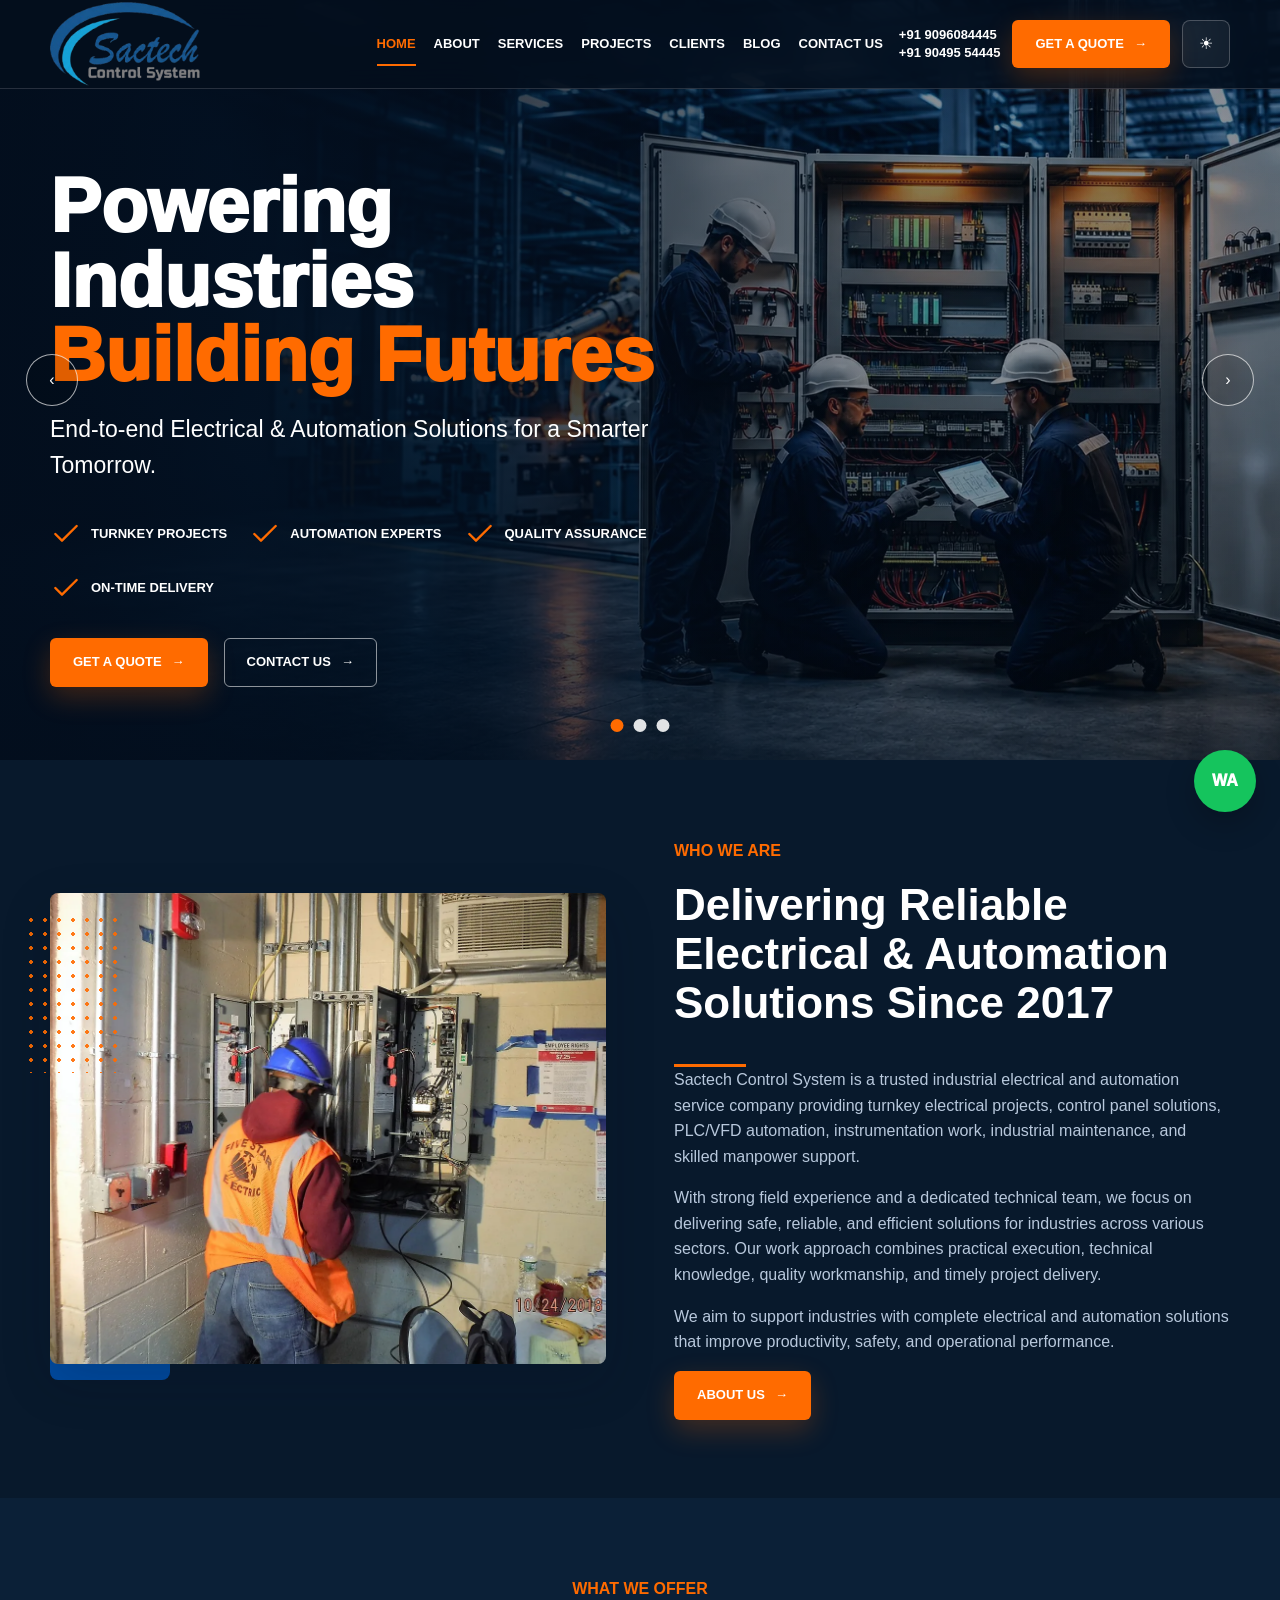
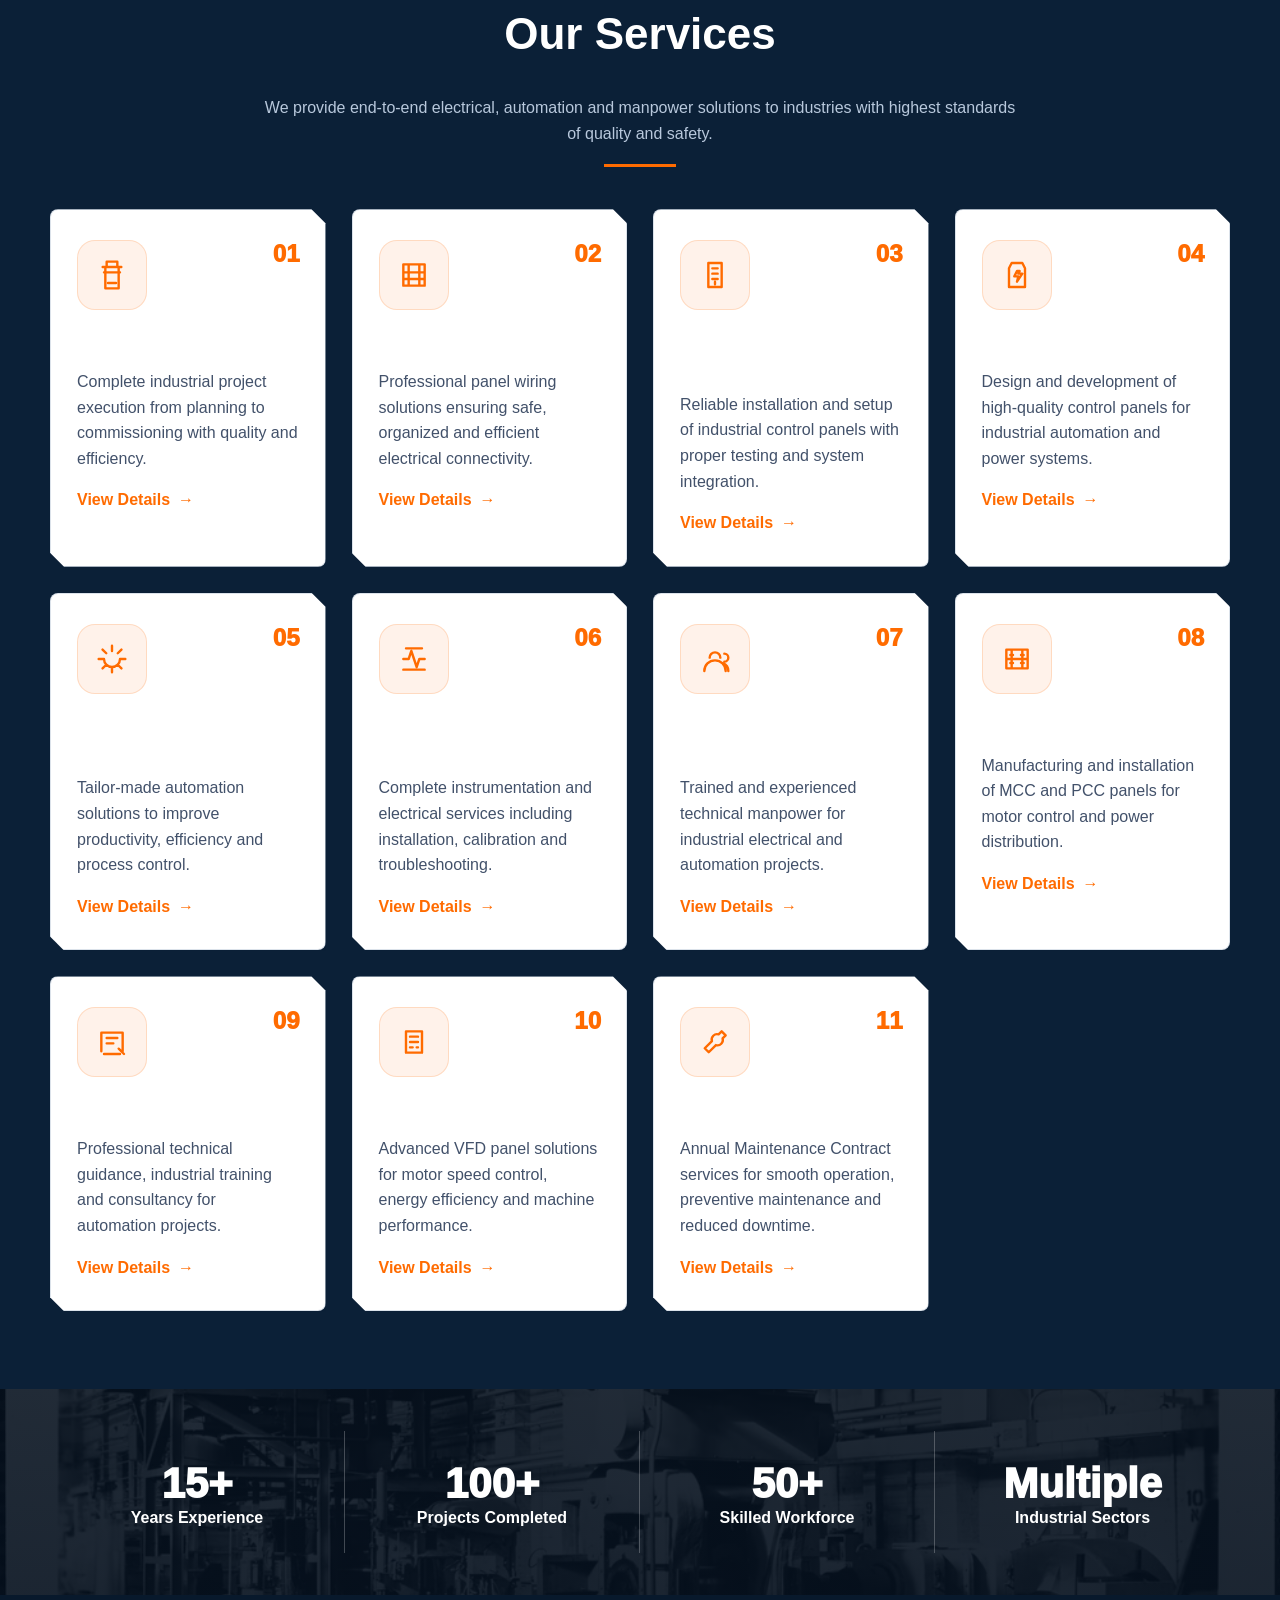
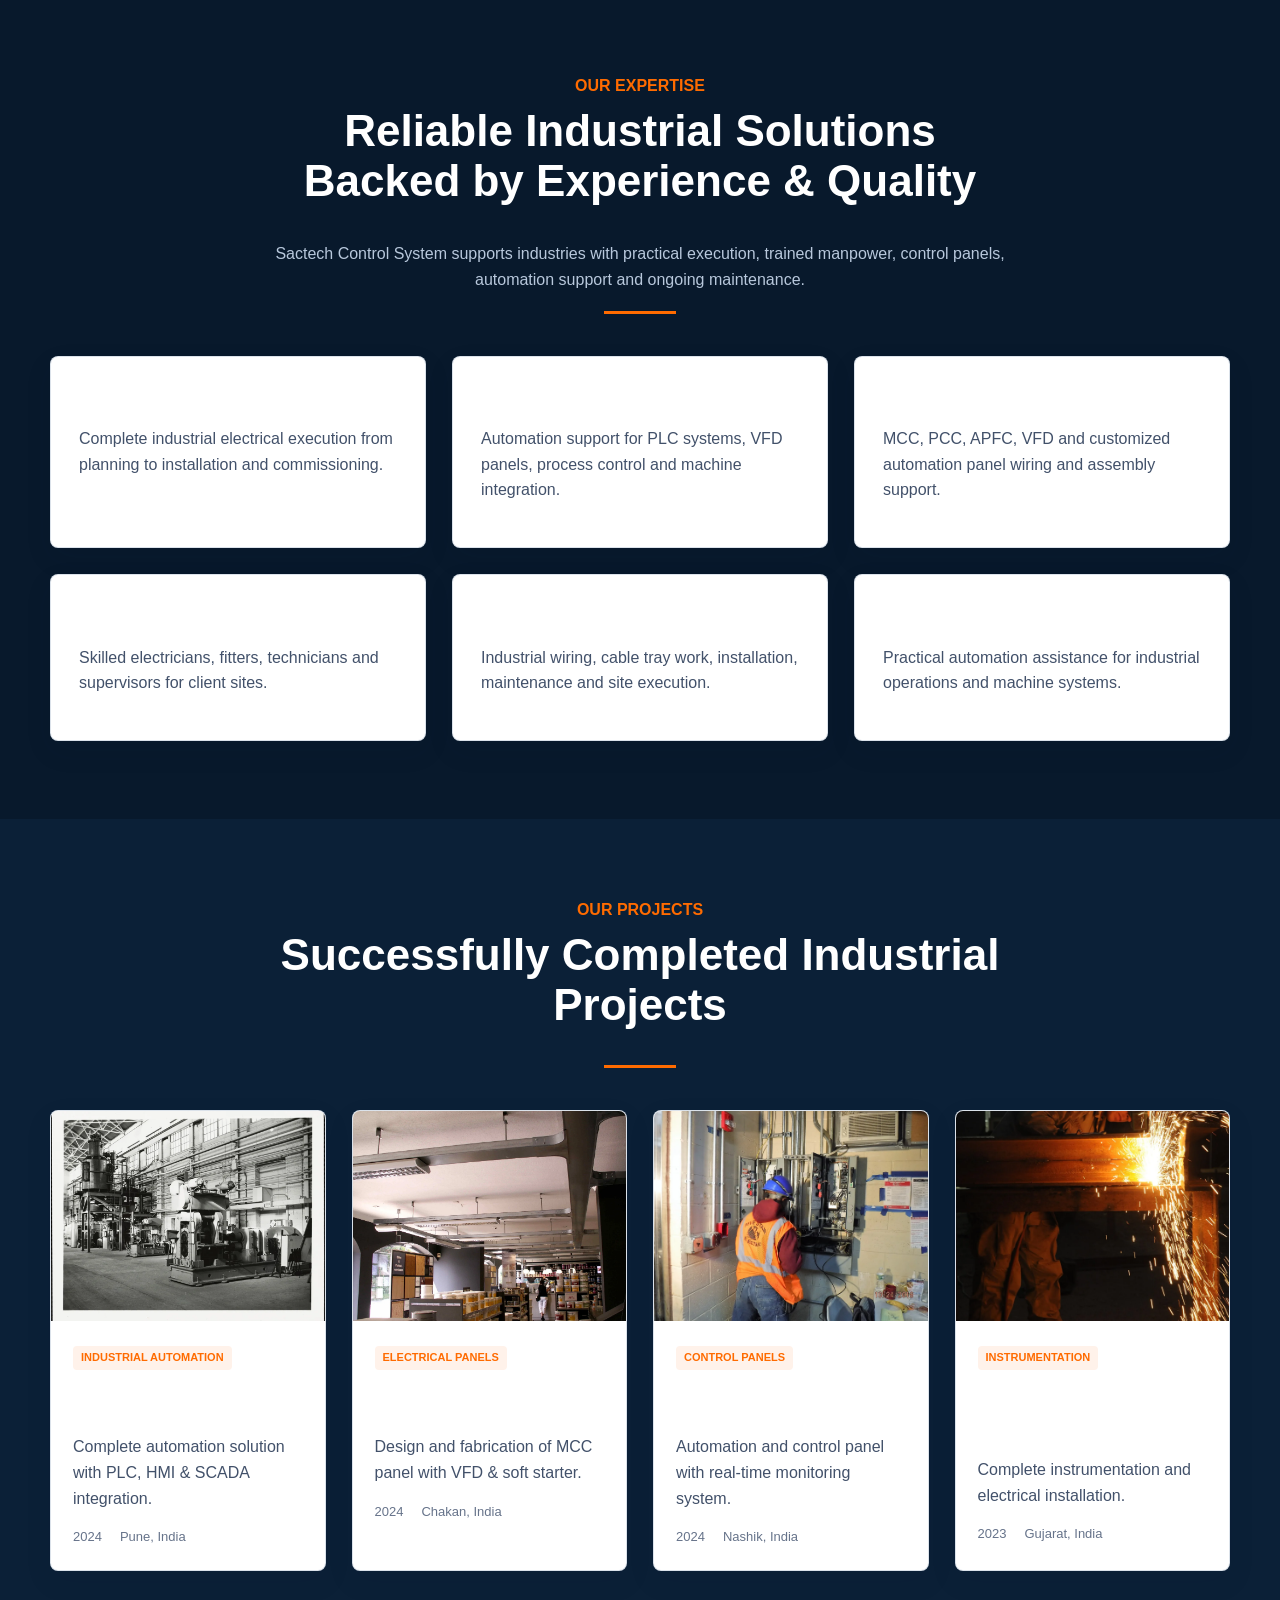
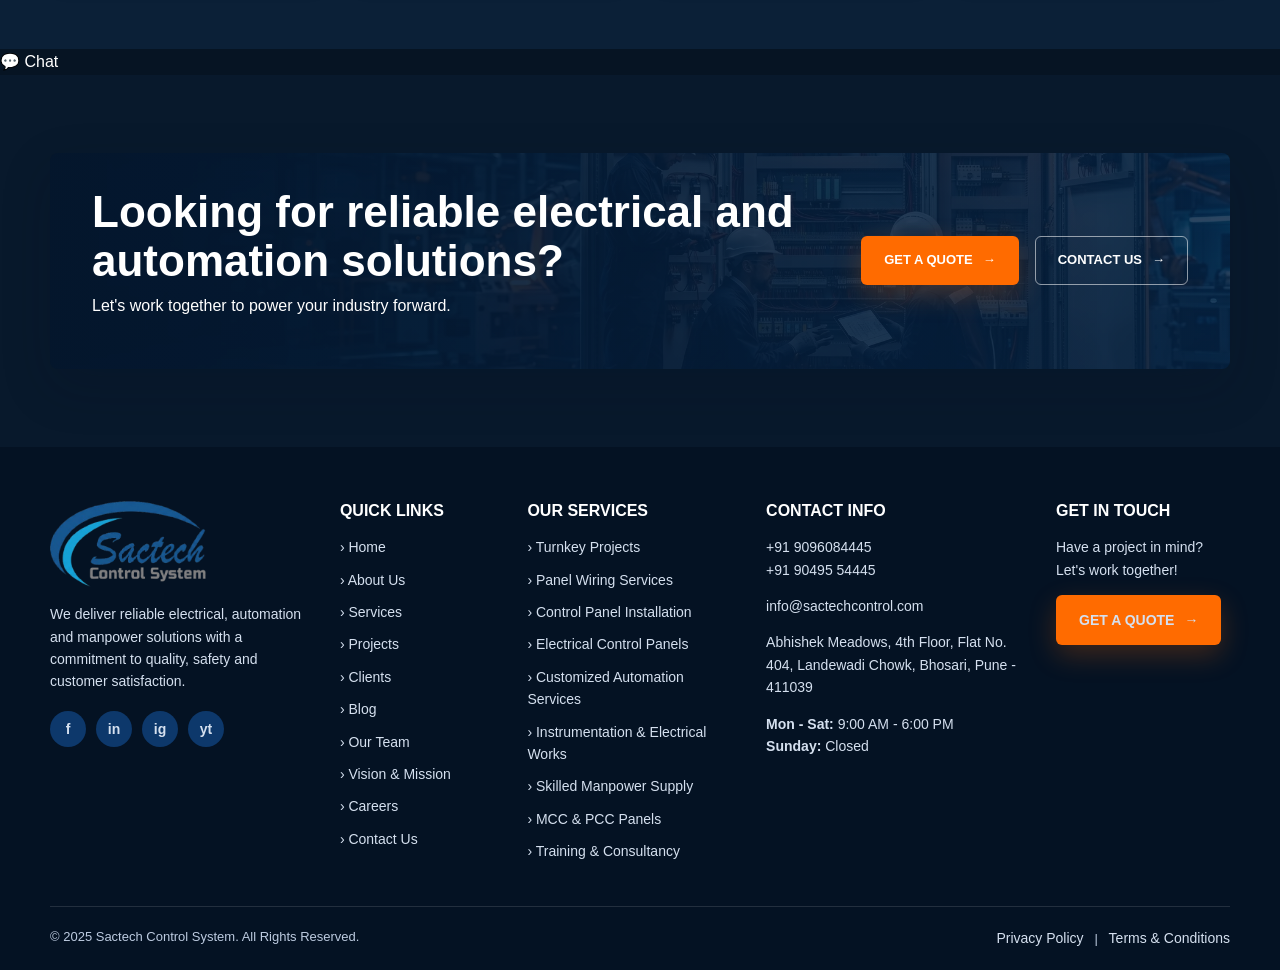
<file: index.html>
<!doctype html>
<html lang="en">
<head>
  <meta charset="utf-8">
  <meta name="viewport" content="width=device-width, initial-scale=1">
  <title>Sactech Control System | Electrical, Automation & Industrial Manpower Solutions</title>
  <meta name="description" content="Sactech Control System provides turnkey electrical projects, automation, control panels, PLC/VFD panels, skilled manpower and industrial maintenance solutions in Pune, India.">
  <meta name="keywords" content="Sactech Control System, electrical automation Pune, control panel installation, VFD panels, MCC PCC panels, industrial manpower, turnkey electrical projects">
  <meta name="robots" content="index, follow">
  <link rel="canonical" href="https://sactechcontrol.com/">
  <meta property="og:title" content="Sactech Control System">
  <meta property="og:description" content="End-to-end Electrical & Automation Solutions for a Smarter Tomorrow.">
  <meta property="og:type" content="website">
  <meta property="og:image" content="assets/images/hero-1.webp">
  <link rel="preload" href="assets/images/hero-1.webp" as="image">
  <link rel="stylesheet" href="assets/css/styles.css">
  <script type="application/ld+json">
  {
    "@context": "https://schema.org",
    "@type": "LocalBusiness",
    "name": "Sactech Control System",
    "image": "https://sactechcontrol.com/assets/images/logo.png",
    "telephone": "+91 9096084445",
    "email": "info@sactechcontrol.com",
    "address": {
      "@type": "PostalAddress",
      "streetAddress": "Abhishek Meadows, 4th Floor, Flat No. 404, Landewadi Chowk, Bhosari",
      "addressLocality": "Pune",
      "postalCode": "411039",
      "addressCountry": "IN"
    },
    "openingHours": "Mo-Sa 09:00-18:00",
    "areaServed": "India",
    "description": "Industrial electrical, automation, control panel, PLC/VFD and technical manpower solutions."
  }
  </script>
</head>




<body data-page="home">
  <div data-site-header></div>

  <main>
    <section class="hero" data-hero-slider aria-label="Sactech Control System hero slider"></section>

    <section class="section">
      <div class="container split">
        <div class="image-stack">
          <img src="assets/images/electrician-panel.webp" alt="Sactech technician checking an electrical control panel" loading="lazy">
        </div>
        <div>
          <p class="eyebrow">Who We Are</p>
          <h2>Delivering Reliable Electrical & Automation Solutions Since 2017</h2>
          <div class="accent-line" style="margin-left:0"></div>
          <p>Sactech Control System is a trusted industrial electrical and automation service company providing turnkey electrical projects, control panel solutions, PLC/VFD automation, instrumentation work, industrial maintenance, and skilled manpower support.</p>
          <p>With strong field experience and a dedicated technical team, we focus on delivering safe, reliable, and efficient solutions for industries across various sectors. Our work approach combines practical execution, technical knowledge, quality workmanship, and timely project delivery.</p>
          <p>We aim to support industries with complete electrical and automation solutions that improve productivity, safety, and operational performance.</p>
          <a class="btn" href="about.html">About Us <span>→</span></a>
        </div>
      </div>
    </section>

    <section class="section alt">
      <div class="container">
        <div class="section-head">
          <p class="eyebrow">What We Offer</p>
          <h2>Our Services</h2>
          <p>We provide end-to-end electrical, automation and manpower solutions to industries with highest standards of quality and safety.</p>
          <div class="accent-line"></div>
        </div>
        <div class="card-grid" data-service-grid></div>
      </div>
    </section>

    <section class="stats-band">
      <div class="container stats">
        <div class="stat"><span class="num" data-count="15" data-suffix="+">0+</span><span class="label">Years Experience</span></div>
        <div class="stat"><span class="num" data-count="100" data-suffix="+">0+</span><span class="label">Projects Completed</span></div>
        <div class="stat"><span class="num" data-count="50" data-suffix="+">0+</span><span class="label">Skilled Workforce</span></div>
        <div class="stat"><span class="num">Multiple</span><span class="label">Industrial Sectors</span></div>
      </div>
    </section>

    <section class="section">
      <div class="container">
        <div class="section-head">
          <p class="eyebrow">Our Expertise</p>
          <h2>Reliable Industrial Solutions Backed by Experience & Quality</h2>
          <p>Sactech Control System supports industries with practical execution, trained manpower, control panels, automation support and ongoing maintenance.</p>
          <div class="accent-line"></div>
        </div>
        <div class="card-grid three">
          <div class="info-card" style="padding:28px"><h3>Turnkey Electrical Projects</h3><p>Complete industrial electrical execution from planning to installation and commissioning.</p></div>
          <div class="info-card" style="padding:28px"><h3>PLC / VFD Automation</h3><p>Automation support for PLC systems, VFD panels, process control and machine integration.</p></div>
          <div class="info-card" style="padding:28px"><h3>Control Panel Solutions</h3><p>MCC, PCC, APFC, VFD and customized automation panel wiring and assembly support.</p></div>
          <div class="info-card" style="padding:28px"><h3>Industrial Manpower Supply</h3><p>Skilled electricians, fitters, technicians and supervisors for client sites.</p></div>
          <div class="info-card" style="padding:28px"><h3>Electrical Contracting</h3><p>Industrial wiring, cable tray work, installation, maintenance and site execution.</p></div>
          <div class="info-card" style="padding:28px"><h3>Automation Services</h3><p>Practical automation assistance for industrial operations and machine systems.</p></div>
        </div>
      </div>
    </section>

    <section class="section alt">
      <div class="container">
        <div class="section-head">
          <p class="eyebrow">Our Projects</p>
          <h2>Successfully Completed Industrial Projects</h2>
          <div class="accent-line"></div>
        </div>
        <div class="card-grid" data-project-grid data-limit="4"></div>
      </div>
    </section>


<!-- Floating Chat Button -->
<div id="chat-float-btn" onclick="toggleChat()">
  💬 Chat
</div>



    <section class="section">
      <div class="container cta">
        <div>
          <h2>Looking for reliable electrical and automation solutions?</h2>
          <p>Let's work together to power your industry forward.</p>
        </div>
        <div class="cta-actions">
          <a class="btn" href="contact.html#quote">Get A Quote <span>→</span></a>
          <a class="btn secondary" href="contact.html">Contact Us <span>→</span></a>
        </div>
      </div>
    </section>
  </main>





   











  <div data-site-footer></div>
  <script src="assets/js/main.js"></script>

</body>
</html>
</file>
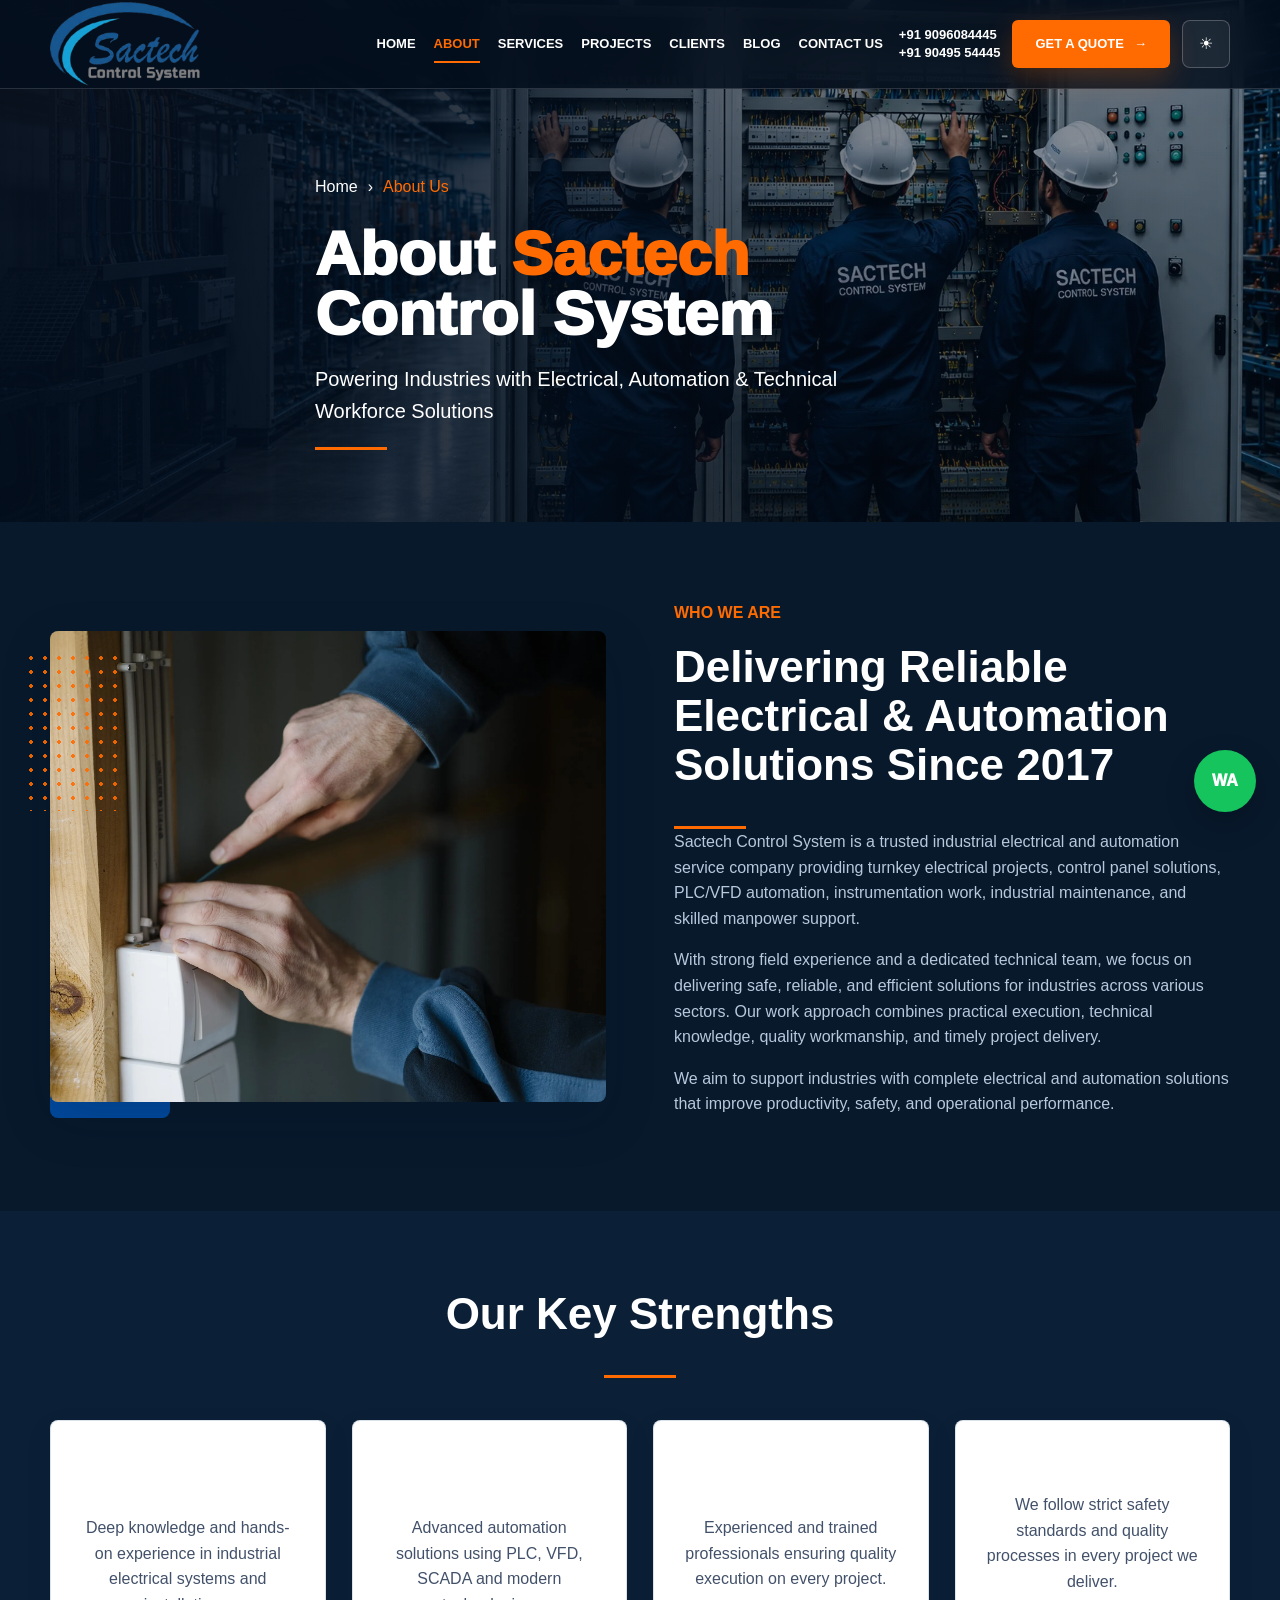
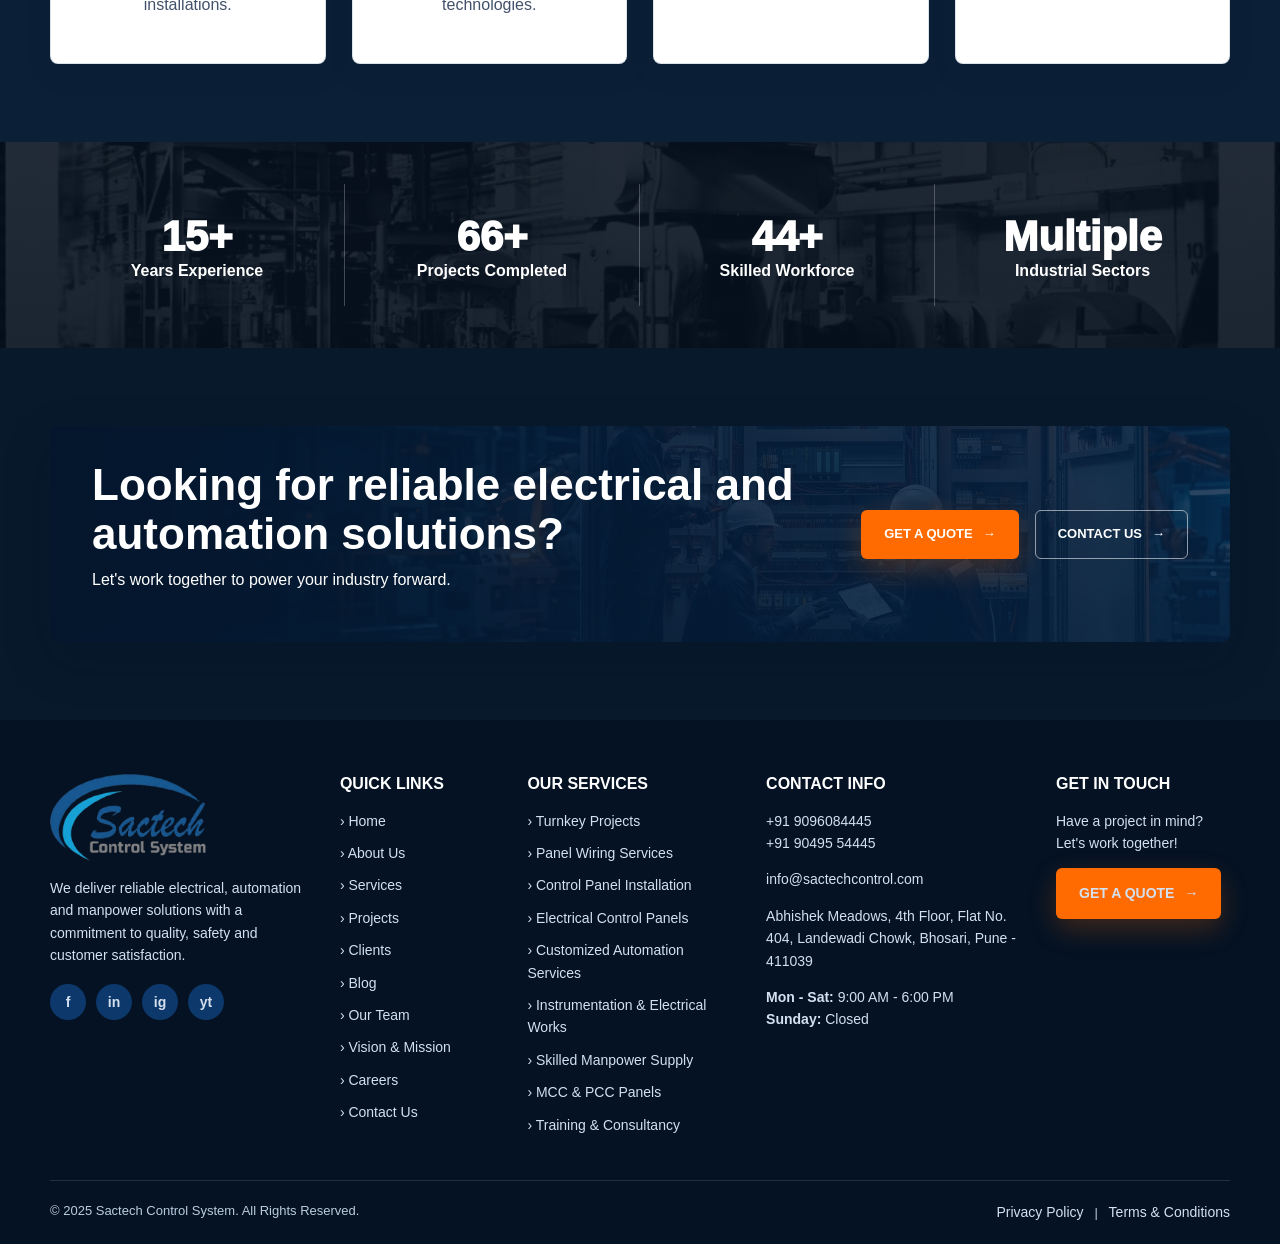
<file: about.html>
<!doctype html>
<html lang="en">
<head>
  <meta charset="utf-8">
  <meta name="viewport" content="width=device-width, initial-scale=1">
  <title>About Sactech Control System | Electrical & Automation Company</title>
  <meta name="description" content="Learn about Sactech Control System, a trusted industrial electrical and automation service company delivering reliable solutions since 2017.">
  <link rel="canonical" href="https://sactechcontrol.com/about.html">
  <link rel="stylesheet" href="assets/css/styles.css">
</head>
<body data-page="about">
  <div data-site-header></div>
  <main>
    <section class="page-hero" data-bg="hero-2.webp">
      <div class="container page-hero-copy">
        <div class="breadcrumb"><a href="index.html">Home</a><span>›</span><span>About Us</span></div>
        <h1>About <span class="text-orange">Sactech</span><br>Control System</h1>
        <p class="lead">Powering Industries with Electrical, Automation & Technical Workforce Solutions</p>
        <div class="accent-line" style="margin-left:0"></div>
      </div>
    </section>
    <section class="section">
      <div class="container split">
        <div class="image-stack"><img src="assets/images/electrical-worker.webp" alt="Industrial electrical engineer inspecting panels" loading="lazy"></div>
        <div>
          <p class="eyebrow">Who We Are</p>
          <h2>Delivering Reliable Electrical & Automation Solutions Since 2017</h2>
          <div class="accent-line" style="margin-left:0"></div>
          <p>Sactech Control System is a trusted industrial electrical and automation service company providing turnkey electrical projects, control panel solutions, PLC/VFD automation, instrumentation work, industrial maintenance, and skilled manpower support.</p>
          <p>With strong field experience and a dedicated technical team, we focus on delivering safe, reliable, and efficient solutions for industries across various sectors. Our work approach combines practical execution, technical knowledge, quality workmanship, and timely project delivery.</p>
          <p>We aim to support industries with complete electrical and automation solutions that improve productivity, safety, and operational performance.</p>
        </div>
      </div>
    </section>
    <section class="section alt">
      <div class="container">
        <div class="section-head">
          <h2>Our Key Strengths</h2>
          <div class="accent-line"></div>
        </div>
        <div class="card-grid">
          <div class="info-card" style="padding:30px;text-align:center"><h3>Industrial Electrical Expertise</h3><p>Deep knowledge and hands-on experience in industrial electrical systems and installations.</p></div>
          <div class="info-card" style="padding:30px;text-align:center"><h3>Automation & Control Solutions</h3><p>Advanced automation solutions using PLC, VFD, SCADA and modern technologies.</p></div>
          <div class="info-card" style="padding:30px;text-align:center"><h3>Skilled Technical Manpower</h3><p>Experienced and trained professionals ensuring quality execution on every project.</p></div>
          <div class="info-card" style="padding:30px;text-align:center"><h3>Safety & Quality Focus</h3><p>We follow strict safety standards and quality processes in every project we deliver.</p></div>
        </div>
      </div>
    </section>
    <section class="stats-band">
      <div class="container stats">
        <div class="stat"><span class="num" data-count="15" data-suffix="+">0+</span><span class="label">Years Experience</span></div>
        <div class="stat"><span class="num" data-count="100" data-suffix="+">0+</span><span class="label">Projects Completed</span></div>
        <div class="stat"><span class="num" data-count="50" data-suffix="+">0+</span><span class="label">Skilled Workforce</span></div>
        <div class="stat"><span class="num">Multiple</span><span class="label">Industrial Sectors</span></div>
      </div>
    </section>
    <section class="section">
      <div class="container cta">
        <div><h2>Looking for reliable electrical and automation solutions?</h2><p>Let's work together to power your industry forward.</p></div>
        <div class="cta-actions"><a class="btn" href="contact.html#quote">Get A Quote <span>→</span></a><a class="btn secondary" href="contact.html">Contact Us <span>→</span></a></div>
      </div>
    </section>
  </main>
  <div data-site-footer></div>
  <script src="assets/js/main.js"></script>
</body>
</html>
</file>
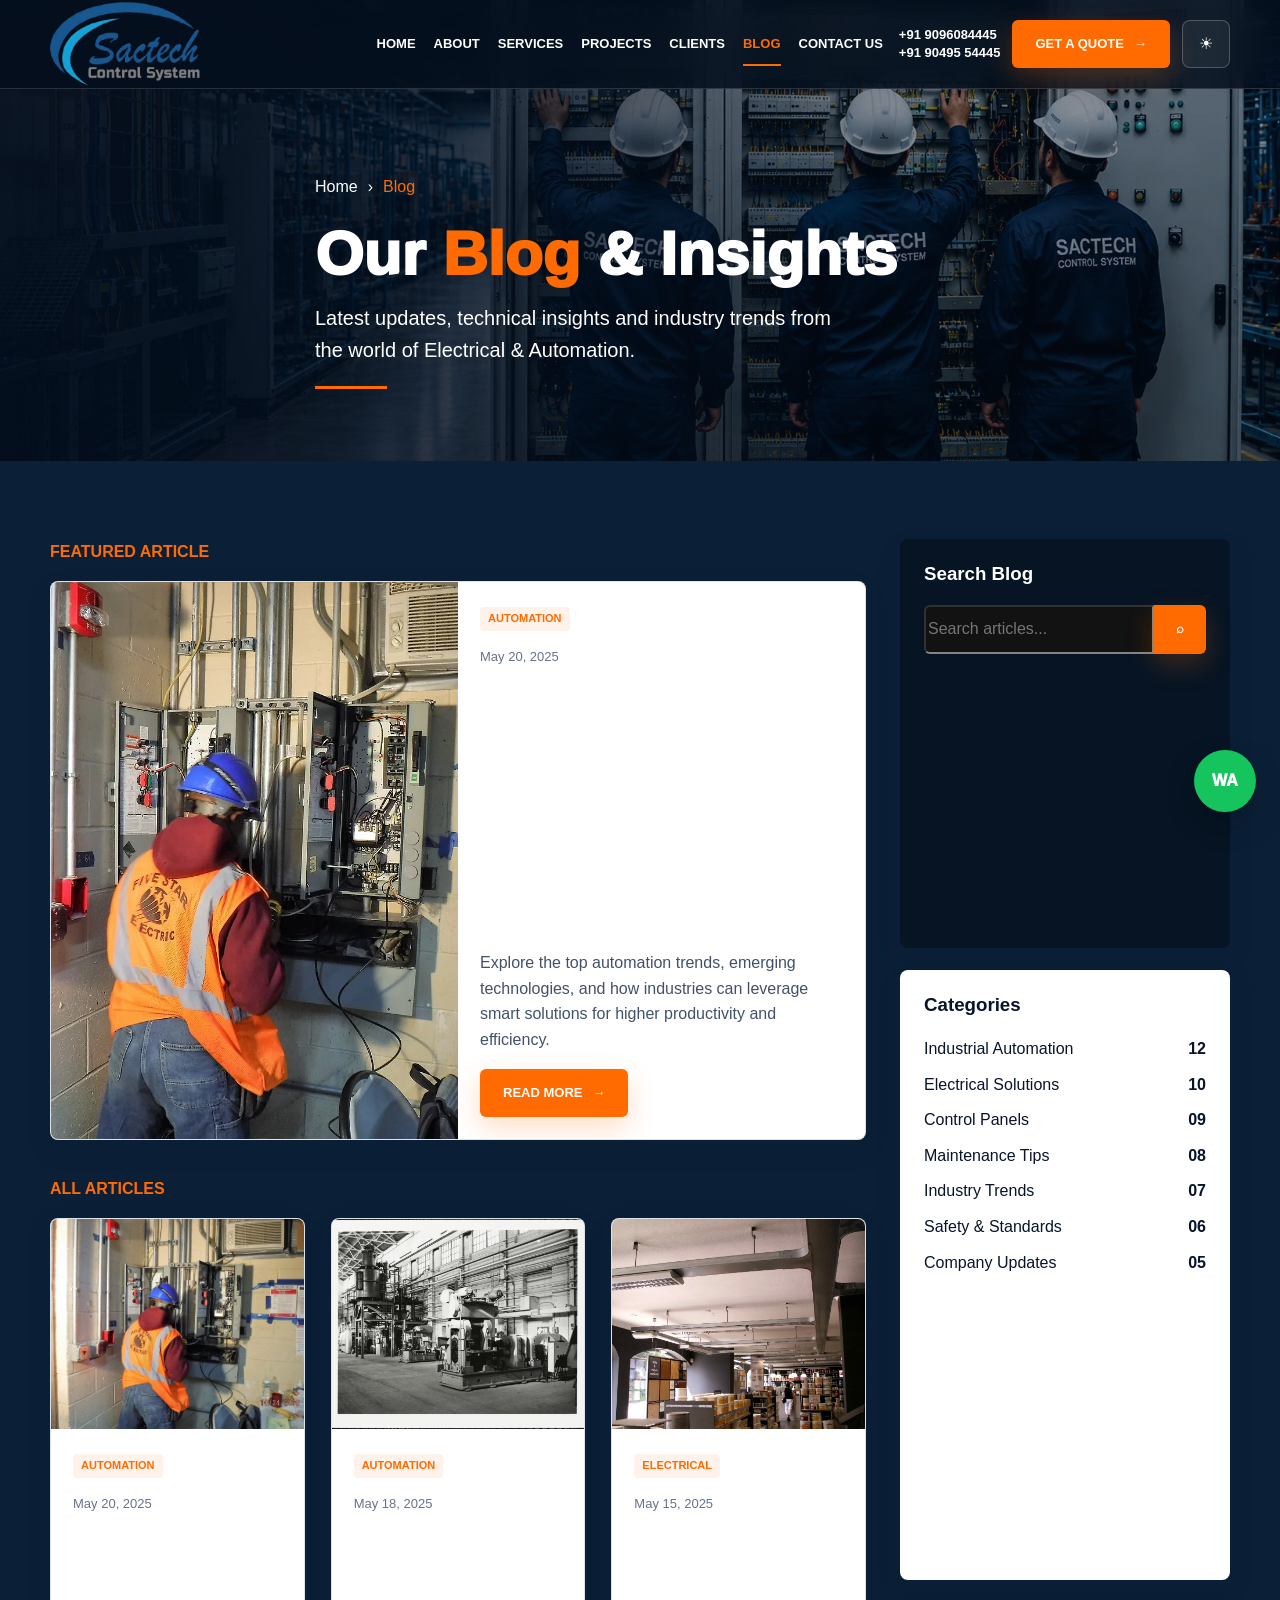
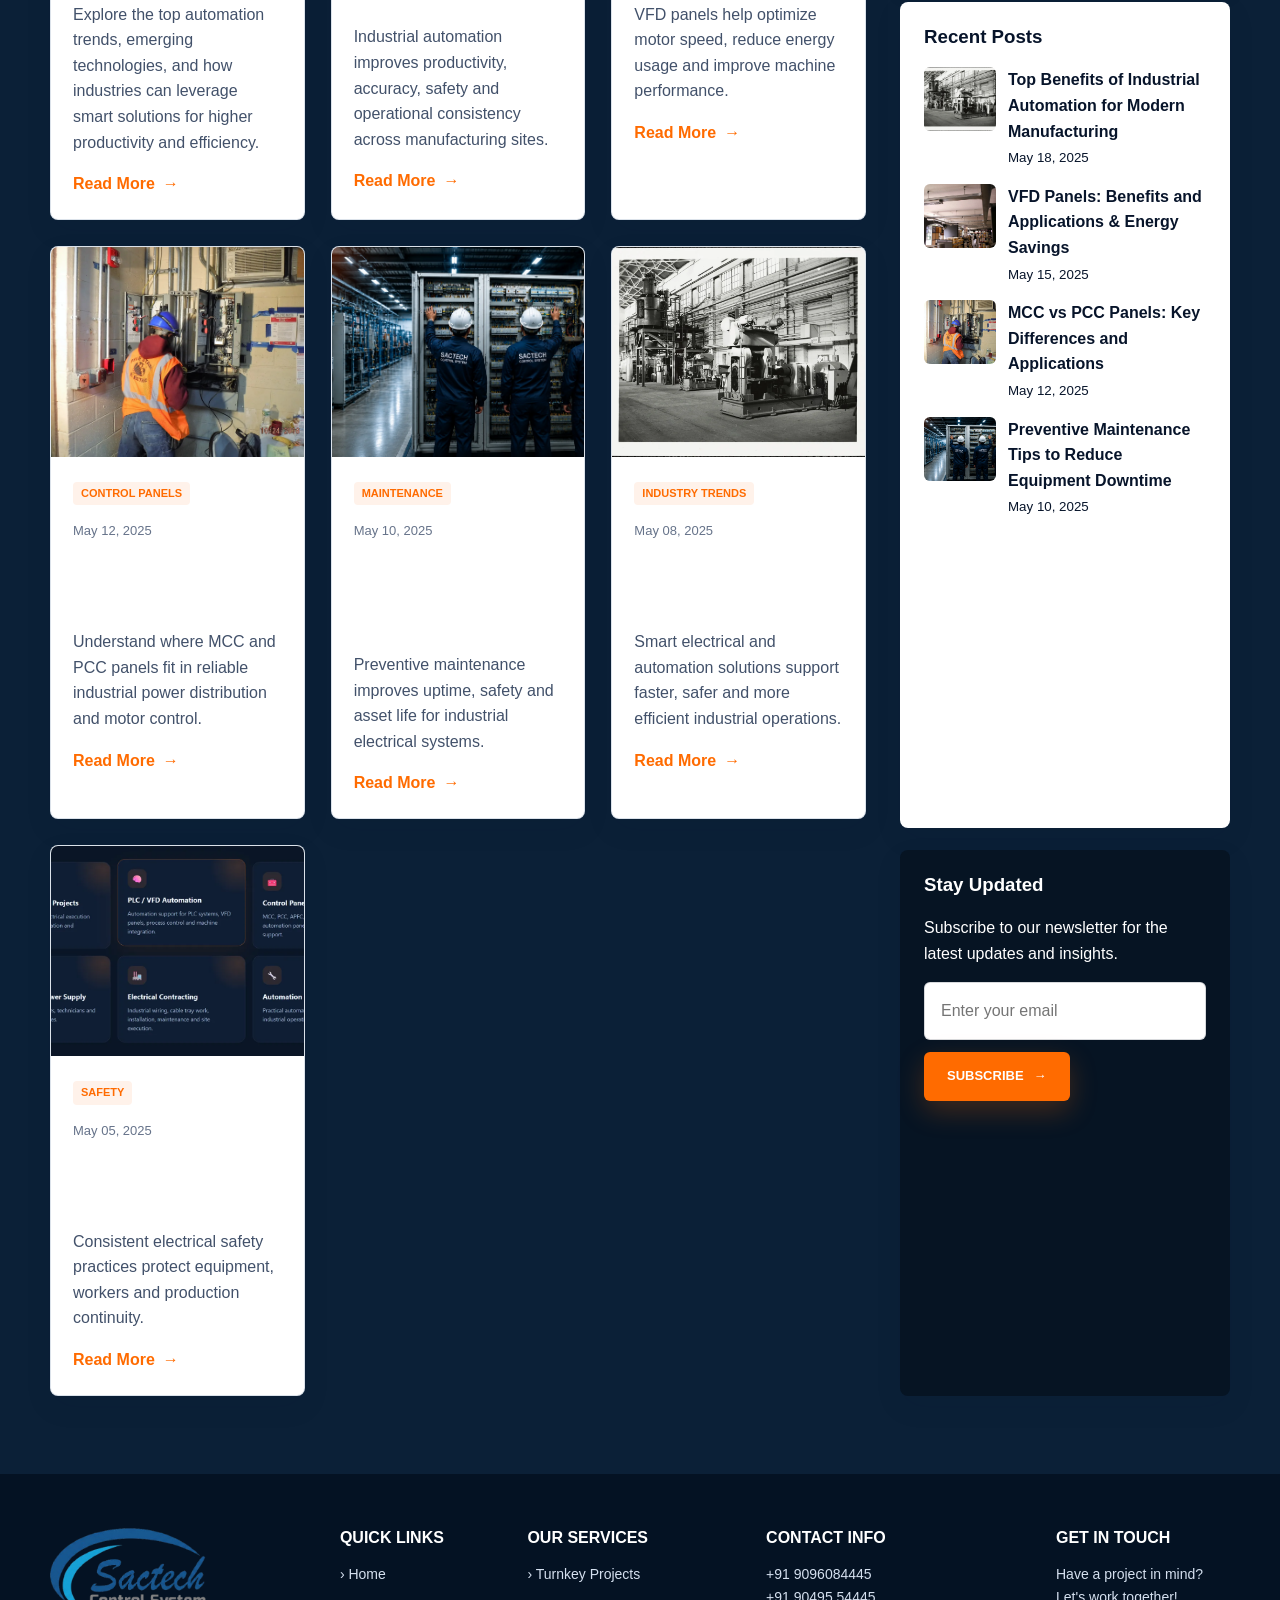
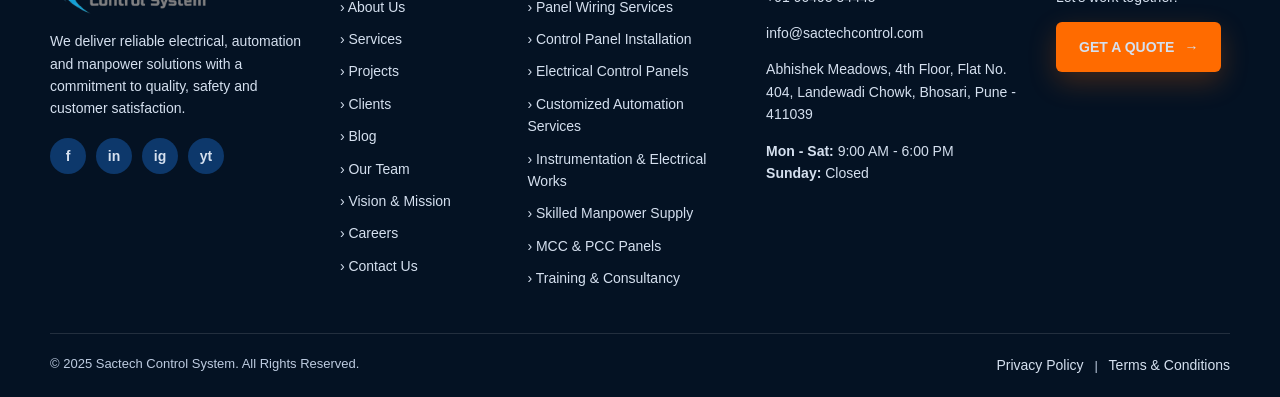
<file: blog.html>
<!doctype html>
<html lang="en">
<head>
  <meta charset="utf-8">
  <meta name="viewport" content="width=device-width, initial-scale=1">
  <title>Blog & Insights | Sactech Control System</title>
  <meta name="description" content="Latest updates, technical insights and industry trends from the world of electrical and automation by Sactech Control System.">
  <link rel="canonical" href="https://sactechcontrol.com/blog.html">
  <link rel="stylesheet" href="assets/css/styles.css">
</head>
<body data-page="blog">
  <div data-site-header></div>
  <main>
    <section class="page-hero compact" data-bg="hero-2.webp">
      <div class="container page-hero-copy">
        <div class="breadcrumb"><a href="index.html">Home</a><span>›</span><span>Blog</span></div>
        <h1>Our <span class="text-orange">Blog</span> & Insights</h1>
        <p class="lead">Latest updates, technical insights and industry trends from the world of Electrical & Automation.</p>
        <div class="accent-line" style="margin-left:0"></div>
      </div>
    </section>
    <section class="section alt">
      <div class="container blog-layout">
        <div>
          <p class="eyebrow">Featured Article</p>
          <article class="blog-card featured-blog">
            <img src="assets/images/electrician-panel.webp" alt="The Future of Industrial Automation" loading="lazy">
            <div class="blog-body">
              <span class="tag">Automation</span>
              <div class="meta"><span>May 20, 2025</span></div>
              <h2>The Future of Industrial Automation: Trends Shaping 2025</h2>
              <p>Explore the top automation trends, emerging technologies, and how industries can leverage smart solutions for higher productivity and efficiency.</p>
              <a class="btn" href="#post-1" data-open-modal="blog-1">Read More <span>→</span></a>
            </div>
          </article>
          <p class="eyebrow">All Articles</p>
          <div class="card-grid three" data-blog-grid></div>
        </div>
        <aside class="sidebar">
          <div class="side-box" style="background:#061423;color:#fff">
            <h3 style="color:#fff">Search Blog</h3>
            <form class="search-box" onsubmit="event.preventDefault(); document.querySelector('[data-blog-grid]').scrollIntoView({behavior:'smooth'});">
              <input type="search" placeholder="Search articles..." aria-label="Search articles">
              <button class="btn" type="submit">⌕</button>
            </form>
          </div>
          <div class="side-box">
            <h3>Categories</h3>
            <ul class="category-list">
              <li>Industrial Automation <strong style="float:right">12</strong></li>
              <li>Electrical Solutions <strong style="float:right">10</strong></li>
              <li>Control Panels <strong style="float:right">09</strong></li>
              <li>Maintenance Tips <strong style="float:right">08</strong></li>
              <li>Industry Trends <strong style="float:right">07</strong></li>
              <li>Safety & Standards <strong style="float:right">06</strong></li>
              <li>Company Updates <strong style="float:right">05</strong></li>
            </ul>
          </div>
          <div class="side-box">
            <h3>Recent Posts</h3>
            <div data-recent-posts></div>
          </div>
          <div class="side-box" style="background:#061423;color:#fff">
            <h3 style="color:#fff">Stay Updated</h3>
            <p>Subscribe to our newsletter for the latest updates and insights.</p>
            <form class="newsletter" data-newsletter>
              <input name="email" type="email" placeholder="Enter your email" required>
              <button class="btn" type="submit" style="margin-top:12px">Subscribe <span>→</span></button>
            </form>
          </div>
        </aside>
      </div>
    </section>
  </main>
  <div data-site-footer></div>
  <script src="assets/js/main.js"></script>
</body>
</html>
</file>
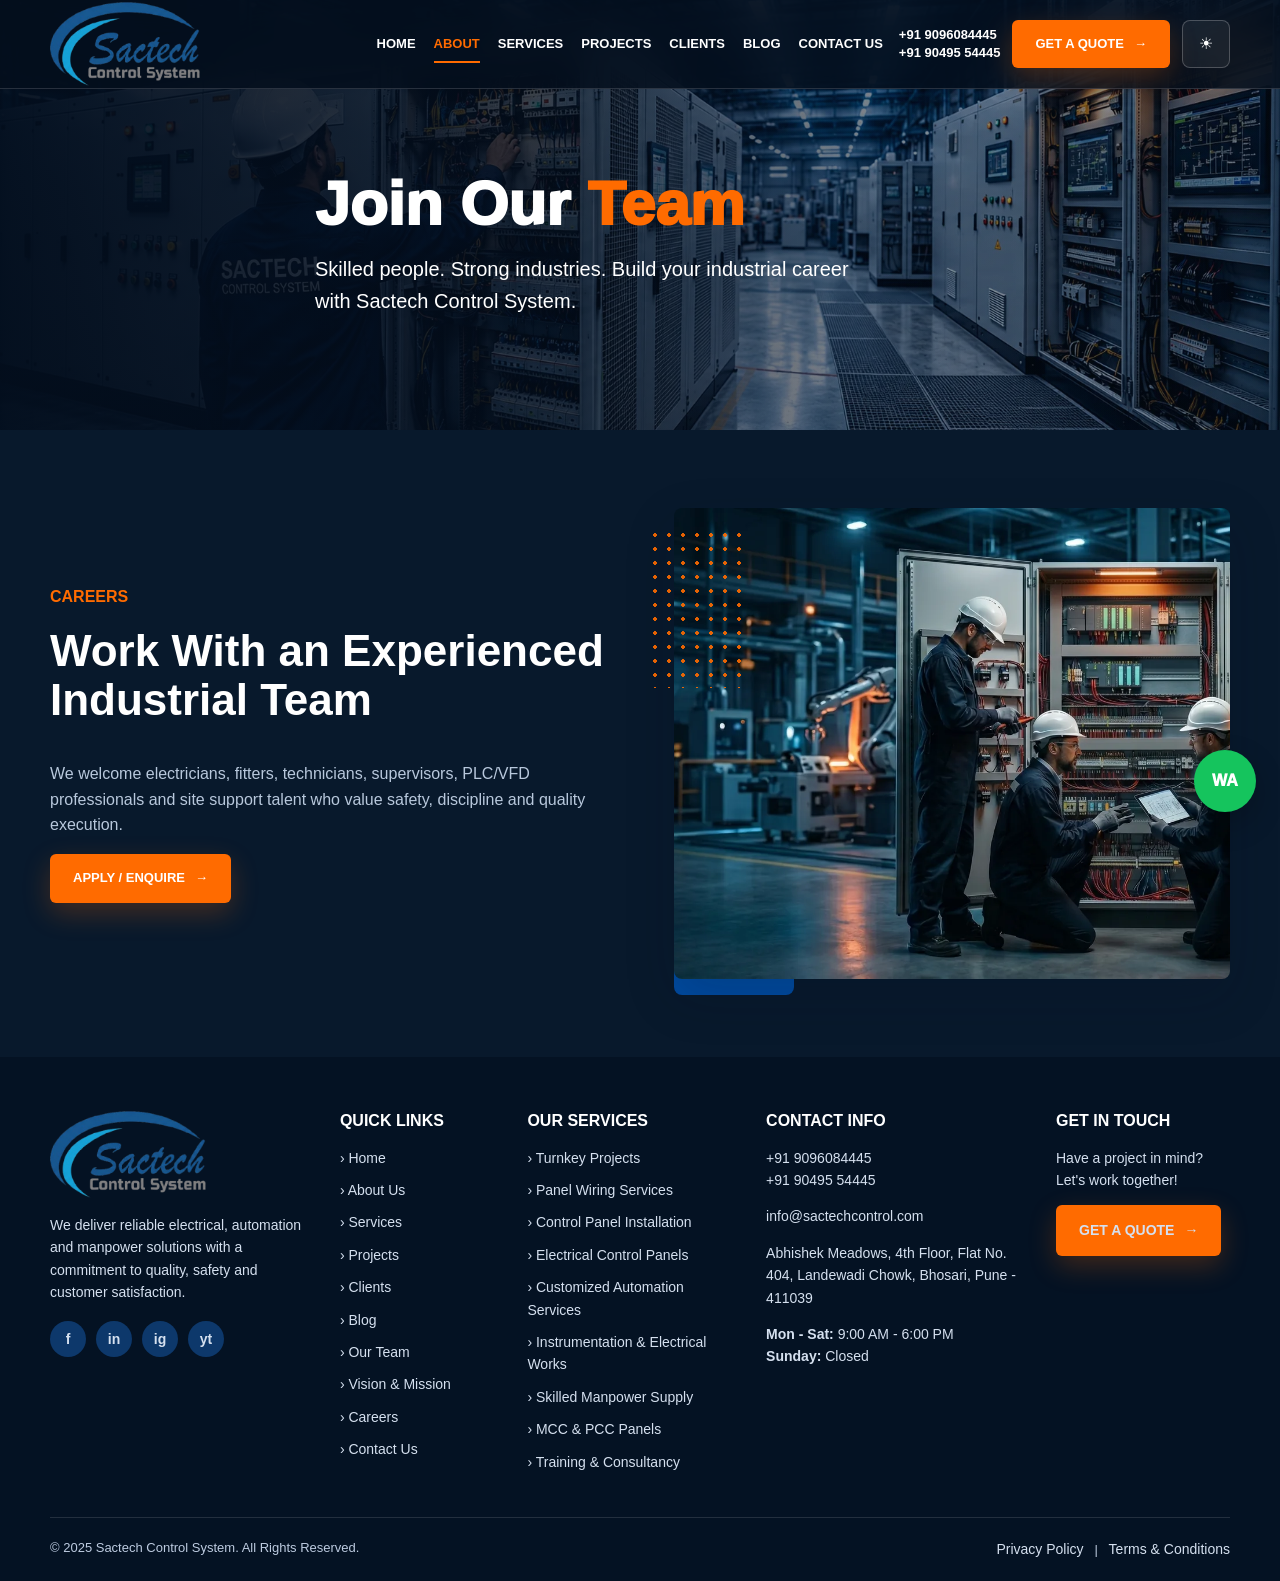
<file: careers.html>
<!doctype html>
<html lang="en">
<head>
  <meta charset="utf-8">
  <meta name="viewport" content="width=device-width, initial-scale=1">
  <title>Careers | Sactech Control System</title>
  <meta name="description" content="Join Sactech Control System for industrial electrical, automation and technical manpower opportunities.">
  <link rel="stylesheet" href="assets/css/styles.css">
</head>
<body data-page="about">
  <div data-site-header></div>
  <main>
    <section class="page-hero compact" data-bg="hero-3.webp"><div class="container page-hero-copy"><h1>Join Our <span class="text-orange">Team</span></h1><p class="lead">Skilled people. Strong industries. Build your industrial career with Sactech Control System.</p></div></section>
    <section class="section"><div class="container split"><div><p class="eyebrow">Careers</p><h2>Work With an Experienced Industrial Team</h2><p>We welcome electricians, fitters, technicians, supervisors, PLC/VFD professionals and site support talent who value safety, discipline and quality execution.</p><a class="btn" href="contact.html#quote">Apply / Enquire <span>→</span></a></div><div class="image-stack"><img src="assets/images/team-wide.webp" alt="Sactech team working at an industrial control panel" loading="lazy"></div></div></section>
  </main>
  <div data-site-footer></div>
  <script src="assets/js/main.js"></script>
</body>
</html>
</file>
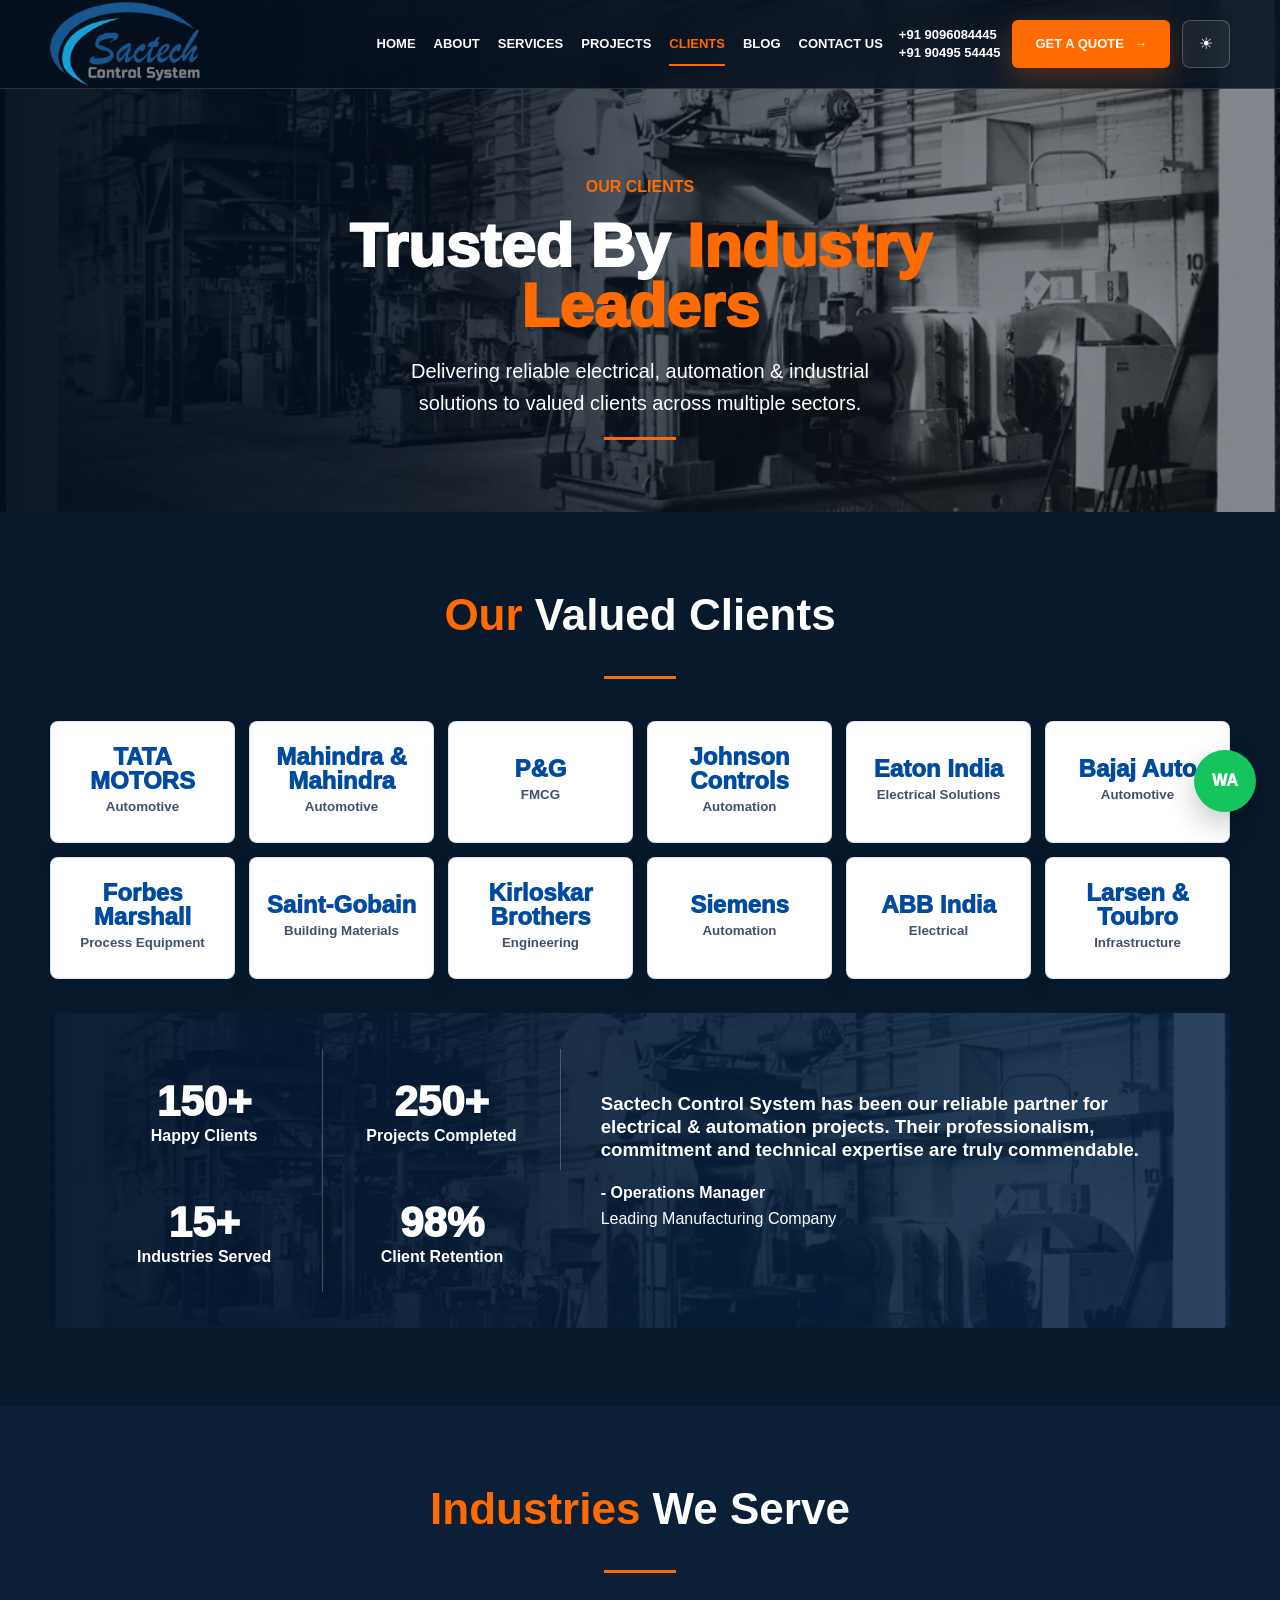
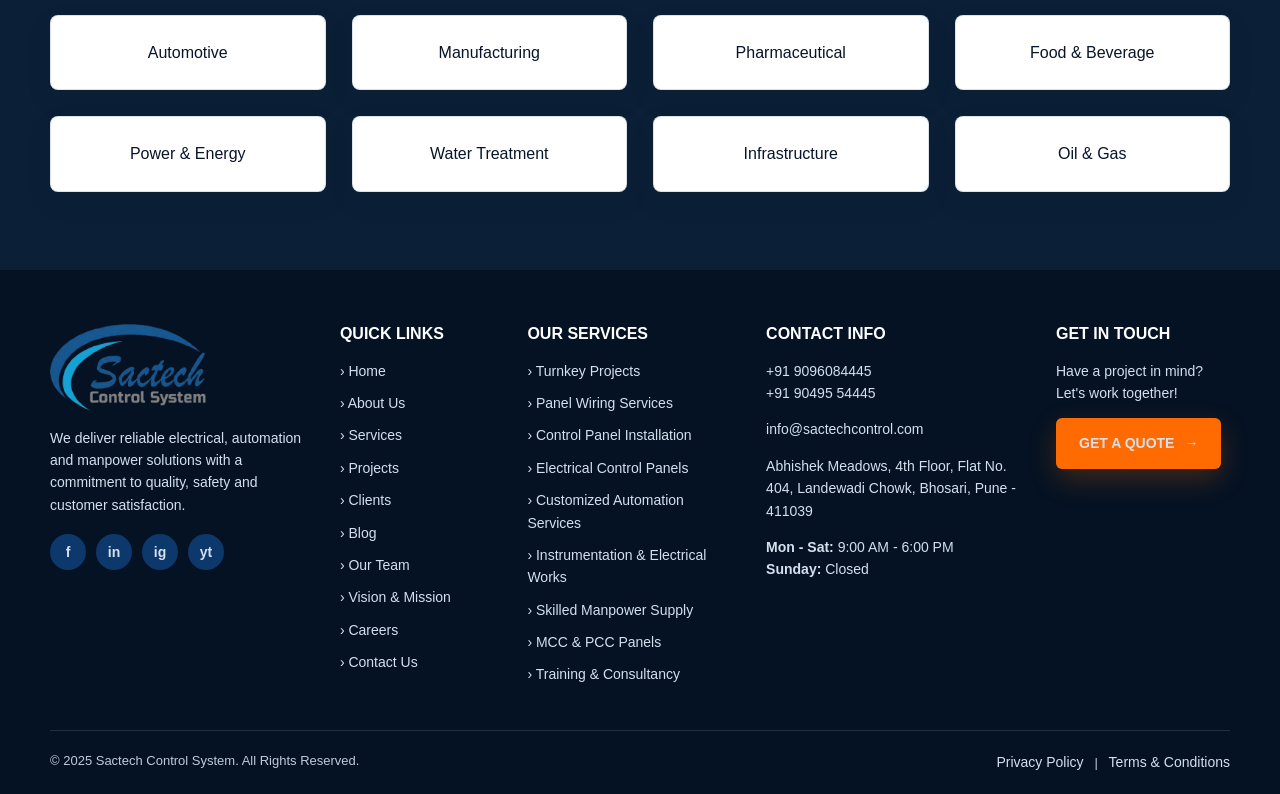
<file: clients.html>
<!doctype html>
<html lang="en">
<head>
  <meta charset="utf-8">
  <meta name="viewport" content="width=device-width, initial-scale=1">
  <title>Clients | Sactech Control System</title>
  <meta name="description" content="Sactech Control System is trusted by industry leaders across automotive, manufacturing, FMCG, automation, electrical and infrastructure sectors.">
  <link rel="canonical" href="https://sactechcontrol.com/clients.html">
  <link rel="stylesheet" href="assets/css/styles.css">
</head>
<body data-page="clients">
  <div data-site-header></div>
  <main>
    <section class="page-hero compact" data-bg="factory-machinery.webp">
      <div class="container page-hero-copy" style="text-align:center;margin:auto">
        <p class="eyebrow">Our Clients</p>
        <h1>Trusted By <span class="text-orange">Industry Leaders</span></h1>
        <p class="lead" style="margin:auto">Delivering reliable electrical, automation & industrial solutions to valued clients across multiple sectors.</p>
        <div class="accent-line"></div>
      </div>
    </section>
    <section class="section">
      <div class="container">
        <div class="section-head"><h2><span class="text-orange">Our</span> Valued Clients</h2><div class="accent-line"></div></div>
        <div class="client-grid" data-client-grid></div>
        <div class="testimonial" style="margin-top:34px">
          <div class="stats" style="grid-template-columns:repeat(2,1fr)"><div class="stat"><span class="num">150+</span><span class="label">Happy Clients</span></div><div class="stat"><span class="num">250+</span><span class="label">Projects Completed</span></div><div class="stat"><span class="num">15+</span><span class="label">Industries Served</span></div><div class="stat"><span class="num">98%</span><span class="label">Client Retention</span></div></div>
          <div><h3>Sactech Control System has been our reliable partner for electrical & automation projects. Their professionalism, commitment and technical expertise are truly commendable.</h3><p><strong>- Operations Manager</strong><br>Leading Manufacturing Company</p></div>
        </div>
      </div>
    </section>
    <section class="section alt"><div class="container"><div class="section-head"><h2><span class="text-orange">Industries</span> We Serve</h2><div class="accent-line"></div></div><div class="card-grid"><div class="info-card" style="padding:24px;text-align:center">Automotive</div><div class="info-card" style="padding:24px;text-align:center">Manufacturing</div><div class="info-card" style="padding:24px;text-align:center">Pharmaceutical</div><div class="info-card" style="padding:24px;text-align:center">Food & Beverage</div><div class="info-card" style="padding:24px;text-align:center">Power & Energy</div><div class="info-card" style="padding:24px;text-align:center">Water Treatment</div><div class="info-card" style="padding:24px;text-align:center">Infrastructure</div><div class="info-card" style="padding:24px;text-align:center">Oil & Gas</div></div></div></section>
  </main>
  <div data-site-footer></div>
  <script src="assets/js/main.js"></script>
</body>
</html>
</file>
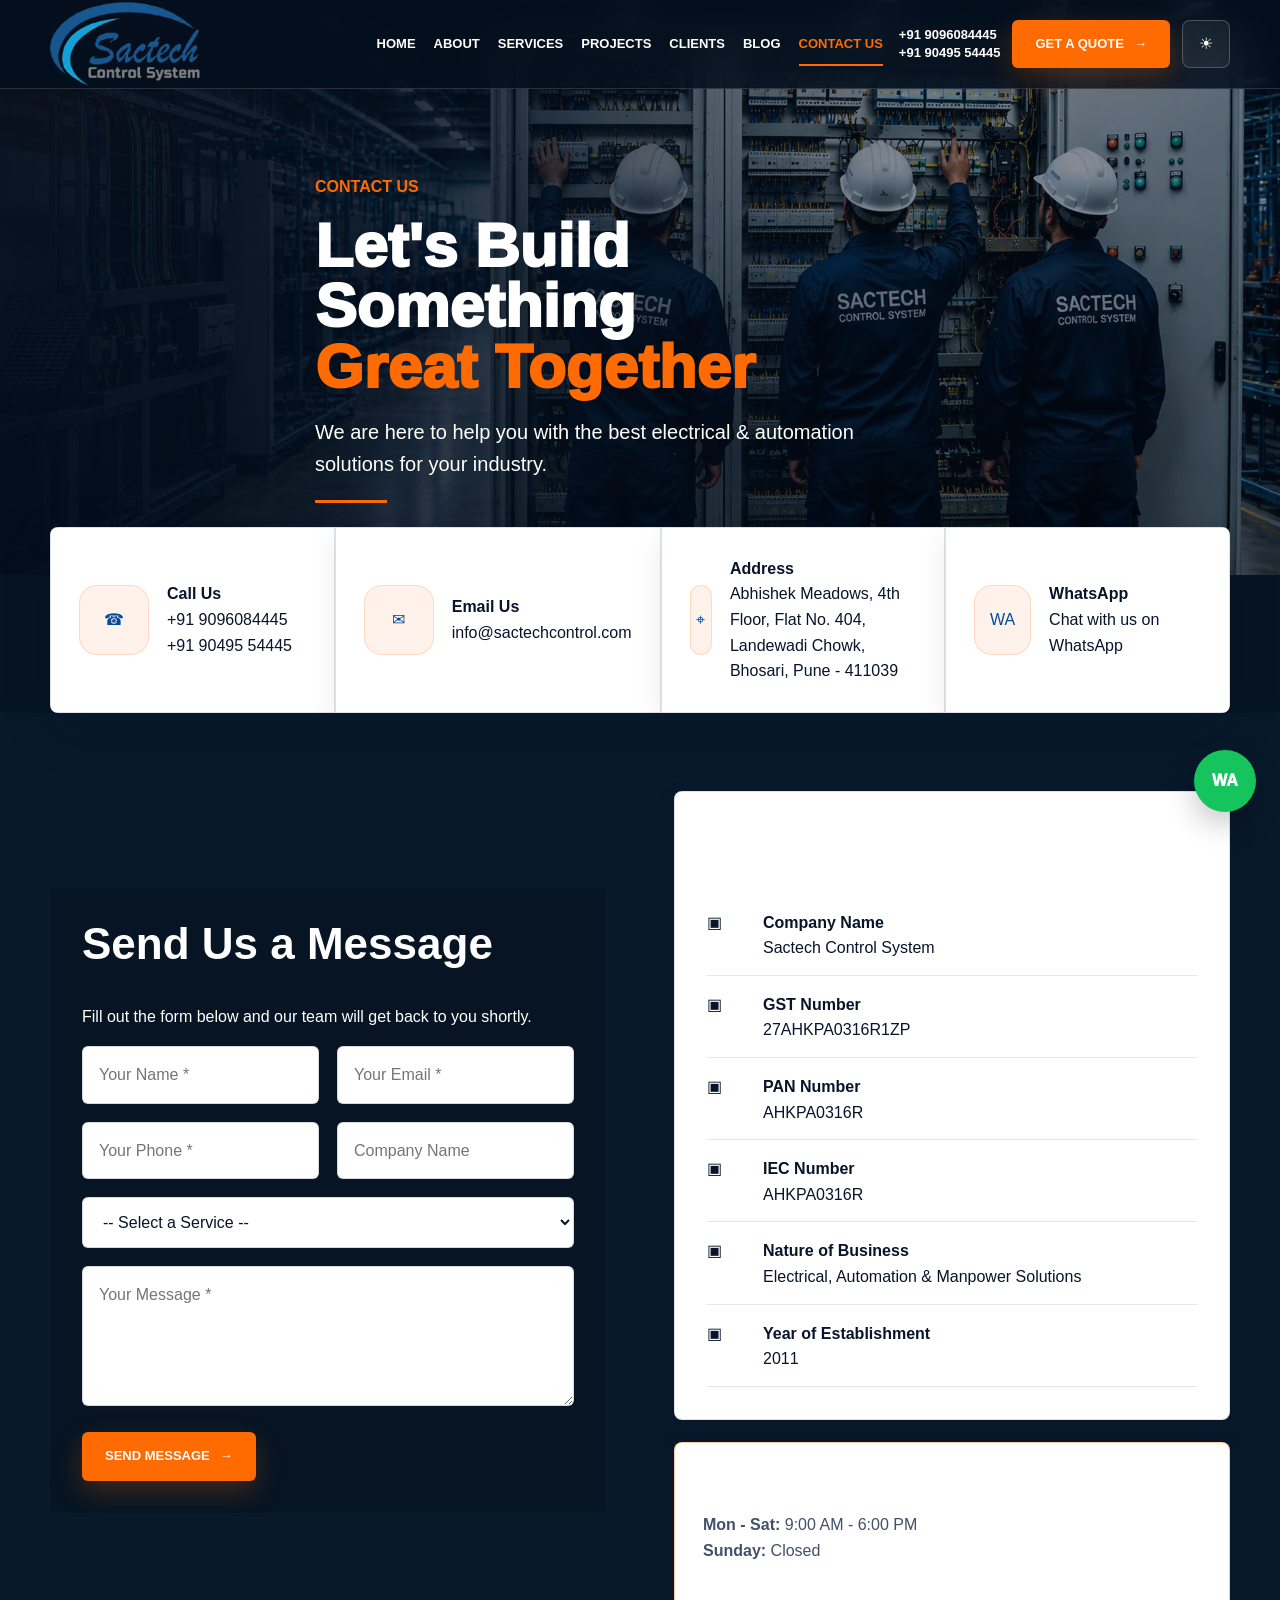
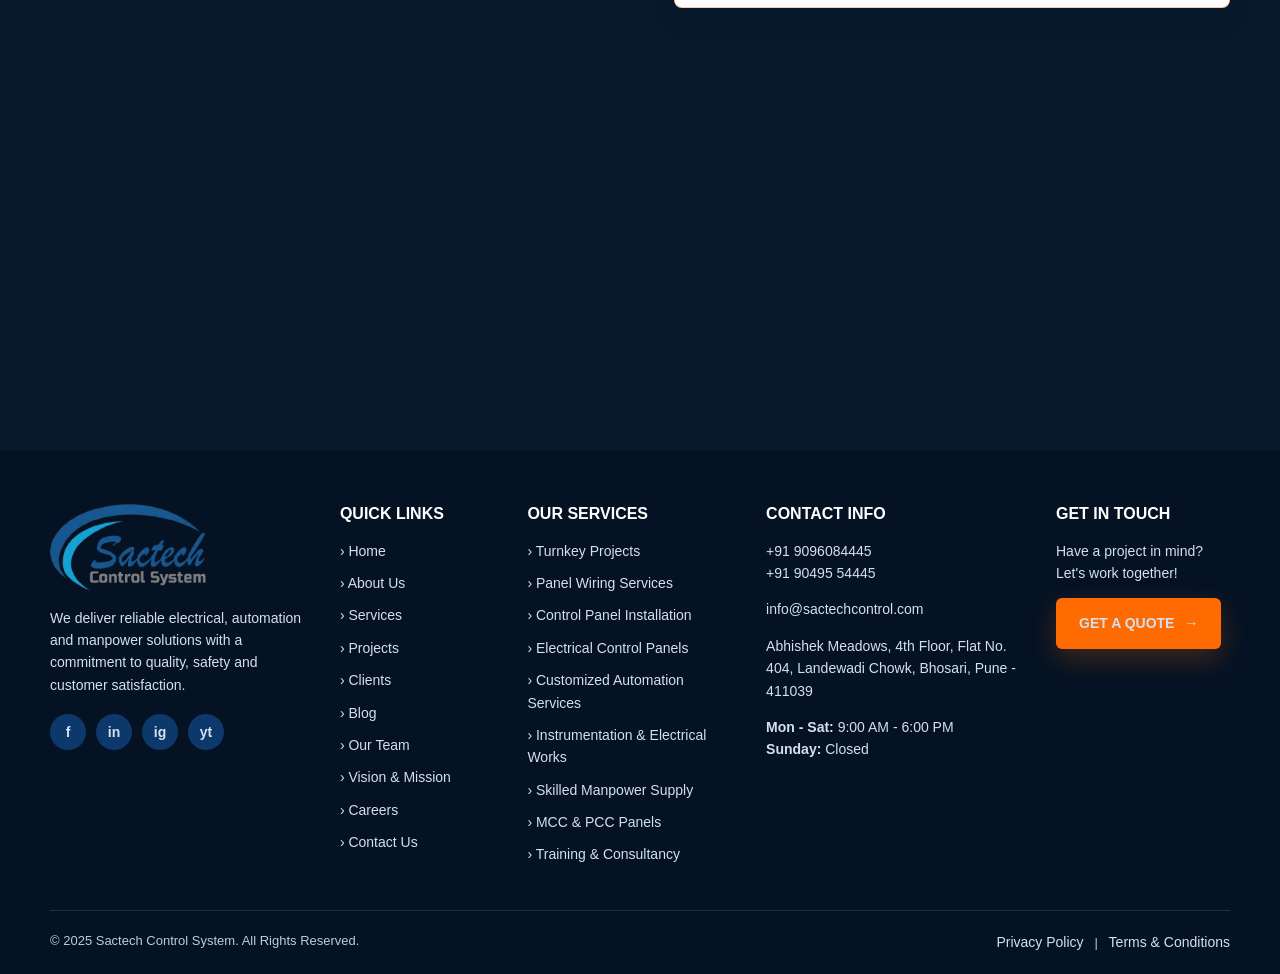
<file: contact.html>
<!doctype html>
<html lang="en">
<head>
  <meta charset="utf-8">
  <meta name="viewport" content="width=device-width, initial-scale=1">
  <title>Contact Us | Sactech Control System</title>
  <meta name="description" content="Contact Sactech Control System for electrical, automation, control panel, PLC/VFD, manpower and maintenance solutions in Pune, India.">
  <link rel="canonical" href="https://sactechcontrol.com/contact.html">
  <link rel="stylesheet" href="assets/css/styles.css">
</head>
<body data-page="contact">
  <div data-site-header></div>
  <main>
    <section class="page-hero" data-bg="hero-2.webp">
      <div class="container page-hero-copy">
        <p class="eyebrow">Contact Us</p>
        <h1>Let's Build Something<br><span class="text-orange">Great Together</span></h1>
        <p class="lead">We are here to help you with the best electrical & automation solutions for your industry.</p>
        <div class="accent-line" style="margin-left:0"></div>
      </div>
    </section>
    <div class="container contact-methods">
      <a class="contact-card" href="tel:+919096084445"><span class="service-icon" style="margin:0">☎</span><span><strong>Call Us</strong><br>+91 9096084445<br>+91 90495 54445</span></a>
      <a class="contact-card" href="mailto:info@sactechcontrol.com"><span class="service-icon" style="margin:0">✉</span><span><strong>Email Us</strong><br>info@sactechcontrol.com</span></a>
      <a class="contact-card" href="https://maps.google.com/?q=Abhishek%20Meadows%20Landewadi%20Chowk%20Bhosari%20Pune%20411039" target="_blank" rel="noopener"><span class="service-icon" style="margin:0">⌖</span><span><strong>Address</strong><br>Abhishek Meadows, 4th Floor, Flat No. 404, Landewadi Chowk, Bhosari, Pune - 411039</span></a>
      <a class="contact-card" href="https://wa.me/919096084445" target="_blank" rel="noopener"><span class="service-icon" style="margin:0">WA</span><span><strong>WhatsApp</strong><br>Chat with us on WhatsApp</span></a>
    </div>
    <section class="section">
      <div class="container split" id="quote">
        <div class="form-panel">
          <h2>Send Us a Message</h2>
          <p>Fill out the form below and our team will get back to you shortly.</p>
          <form data-contact-form>
            <div class="form-grid">
              <div class="field"><input name="name" placeholder="Your Name *" required></div>
              <div class="field"><input name="email" type="email" placeholder="Your Email *" required></div>
              <div class="field"><input name="phone" placeholder="Your Phone *" required></div>
              <div class="field"><input name="company" placeholder="Company Name"></div>
              <div class="field full">
                <select name="service" required>
                  <option value="">-- Select a Service --</option>
                  <option>Turnkey Projects</option><option>Panel Wiring Services</option><option>Control Panel Installation</option><option>Electrical Control Panels</option><option>Customized Automation Services</option><option>Instrumentation & Electrical Works</option><option>Skilled Manpower Supply</option><option>MCC & PCC Panels</option><option>Training & Consultancy</option><option>VFD Panels</option><option>AMC Maintenance</option>
                </select>
              </div>
              <div class="field full"><textarea name="message" placeholder="Your Message *" required></textarea></div>
            </div>
            <button class="btn" type="submit" style="margin-top:18px">Send Message <span>→</span></button>
          </form>
        </div>
        <div>
          <div class="info-card company-info">
            <h2>Company Information</h2>
            <div class="info-list">
              <div class="info-line"><span>▣</span><span><b>Company Name</b>Sactech Control System</span></div>
              <div class="info-line"><span>▣</span><span><b>GST Number</b>27AHKPA0316R1ZP</span></div>
              <div class="info-line"><span>▣</span><span><b>PAN Number</b>AHKPA0316R</span></div>
              <div class="info-line"><span>▣</span><span><b>IEC Number</b>AHKPA0316R</span></div>
              <div class="info-line"><span>▣</span><span><b>Nature of Business</b>Electrical, Automation & Manpower Solutions</span></div>
              <div class="info-line"><span>▣</span><span><b>Year of Establishment</b>2011</span></div>
            </div>
          </div>
          <div class="info-card" style="padding:28px;margin-top:22px;border-color:rgba(255,107,0,.35)"><h3>Working Hours</h3><p><strong>Mon - Sat:</strong> 9:00 AM - 6:00 PM<br><strong>Sunday:</strong> Closed</p></div>
        </div>
      </div>
      <div class="container" style="margin-top:34px">
        <div class="map-card">
          <iframe title="Sactech Control System Map" loading="lazy" referrerpolicy="no-referrer-when-downgrade" src="https://www.google.com/maps?q=Abhishek%20Meadows%2C%20Landewadi%20Chowk%2C%20Bhosari%2C%20Pune%20411039&output=embed"></iframe>
        </div>
      </div>
    </section>
  </main>
  <div data-site-footer></div>
  <script src="assets/js/main.js"></script>
</body>
</html>
</file>
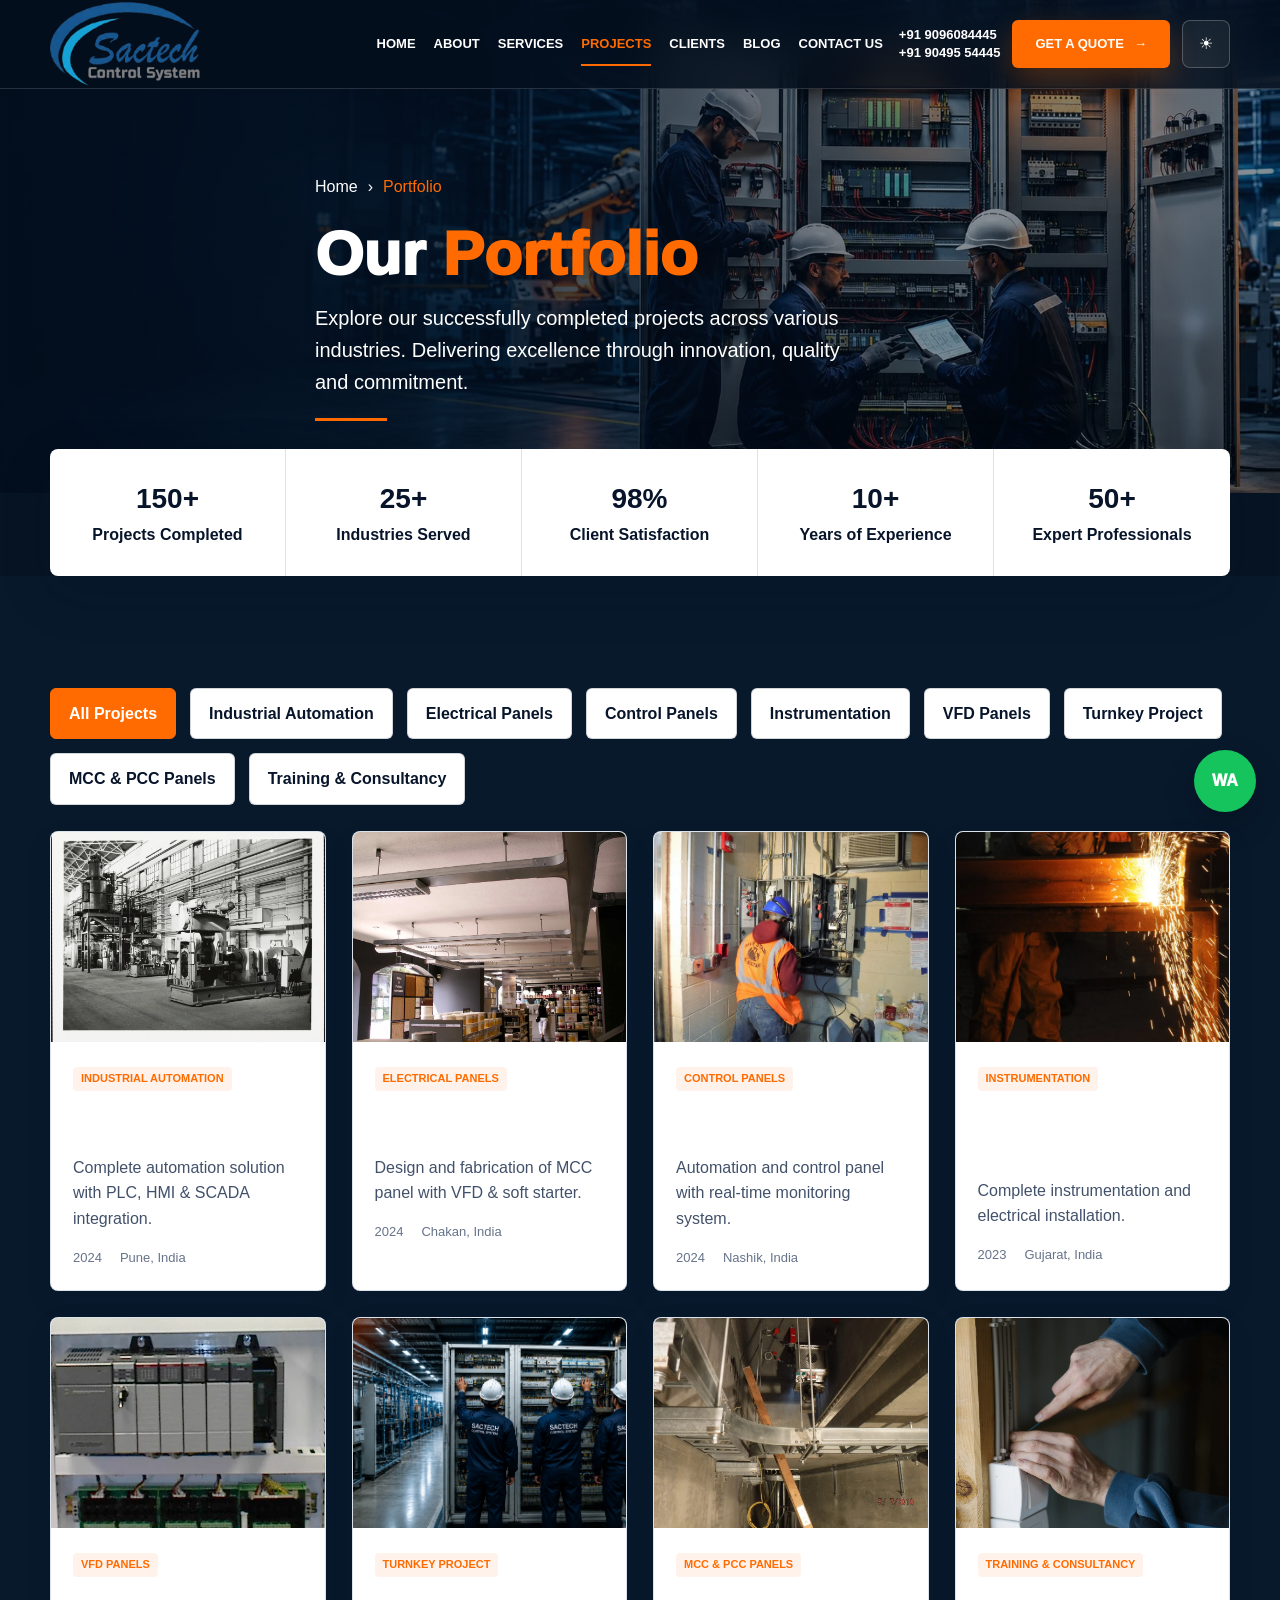
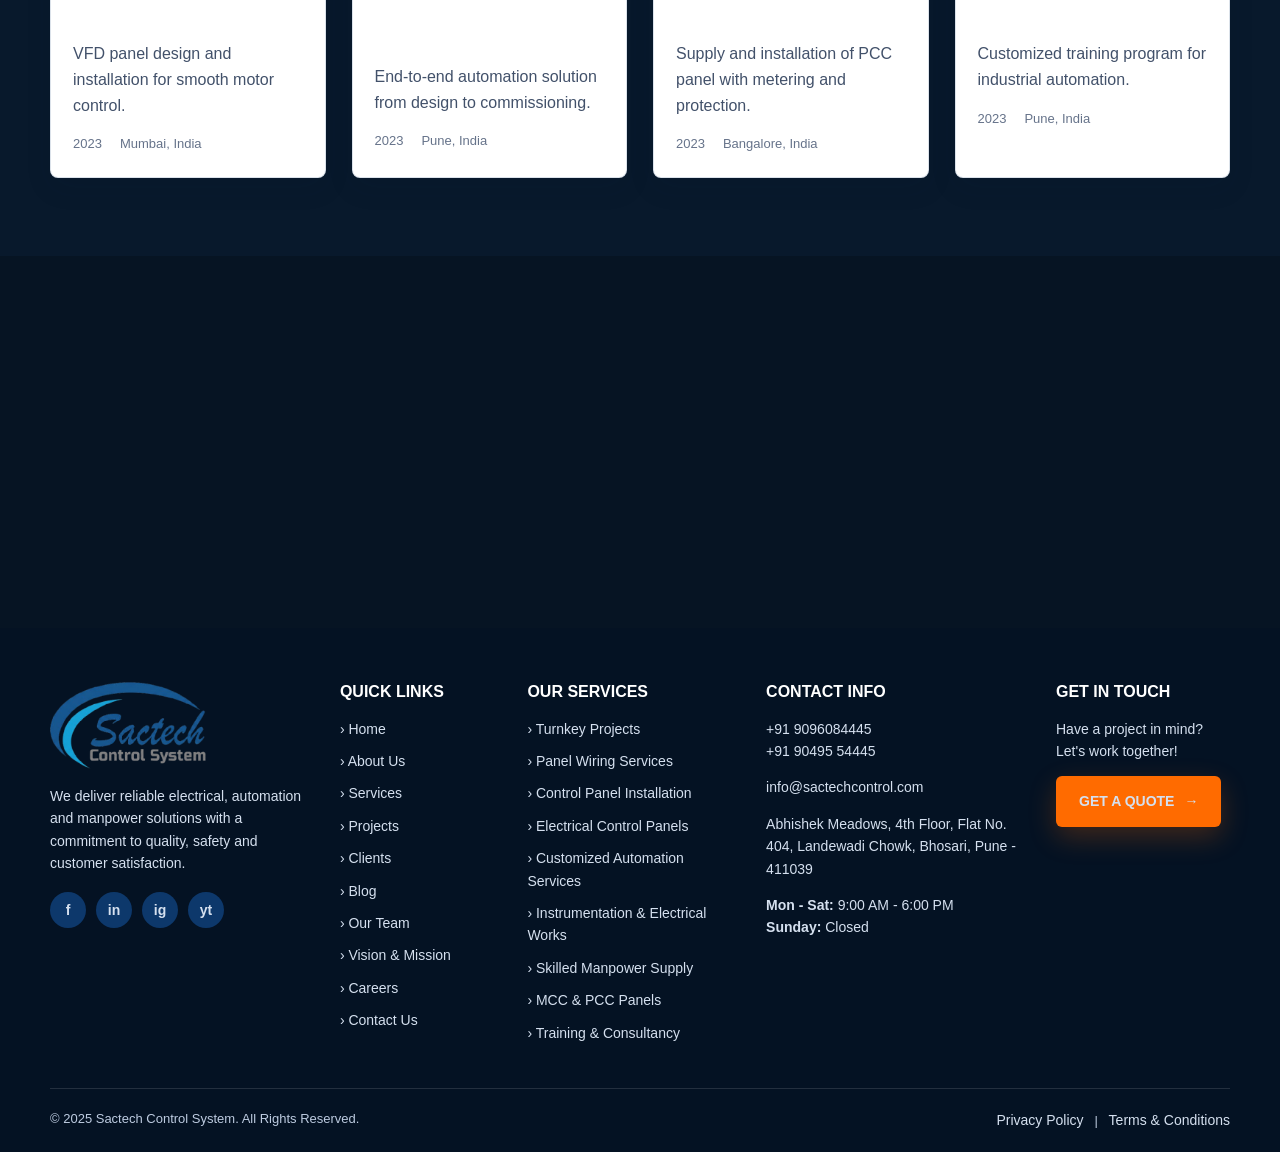
<file: portfolio.html>
<!doctype html>
<html lang="en">
<head>
  <meta charset="utf-8">
  <meta name="viewport" content="width=device-width, initial-scale=1">
  <title>Portfolio & Projects | Sactech Control System</title>
  <meta name="description" content="Explore Sactech Control System projects across industrial automation, electrical panels, control panels, instrumentation, VFD and turnkey electrical solutions.">
  <link rel="canonical" href="https://sactechcontrol.com/portfolio.html">
  <link rel="stylesheet" href="assets/css/styles.css">
</head>
<body data-page="portfolio">
  <div data-site-header></div>
  <main>
    <section class="page-hero" data-bg="hero-1.webp">
      <div class="container page-hero-copy">
        <div class="breadcrumb"><a href="index.html">Home</a><span>›</span><span>Portfolio</span></div>
        <h1>Our <span class="text-orange">Portfolio</span></h1>
        <p class="lead">Explore our successfully completed projects across various industries. Delivering excellence through innovation, quality and commitment.</p>
        <div class="accent-line" style="margin-left:0"></div>
      </div>
    </section>
    <div class="quick-stats"><div class="container inner"><div class="item"><b>150+</b>Projects Completed</div><div class="item"><b>25+</b>Industries Served</div><div class="item"><b>98%</b>Client Satisfaction</div><div class="item"><b>10+</b>Years of Experience</div><div class="item"><b>50+</b>Expert Professionals</div></div></div>
    <section class="section">
      <div class="container">
        <div class="filter-bar" data-project-filters></div>
        <div class="card-grid" data-project-grid></div>
      </div>
    </section>
    <section class="section"><div class="container cta"><div><h2>Have a Project in Mind?<br><span class="text-orange">Let's Build it Together!</span></h2><p>Partner with Sactech Control System for reliable, efficient and future-ready solutions.</p></div><div class="cta-actions"><a class="btn" href="contact.html#quote">Get A Quote <span>→</span></a><a class="btn secondary" href="contact.html">Contact Us <span>→</span></a></div></div></section>
  </main>
  <div data-site-footer></div>
  <script src="assets/js/main.js"></script>
</body>
</html>
</file>
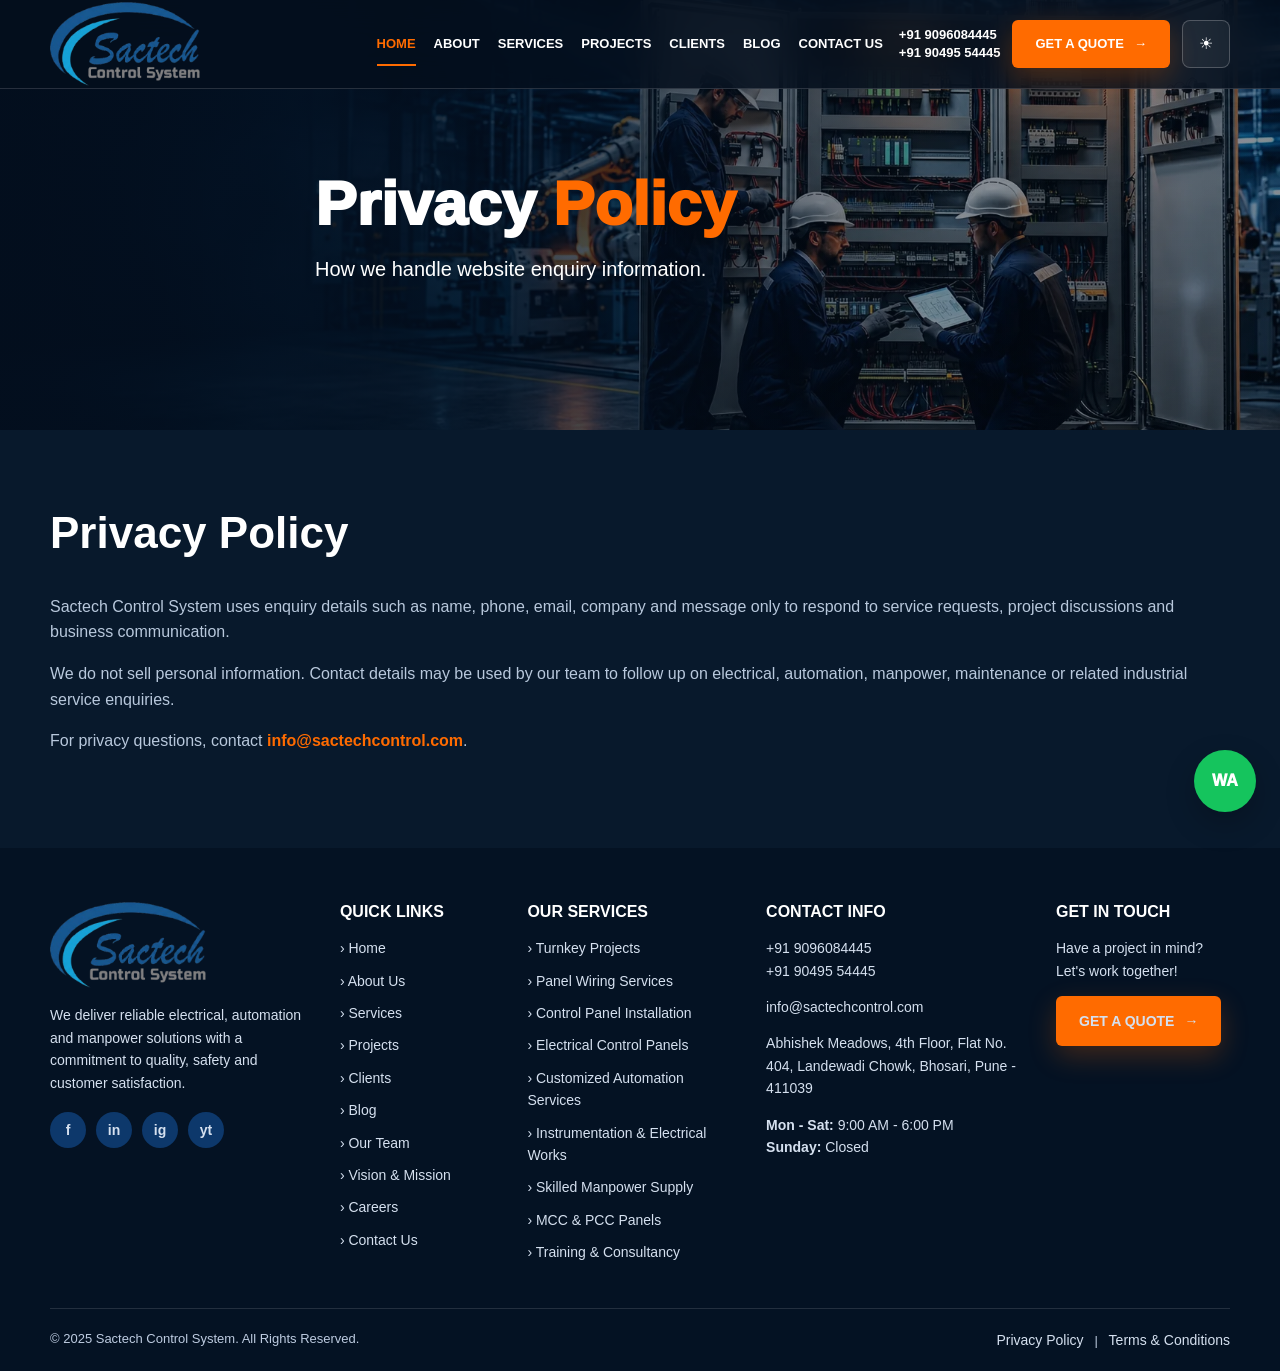
<file: privacy.html>
<!doctype html>
<html lang="en">
<head><meta charset="utf-8"><meta name="viewport" content="width=device-width, initial-scale=1"><title>Privacy Policy | Sactech Control System</title><meta name="description" content="Privacy policy for Sactech Control System website enquiries and contact information."><link rel="stylesheet" href="assets/css/styles.css"></head>
<body data-page="home"><div data-site-header></div><main><section class="page-hero compact" data-bg="hero-1.webp"><div class="container page-hero-copy"><h1>Privacy <span class="text-orange">Policy</span></h1><p class="lead">How we handle website enquiry information.</p></div></section><section class="section"><div class="container"><h2>Privacy Policy</h2><p>Sactech Control System uses enquiry details such as name, phone, email, company and message only to respond to service requests, project discussions and business communication.</p><p>We do not sell personal information. Contact details may be used by our team to follow up on electrical, automation, manpower, maintenance or related industrial service enquiries.</p><p>For privacy questions, contact <a class="more" href="mailto:info@sactechcontrol.com">info@sactechcontrol.com</a>.</p></div></section></main><div data-site-footer></div><script src="assets/js/main.js"></script></body></html>
</file>
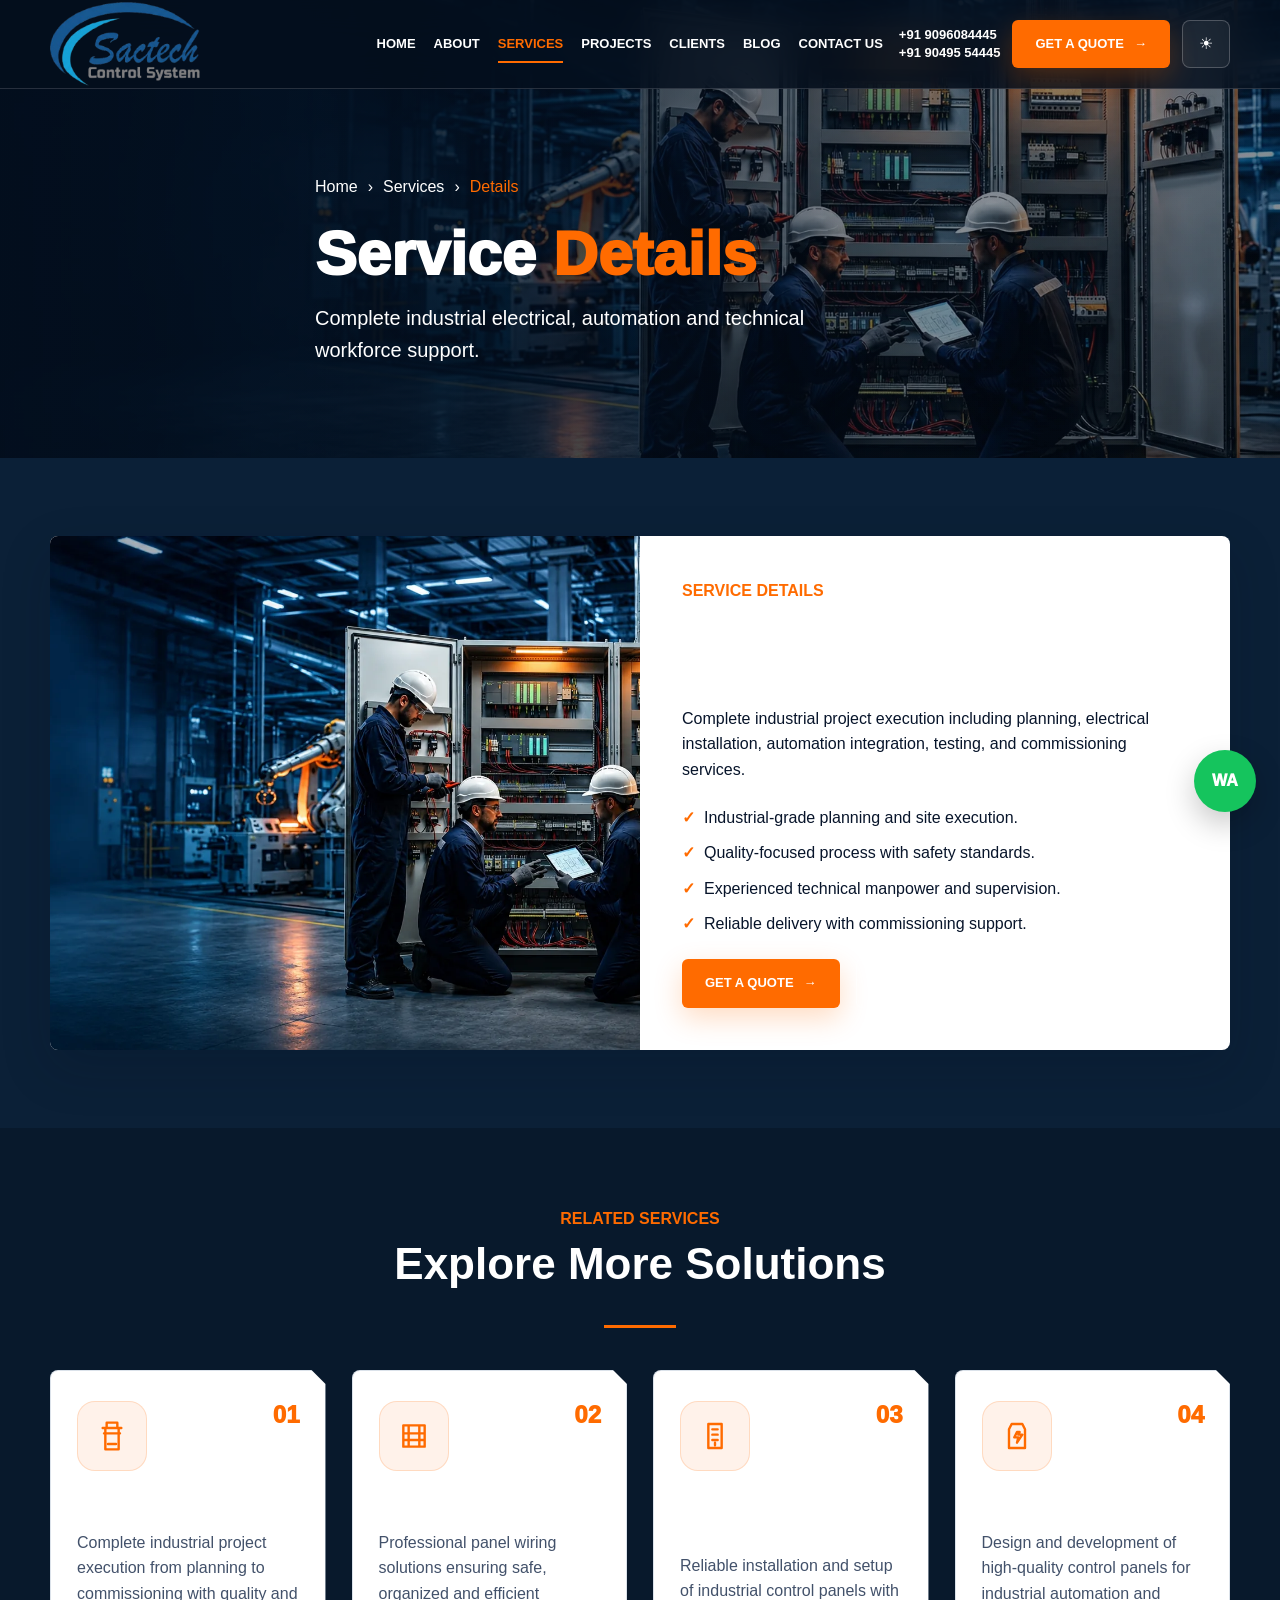
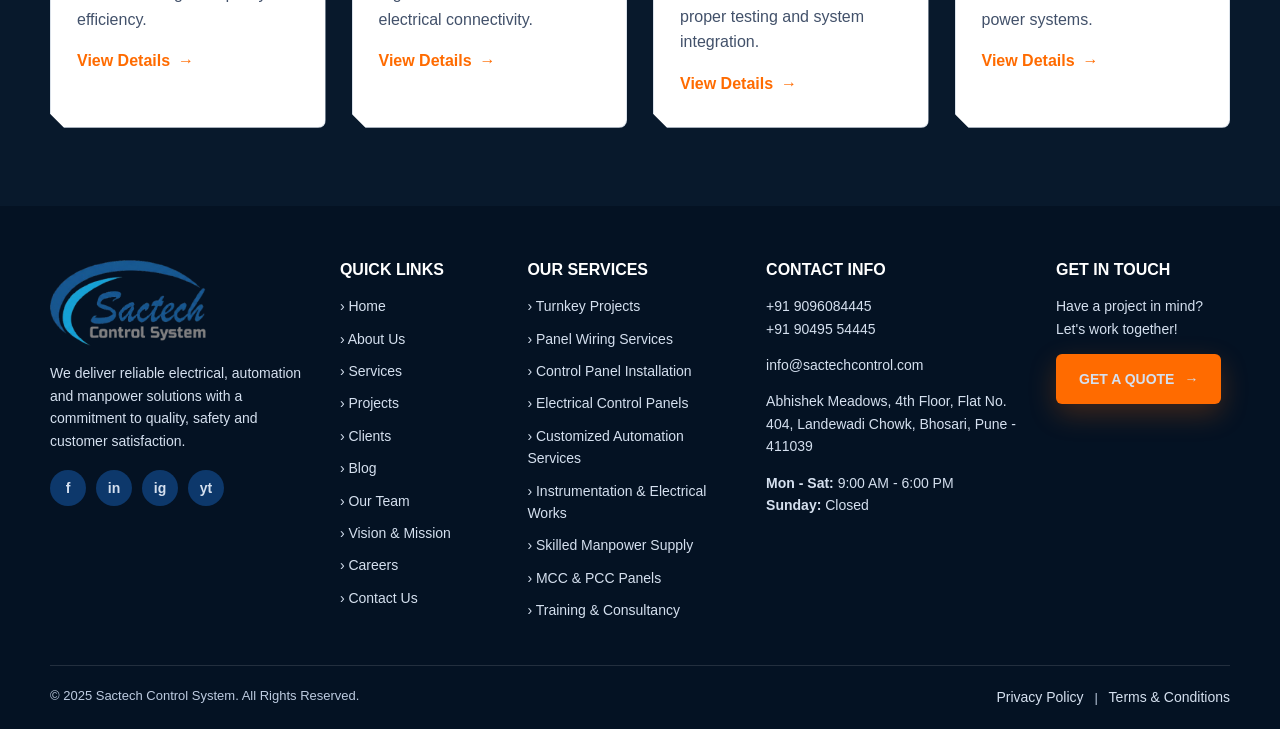
<file: service.html>
<!doctype html>
<html lang="en">
<head>
  <meta charset="utf-8">
  <meta name="viewport" content="width=device-width, initial-scale=1">
  <title>Service Details | Sactech Control System</title>
  <meta name="description" content="Detailed service information for Sactech Control System electrical, automation, control panel and manpower solutions.">
  <link rel="canonical" href="https://sactechcontrol.com/service.html">
  <link rel="stylesheet" href="assets/css/styles.css">
</head>
<body data-page="services">
  <div data-site-header></div>
  <main>
    <section class="page-hero compact" data-bg="hero-1.webp">
      <div class="container page-hero-copy">
        <div class="breadcrumb"><a href="index.html">Home</a><span>›</span><a href="services.html">Services</a><span>›</span><span>Details</span></div>
        <h1>Service <span class="text-orange">Details</span></h1>
        <p class="lead">Complete industrial electrical, automation and technical workforce support.</p>
      </div>
    </section>
    <section class="section alt">
      <div class="container" data-service-detail></div>
    </section>
    <section class="section">
      <div class="container">
        <div class="section-head"><p class="eyebrow">Related Services</p><h2>Explore More Solutions</h2><div class="accent-line"></div></div>
        <div class="card-grid" data-service-grid data-limit="4"></div>
      </div>
    </section>
  </main>
  <div data-site-footer></div>
  <script src="assets/js/main.js"></script>
</body>
</html>
</file>
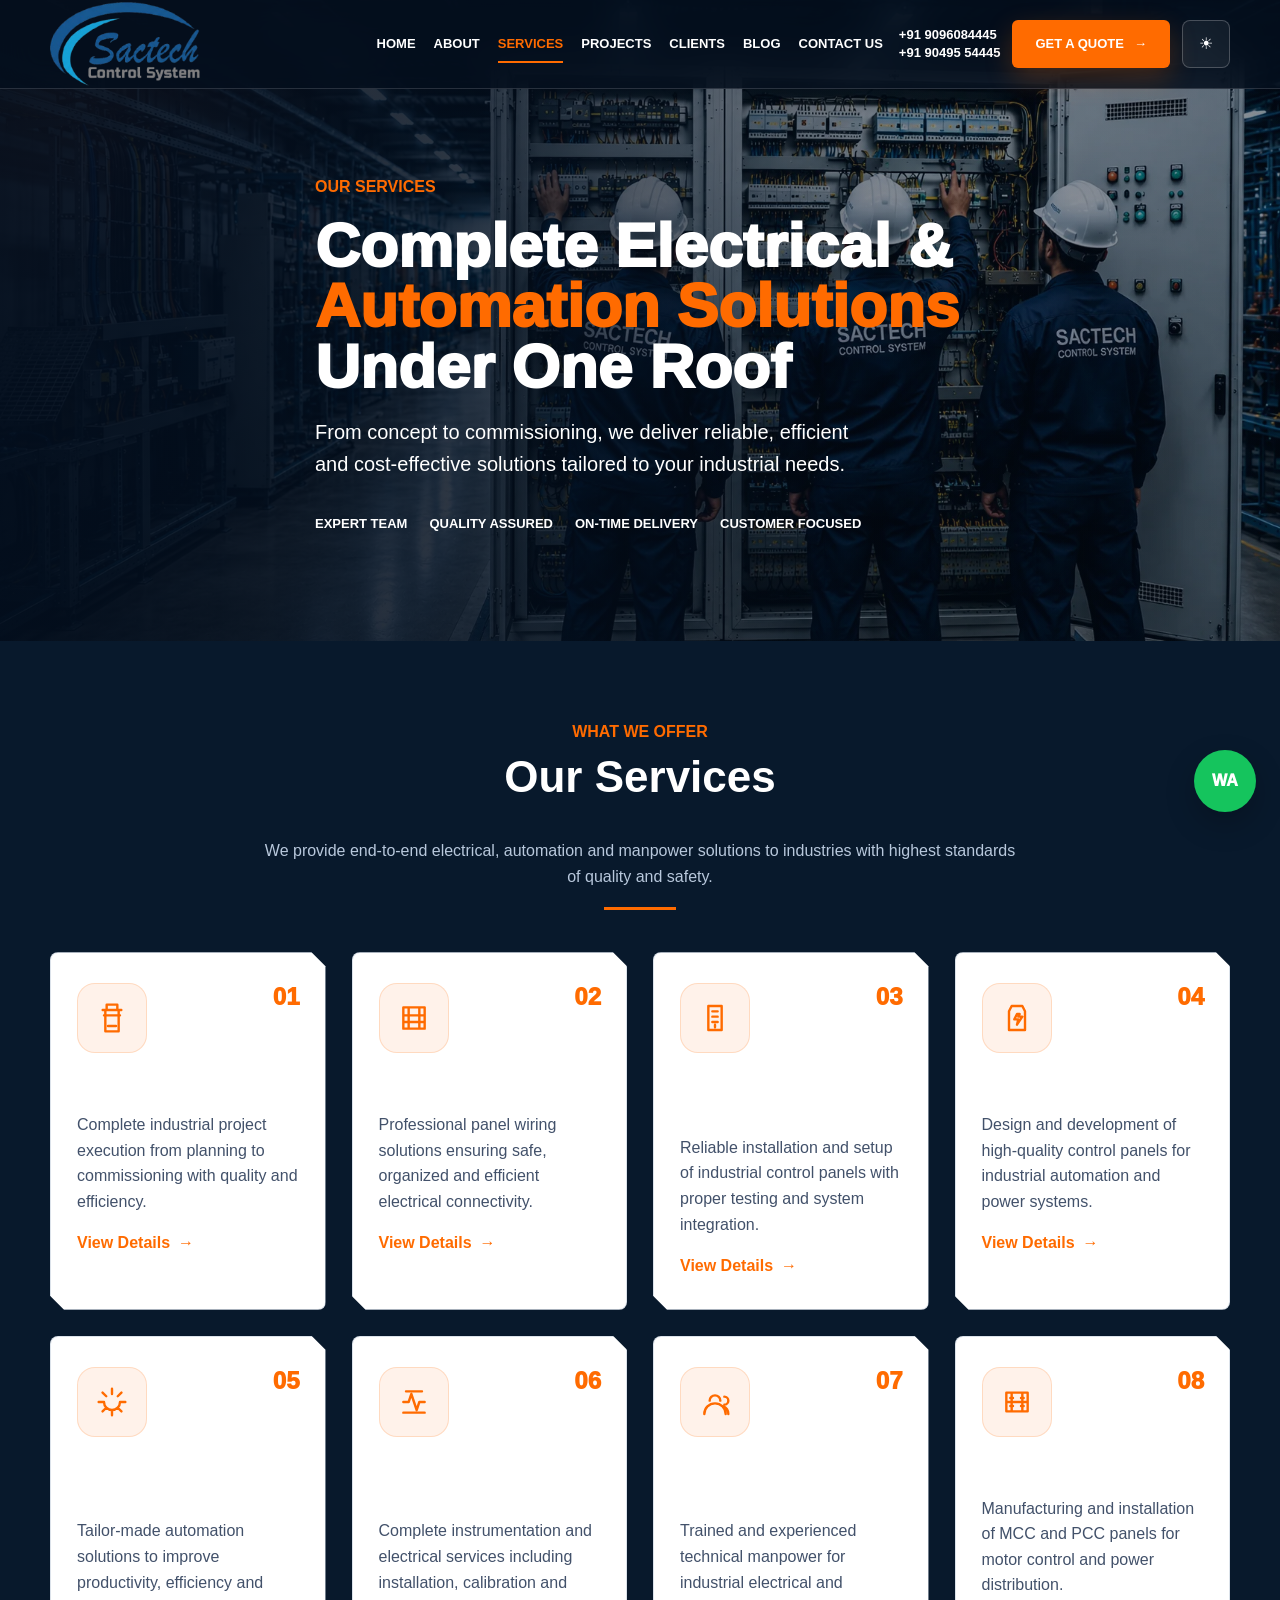
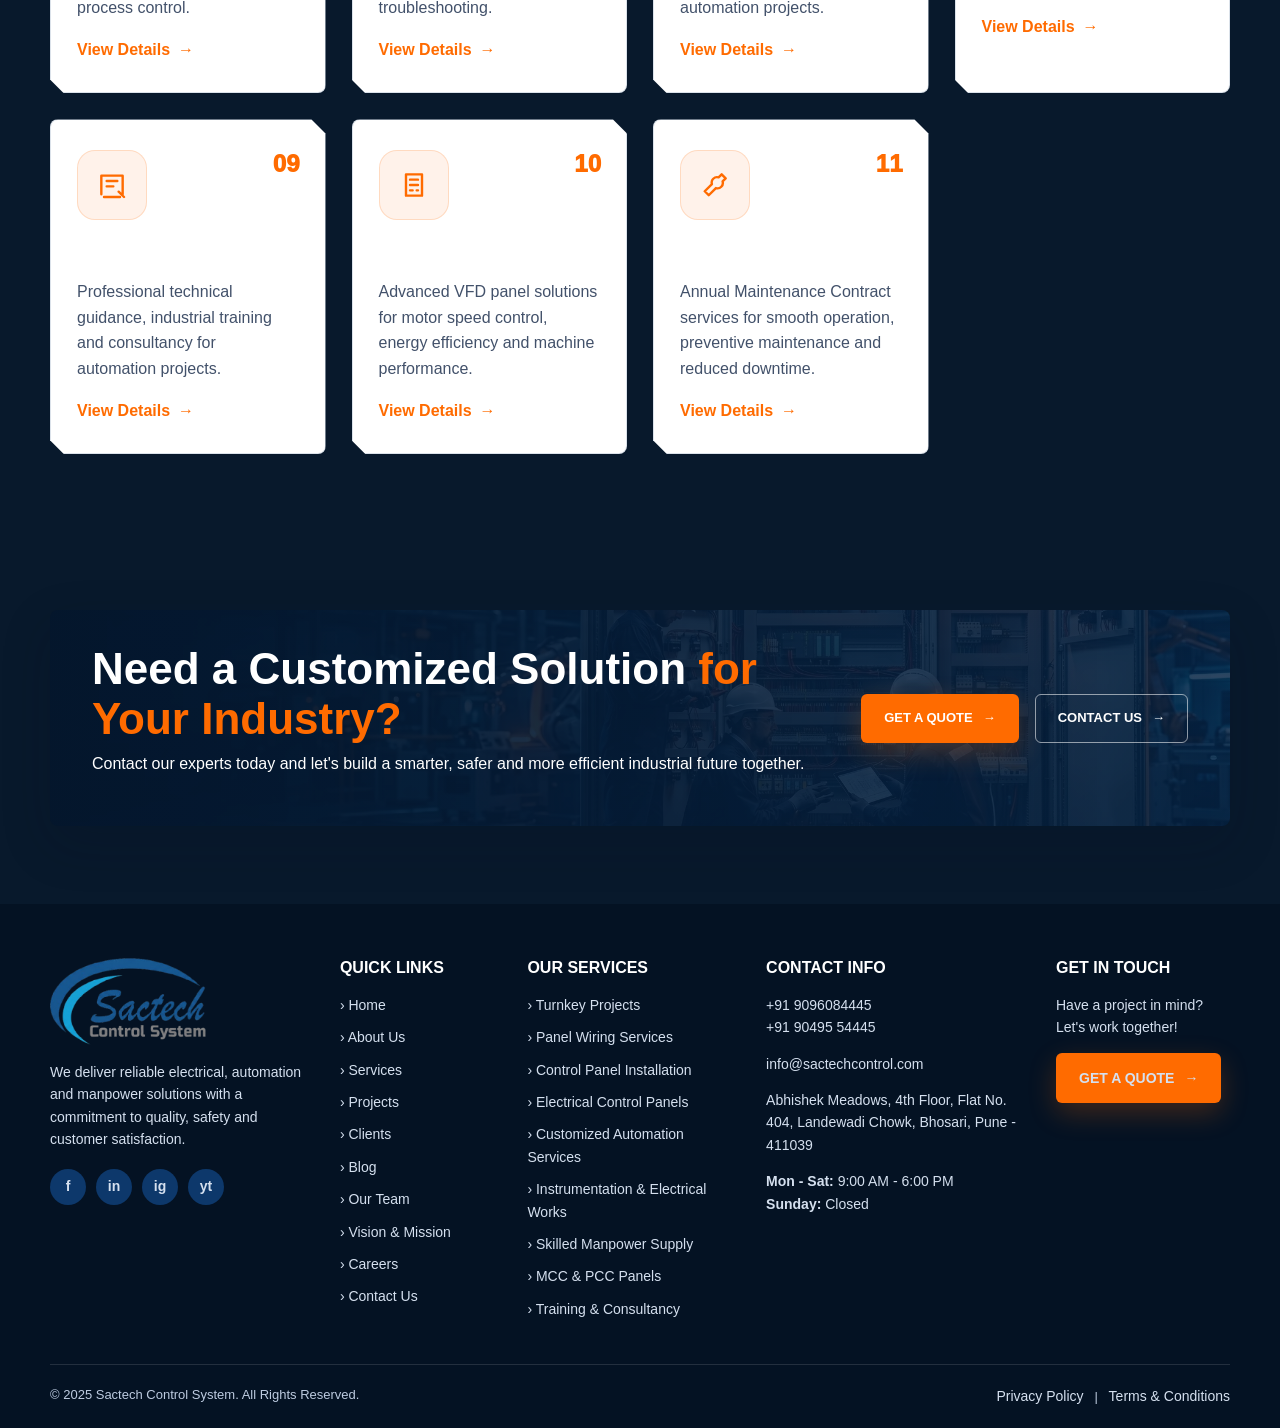
<file: services.html>
<!doctype html>
<html lang="en">
<head>
  <meta charset="utf-8">
  <meta name="viewport" content="width=device-width, initial-scale=1">
  <title>Our Services | Sactech Control System</title>
  <meta name="description" content="Complete electrical and automation services under one roof: turnkey projects, panel wiring, control panels, VFD, MCC/PCC, manpower supply, training and AMC maintenance.">
  <link rel="canonical" href="https://sactechcontrol.com/services.html">
  <link rel="stylesheet" href="assets/css/styles.css">
</head>
<body data-page="services">
  <div data-site-header></div>
  <main>
    <section class="page-hero" data-bg="hero-2.webp">
      <div class="container page-hero-copy">
        <p class="eyebrow">Our Services</p>
        <h1>Complete Electrical &<br><span class="text-orange">Automation Solutions</span><br>Under One Roof</h1>
        <p class="lead">From concept to commissioning, we deliver reliable, efficient and cost-effective solutions tailored to your industrial needs.</p>
        <div class="feature-row">
          <span class="feature-chip">Expert Team</span><span class="feature-chip">Quality Assured</span><span class="feature-chip">On-Time Delivery</span><span class="feature-chip">Customer Focused</span>
        </div>
      </div>
    </section>
    <section class="section">
      <div class="container">
        <div class="section-head">
          <p class="eyebrow">What We Offer</p>
          <h2>Our Services</h2>
          <p>We provide end-to-end electrical, automation and manpower solutions to industries with highest standards of quality and safety.</p>
          <div class="accent-line"></div>
        </div>
        <div class="card-grid" data-service-grid></div>
      </div>
    </section>
    <section class="section">
      <div class="container cta">
        <div><h2>Need a Customized Solution <span class="text-orange">for Your Industry?</span></h2><p>Contact our experts today and let's build a smarter, safer and more efficient industrial future together.</p></div>
        <div class="cta-actions"><a class="btn" href="contact.html#quote">Get A Quote <span>→</span></a><a class="btn secondary" href="contact.html">Contact Us <span>→</span></a></div>
      </div>
    </section>
  </main>
  <div data-site-footer></div>
  <script src="assets/js/main.js"></script>
</body>
</html>
</file>
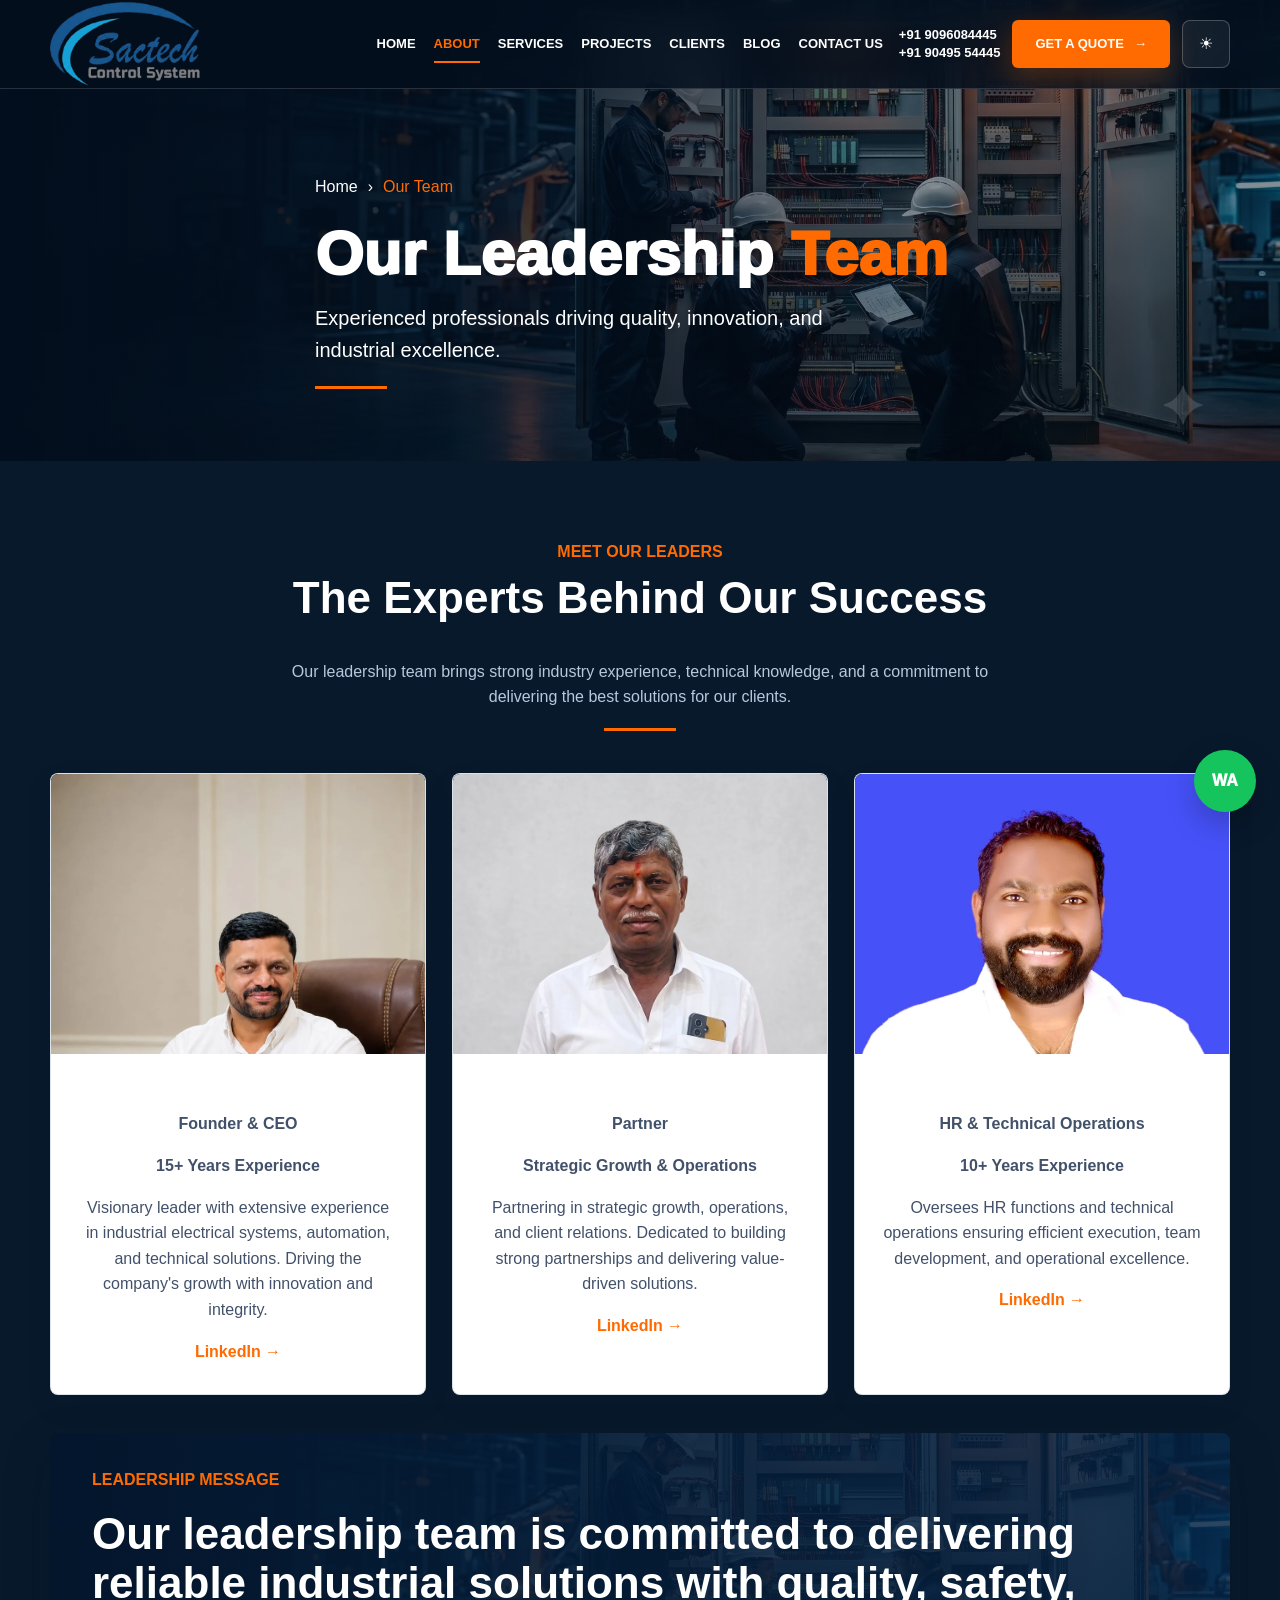
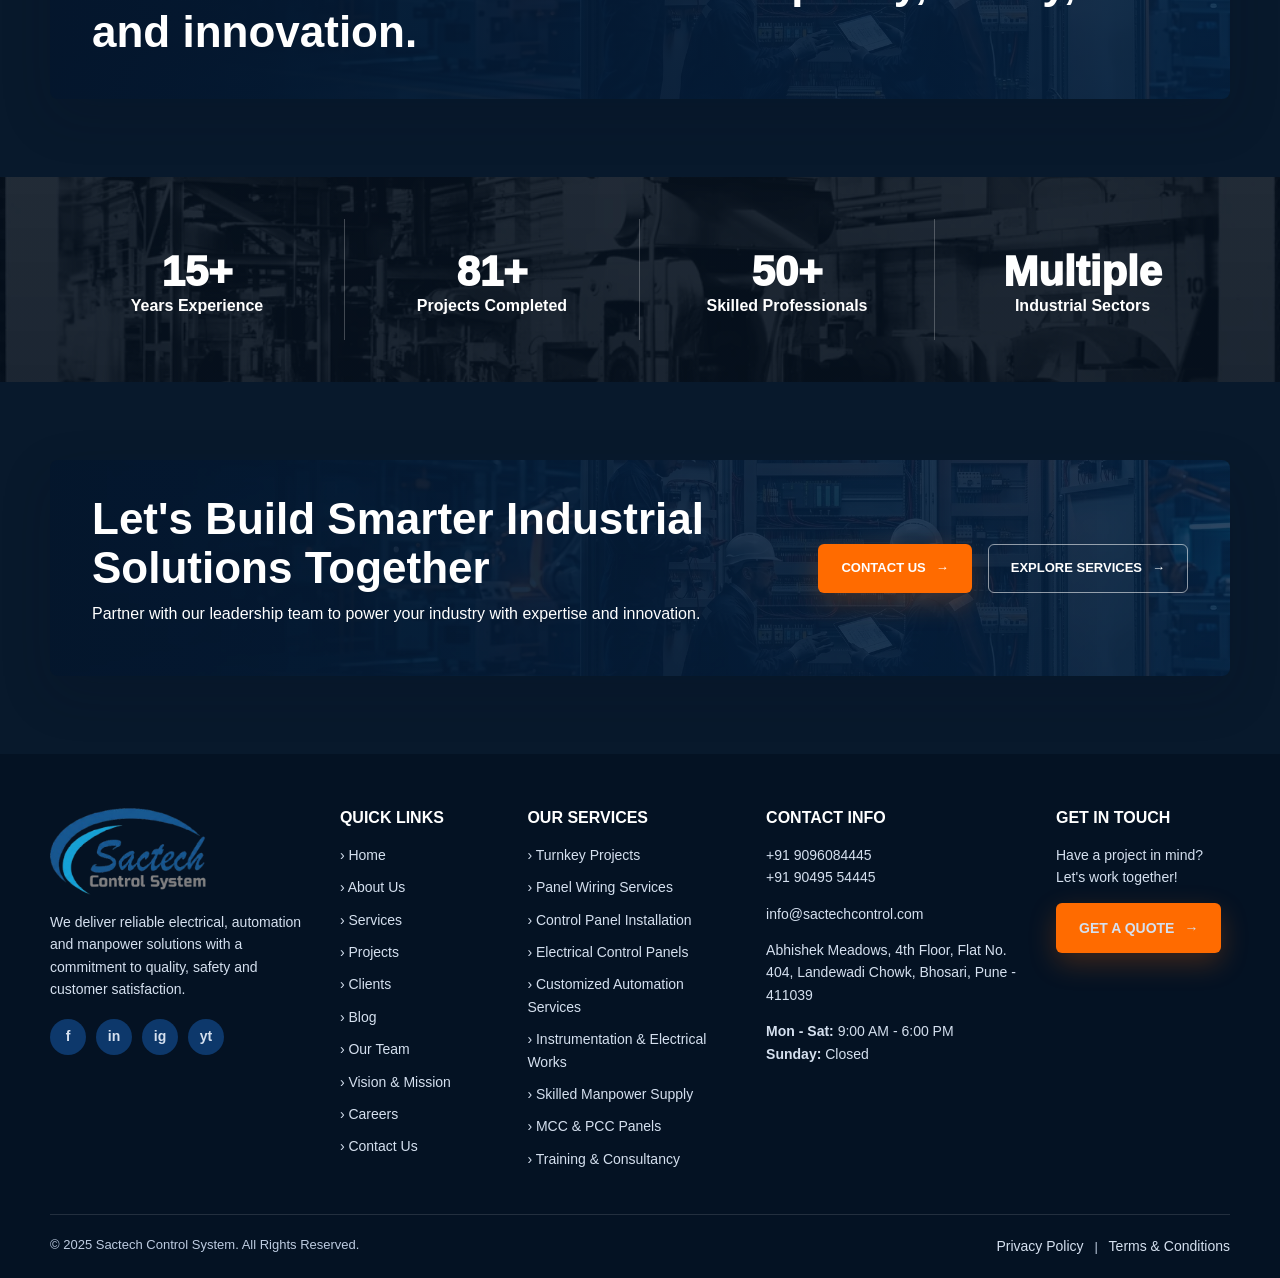
<file: team.html>
<!doctype html>
<html lang="en">
<head>
  <meta charset="utf-8">
  <meta name="viewport" content="width=device-width, initial-scale=1">
  <title>Our Leadership Team | Sactech Control System</title>
  <meta name="description" content="Meet the leadership team behind Sactech Control System: experienced professionals driving quality, innovation and industrial excellence.">
  <link rel="canonical" href="https://sactechcontrol.com/team.html">
  <link rel="stylesheet" href="assets/css/styles.css">
</head>
<body data-page="about">
  <div data-site-header></div>
  <main>
    <section class="page-hero" data-bg="team-wide.webp">
      <div class="container page-hero-copy">
        <div class="breadcrumb"><a href="index.html">Home</a><span>›</span><span>Our Team</span></div>
        <h1>Our Leadership <span class="text-orange">Team</span></h1>
        <p class="lead">Experienced professionals driving quality, innovation, and industrial excellence.</p>
        <div class="accent-line" style="margin-left:0"></div>
      </div>
    </section>
    <section class="section">
      <div class="container">
        <div class="section-head">
          <p class="eyebrow">Meet Our Leaders</p>
          <h2>The Experts Behind Our Success</h2>
          <p>Our leadership team brings strong industry experience, technical knowledge, and a commitment to delivering the best solutions for our clients.</p>
          <div class="accent-line"></div>
        </div>
        <div class="card-grid three">
          <article class="team-card">
            <img src="assets/images/sachin-jawalkar.webp" alt="Mr. Sachin Kisan Jawalkar" loading="lazy">
            <div class="body">
              <h3>Mr. Sachin Kisan Jawalkar</h3>
              <p class="team-role">Founder & CEO</p>
              <p><strong>15+ Years Experience</strong></p>
              <p>Visionary leader with extensive experience in industrial electrical systems, automation, and technical solutions. Driving the company's growth with innovation and integrity.</p>
              <a class="more" href="https://www.linkedin.com/search/results/all/?keywords=Sachin%20Jawalkar%20Sactech" target="_blank" rel="noopener">LinkedIn →</a>
            </div>
          </article>
          <article class="team-card">
            <img src="assets/images/kisan-kumbhar.webp" alt="Mr. Kisan Dyandev Kumbhar" loading="lazy">
            <div class="body">
              <h3>Mr. Kisan Dyandev Kumbhar</h3>
              <p class="team-role">Partner</p>
              <p><strong>Strategic Growth & Operations</strong></p>
              <p>Partnering in strategic growth, operations, and client relations. Dedicated to building strong partnerships and delivering value-driven solutions.</p>
              <a class="more" href="https://www.linkedin.com/search/results/all/?keywords=Kisan%20Kumbhar%20Sactech" target="_blank" rel="noopener">LinkedIn →</a>
            </div>
          </article>
          <article class="team-card">
            <img src="assets/images/ashutosh-shelar.webp" alt="Mr. Ashutosh Shelar" loading="lazy">
            <div class="body">
              <h3>Mr. Ashutosh Shelar</h3>
              <p class="team-role">HR & Technical Operations</p>
              <p><strong>10+ Years Experience</strong></p>
              <p>Oversees HR functions and technical operations ensuring efficient execution, team development, and operational excellence.</p>
              <a class="more" href="https://www.linkedin.com/search/results/all/?keywords=Ashutosh%20Shelar%20Sactech" target="_blank" rel="noopener">LinkedIn →</a>
            </div>
          </article>
        </div>
        <div class="cta" style="margin-top:38px">
          <div><p class="eyebrow">Leadership Message</p><h2>Our leadership team is committed to delivering reliable industrial solutions with quality, safety, and innovation.</h2></div>
        </div>
      </div>
    </section>
    <section class="stats-band"><div class="container stats"><div class="stat"><span class="num" data-count="15" data-suffix="+">0+</span><span class="label">Years Experience</span></div><div class="stat"><span class="num" data-count="100" data-suffix="+">0+</span><span class="label">Projects Completed</span></div><div class="stat"><span class="num" data-count="50" data-suffix="+">0+</span><span class="label">Skilled Professionals</span></div><div class="stat"><span class="num">Multiple</span><span class="label">Industrial Sectors</span></div></div></section>
    <section class="section"><div class="container cta"><div><h2>Let's Build Smarter Industrial Solutions Together</h2><p>Partner with our leadership team to power your industry with expertise and innovation.</p></div><div class="cta-actions"><a class="btn" href="contact.html">Contact Us <span>→</span></a><a class="btn secondary" href="services.html">Explore Services <span>→</span></a></div></div></section>
  </main>
  <div data-site-footer></div>
  <script src="assets/js/main.js"></script>
</body>
</html>
</file>
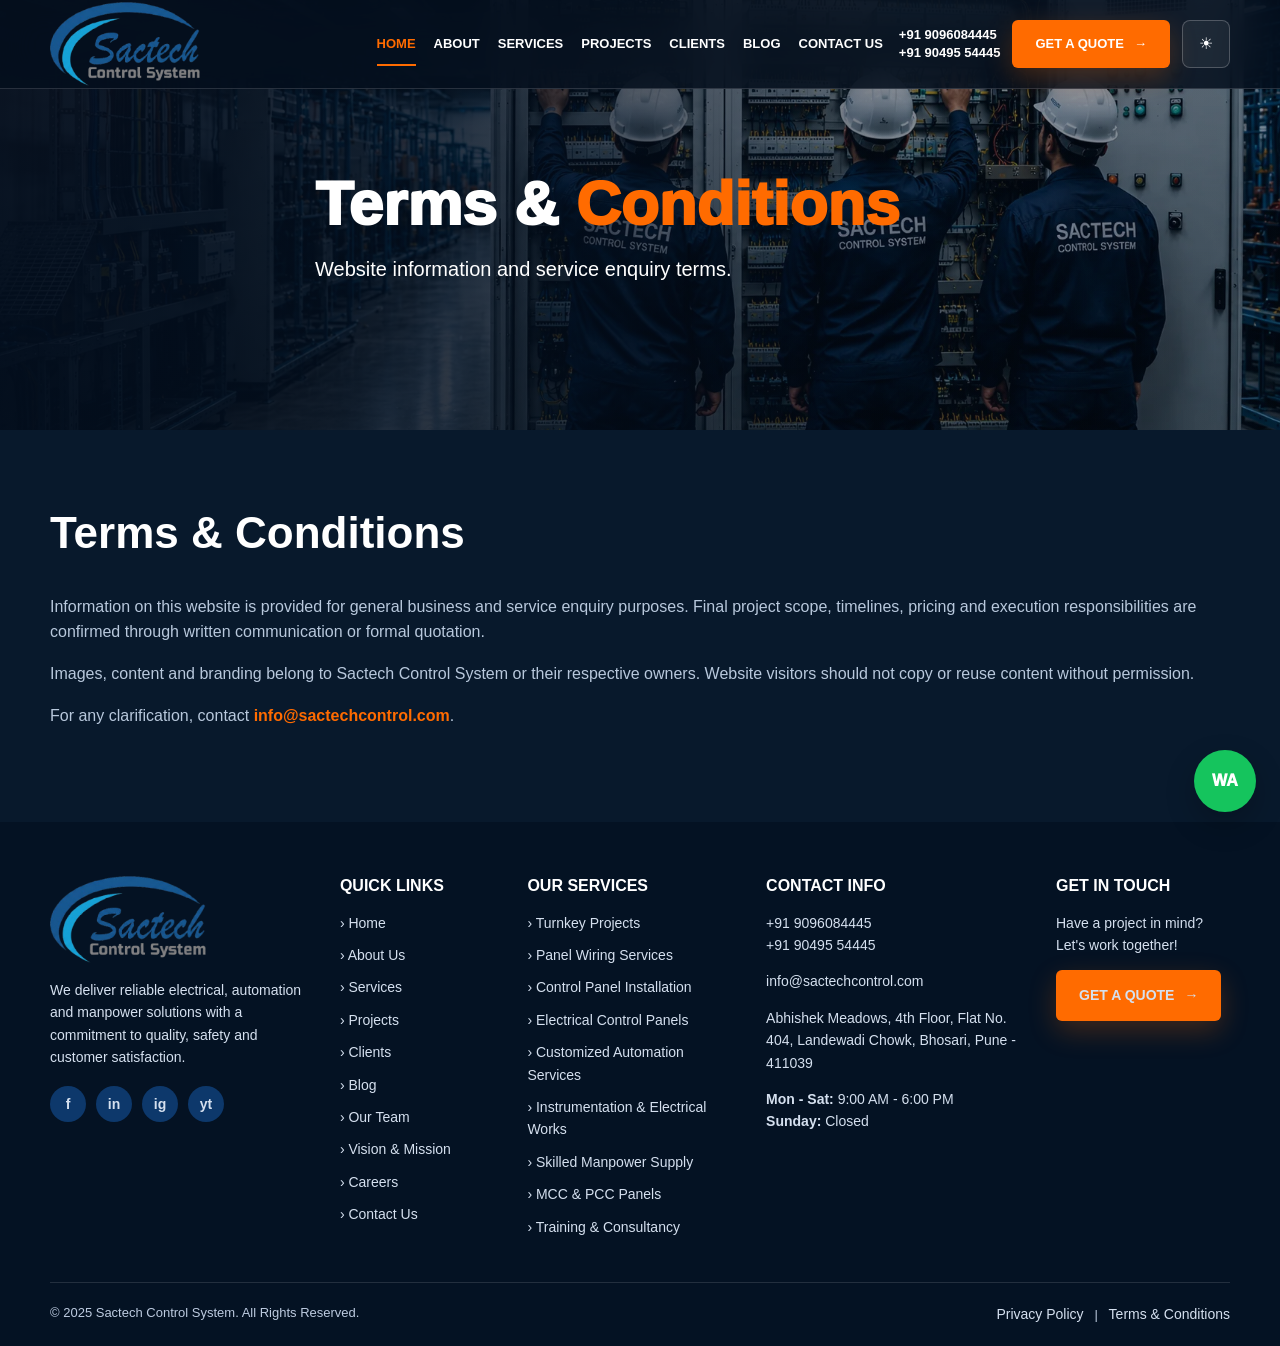
<file: terms.html>
<!doctype html>
<html lang="en">
<head><meta charset="utf-8"><meta name="viewport" content="width=device-width, initial-scale=1"><title>Terms & Conditions | Sactech Control System</title><meta name="description" content="Terms and conditions for using the Sactech Control System website."><link rel="stylesheet" href="assets/css/styles.css"></head>
<body data-page="home"><div data-site-header></div><main><section class="page-hero compact" data-bg="hero-2.webp"><div class="container page-hero-copy"><h1>Terms & <span class="text-orange">Conditions</span></h1><p class="lead">Website information and service enquiry terms.</p></div></section><section class="section"><div class="container"><h2>Terms & Conditions</h2><p>Information on this website is provided for general business and service enquiry purposes. Final project scope, timelines, pricing and execution responsibilities are confirmed through written communication or formal quotation.</p><p>Images, content and branding belong to Sactech Control System or their respective owners. Website visitors should not copy or reuse content without permission.</p><p>For any clarification, contact <a class="more" href="mailto:info@sactechcontrol.com">info@sactechcontrol.com</a>.</p></div></section></main><div data-site-footer></div><script src="assets/js/main.js"></script></body></html>
</file>
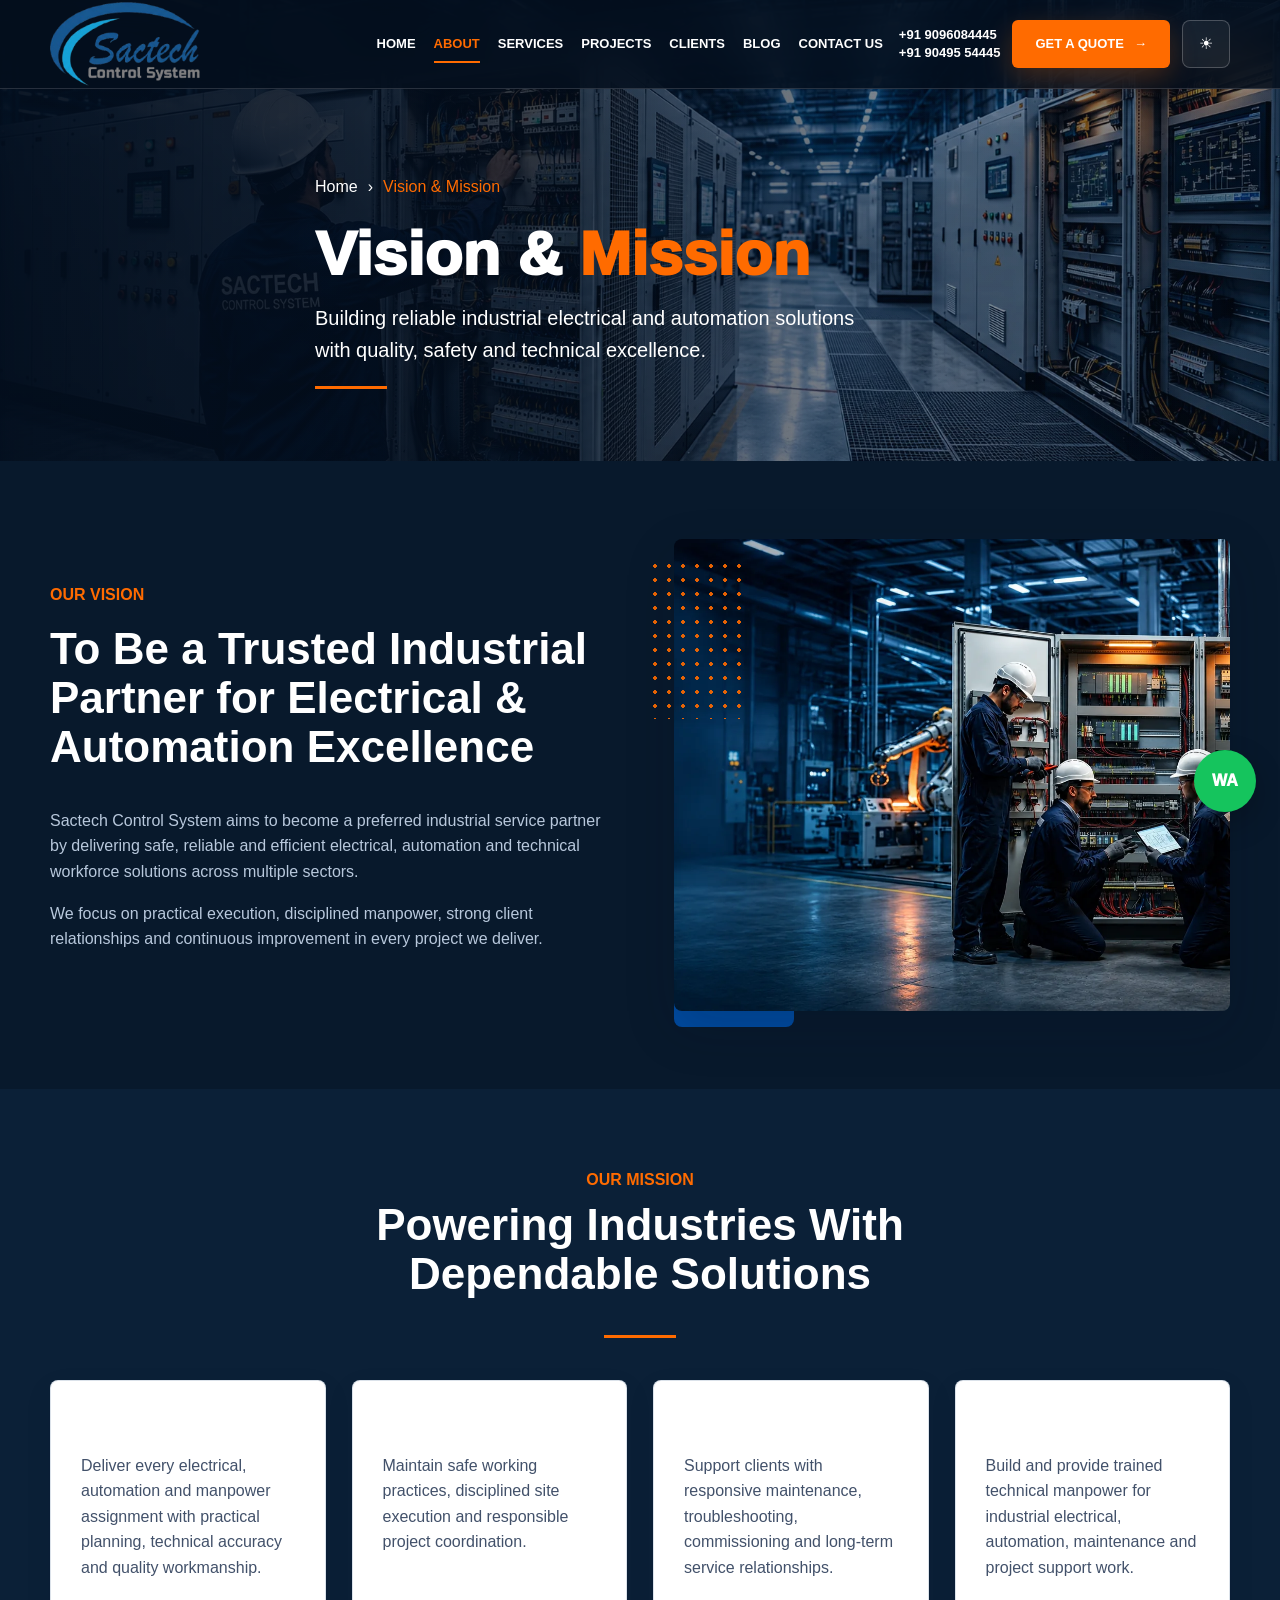
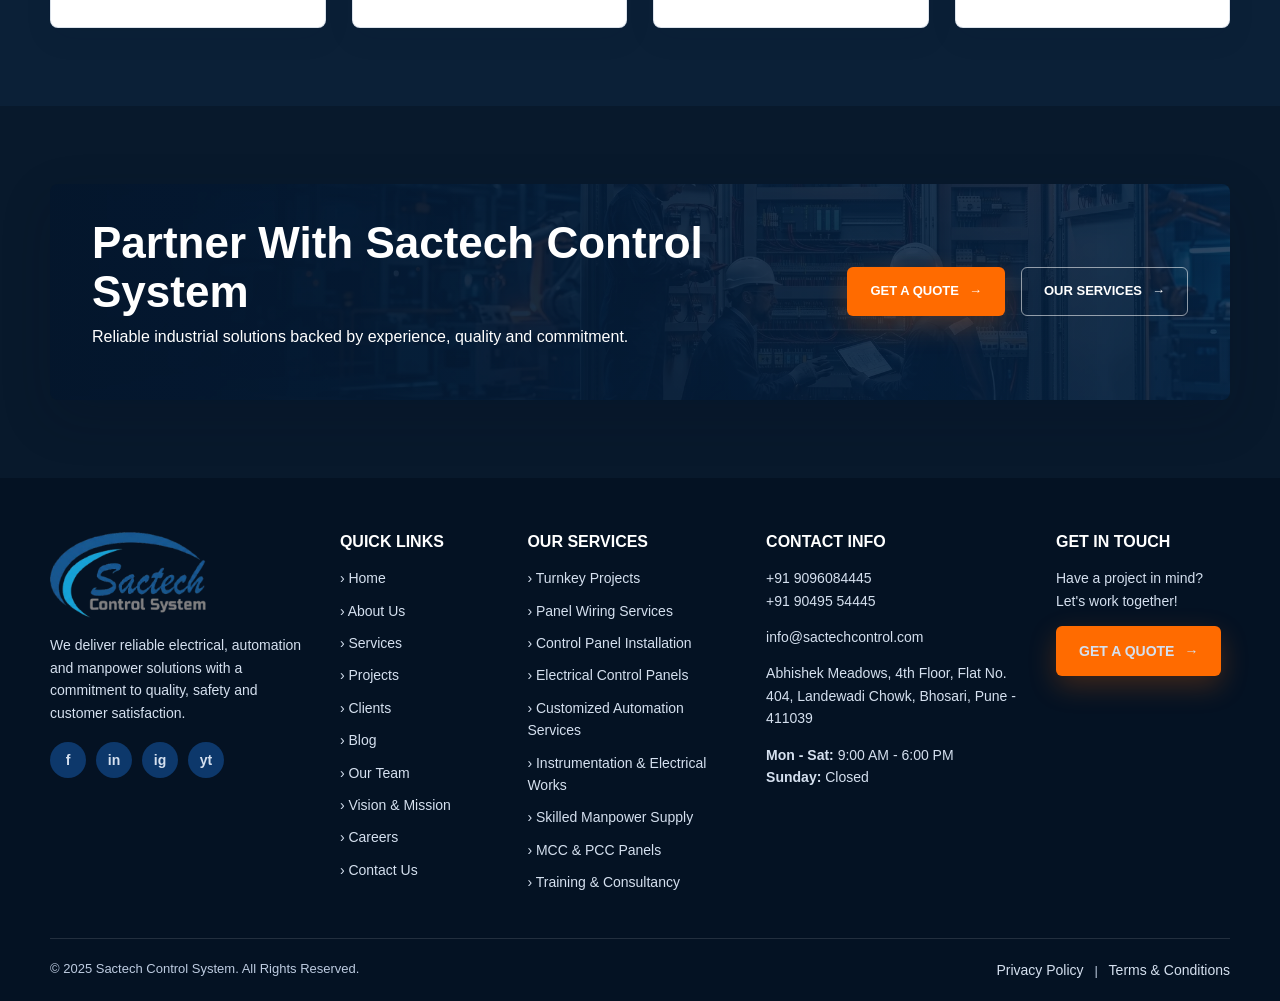
<file: vision-mission.html>
<!doctype html>
<html lang="en">
<head>
  <meta charset="utf-8">
  <meta name="viewport" content="width=device-width, initial-scale=1">
  <title>Vision & Mission | Sactech Control System</title>
  <meta name="description" content="Sactech Control System vision and mission for reliable industrial electrical, automation, control panel and technical manpower solutions.">
  <link rel="canonical" href="https://sactechcontrol.com/vision-mission.html">
  <link rel="stylesheet" href="assets/css/styles.css">
</head>
<body data-page="about">
  <div data-site-header></div>
  <main>
    <section class="page-hero compact" data-bg="hero-3.webp">
      <div class="container page-hero-copy">
        <div class="breadcrumb"><a href="index.html">Home</a><span>›</span><span>Vision & Mission</span></div>
        <h1>Vision & <span class="text-orange">Mission</span></h1>
        <p class="lead">Building reliable industrial electrical and automation solutions with quality, safety and technical excellence.</p>
        <div class="accent-line" style="margin-left:0"></div>
      </div>
    </section>

    <section class="section">
      <div class="container split">
        <div>
          <p class="eyebrow">Our Vision</p>
          <h2>To Be a Trusted Industrial Partner for Electrical & Automation Excellence</h2>
          <p>Sactech Control System aims to become a preferred industrial service partner by delivering safe, reliable and efficient electrical, automation and technical workforce solutions across multiple sectors.</p>
          <p>We focus on practical execution, disciplined manpower, strong client relationships and continuous improvement in every project we deliver.</p>
        </div>
        <div class="image-stack">
          <img src="assets/images/hero-1.webp" alt="Industrial electrical team working on automation panels" loading="lazy">
        </div>
      </div>
    </section>

    <section class="section alt">
      <div class="container">
        <div class="section-head">
          <p class="eyebrow">Our Mission</p>
          <h2>Powering Industries With Dependable Solutions</h2>
          <div class="accent-line"></div>
        </div>
        <div class="card-grid">
          <div class="info-card" style="padding:30px"><h3>Quality Execution</h3><p>Deliver every electrical, automation and manpower assignment with practical planning, technical accuracy and quality workmanship.</p></div>
          <div class="info-card" style="padding:30px"><h3>Safety First</h3><p>Maintain safe working practices, disciplined site execution and responsible project coordination.</p></div>
          <div class="info-card" style="padding:30px"><h3>Reliable Support</h3><p>Support clients with responsive maintenance, troubleshooting, commissioning and long-term service relationships.</p></div>
          <div class="info-card" style="padding:30px"><h3>Skilled Workforce</h3><p>Build and provide trained technical manpower for industrial electrical, automation, maintenance and project support work.</p></div>
        </div>
      </div>
    </section>

    <section class="section">
      <div class="container cta">
        <div><h2>Partner With Sactech Control System</h2><p>Reliable industrial solutions backed by experience, quality and commitment.</p></div>
        <div class="cta-actions"><a class="btn" href="contact.html#quote">Get A Quote <span>→</span></a><a class="btn secondary" href="services.html">Our Services <span>→</span></a></div>
      </div>
    </section>
  </main>
  <div data-site-footer></div>
  <script src="assets/js/main.js"></script>
</body>
</html>
</file>
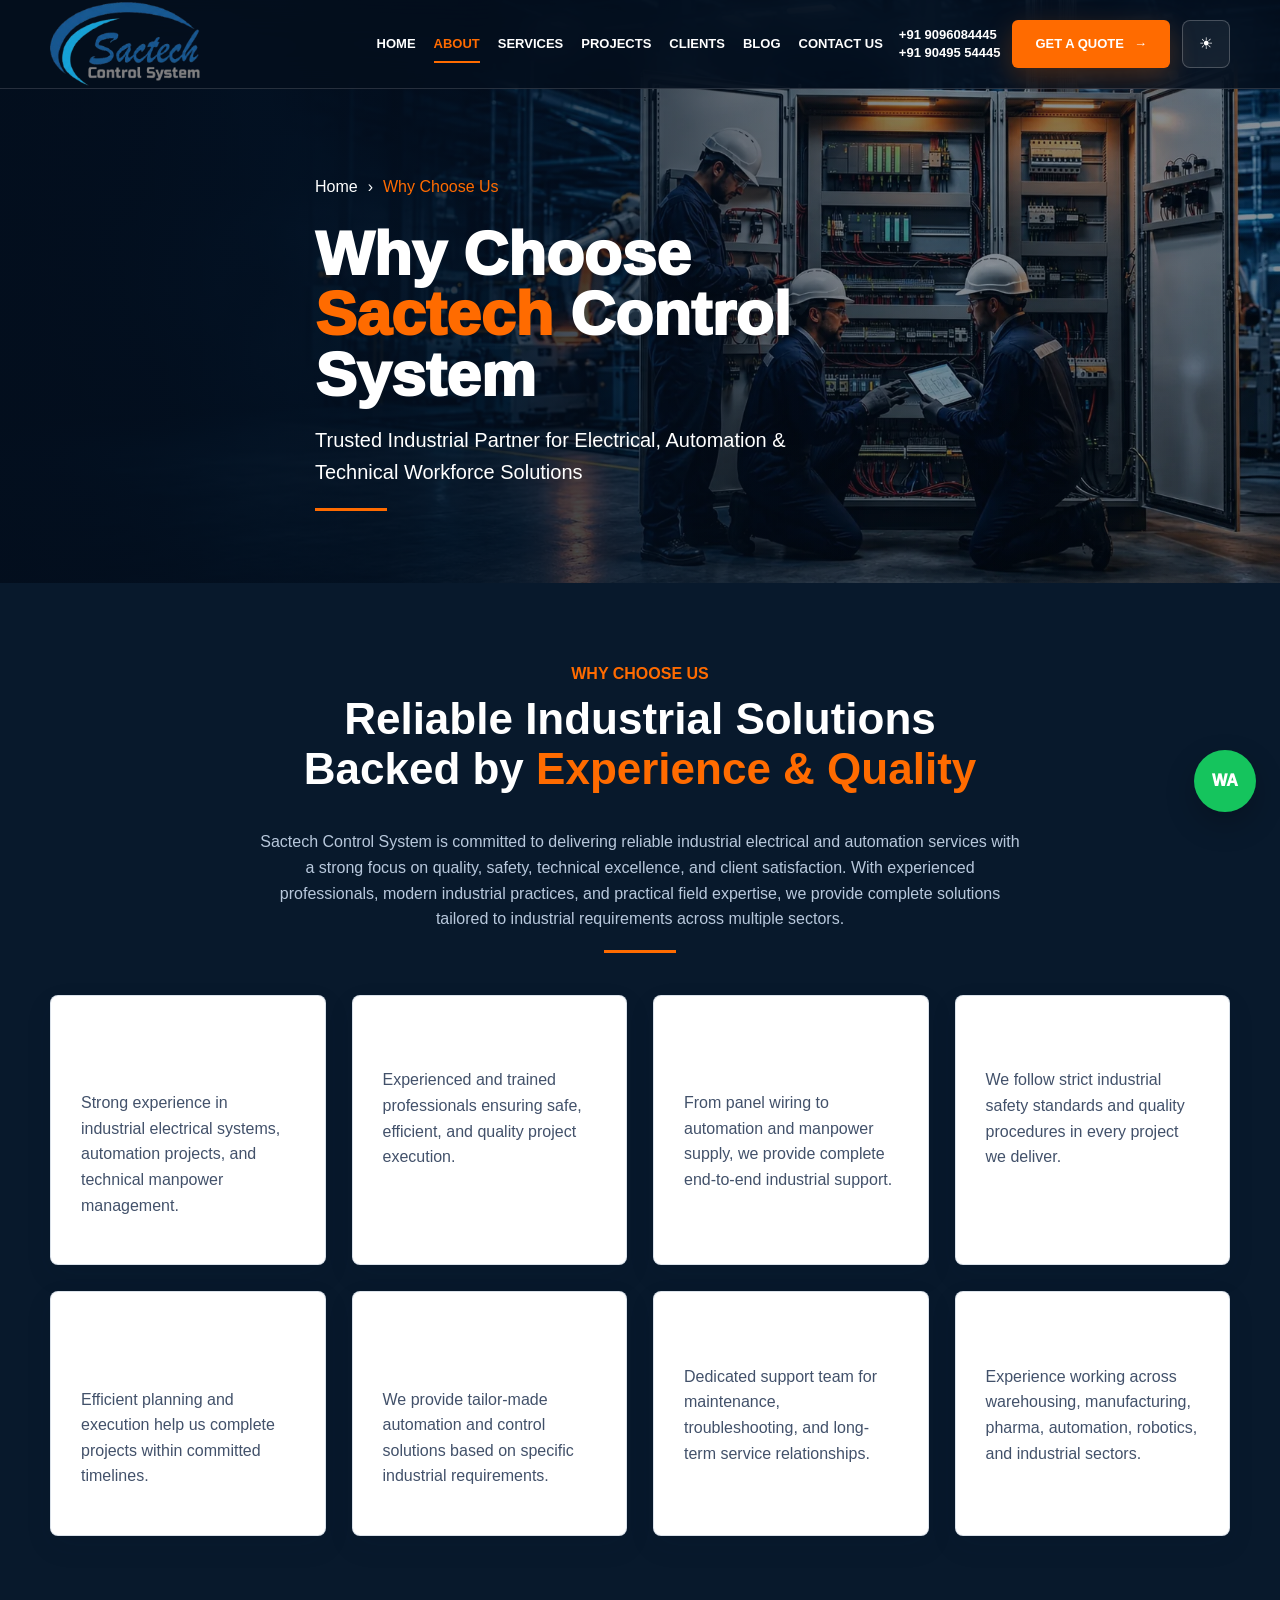
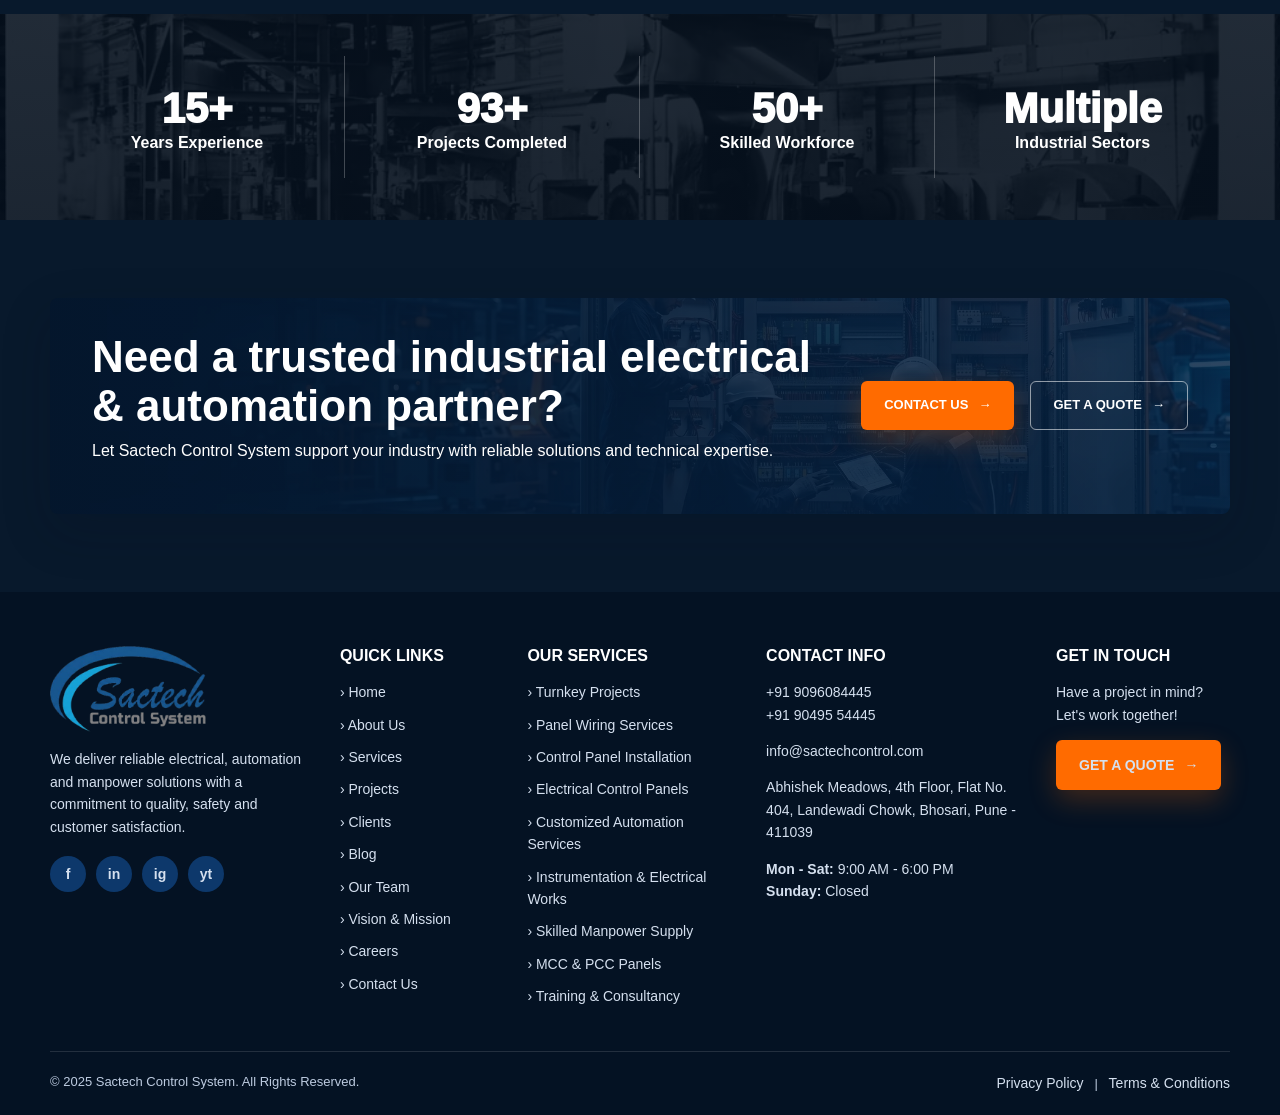
<file: why-choose-us.html>
<!doctype html>
<html lang="en">
<head>
  <meta charset="utf-8">
  <meta name="viewport" content="width=device-width, initial-scale=1">
  <title>Why Choose Us | Sactech Control System</title>
  <meta name="description" content="Why choose Sactech Control System: industry experience, skilled technical team, complete industrial solutions, quality, safety and client support.">
  <link rel="stylesheet" href="assets/css/styles.css">
</head>
<body data-page="about">
  <div data-site-header></div>
  <main>
    <section class="page-hero" data-bg="hero-1.webp">
      <div class="container page-hero-copy">
        <div class="breadcrumb"><a href="index.html">Home</a><span>›</span><span>Why Choose Us</span></div>
        <h1>Why Choose<br><span class="text-orange">Sactech</span> Control System</h1>
        <p class="lead">Trusted Industrial Partner for Electrical, Automation & Technical Workforce Solutions</p>
        <div class="accent-line" style="margin-left:0"></div>
      </div>
    </section>
    <section class="section">
      <div class="container">
        <div class="section-head">
          <p class="eyebrow">Why Choose Us</p>
          <h2>Reliable Industrial Solutions Backed by <span class="text-orange">Experience & Quality</span></h2>
          <p>Sactech Control System is committed to delivering reliable industrial electrical and automation services with a strong focus on quality, safety, technical excellence, and client satisfaction. With experienced professionals, modern industrial practices, and practical field expertise, we provide complete solutions tailored to industrial requirements across multiple sectors.</p>
          <div class="accent-line"></div>
        </div>
        <div class="card-grid">
          <div class="info-card" style="padding:30px"><h3>15+ Years Industry Experience</h3><p>Strong experience in industrial electrical systems, automation projects, and technical manpower management.</p></div>
          <div class="info-card" style="padding:30px"><h3>Skilled Technical Team</h3><p>Experienced and trained professionals ensuring safe, efficient, and quality project execution.</p></div>
          <div class="info-card" style="padding:30px"><h3>Complete Industrial Solutions</h3><p>From panel wiring to automation and manpower supply, we provide complete end-to-end industrial support.</p></div>
          <div class="info-card" style="padding:30px"><h3>Quality & Safety Focus</h3><p>We follow strict industrial safety standards and quality procedures in every project we deliver.</p></div>
          <div class="info-card" style="padding:30px"><h3>On-Time Project Execution</h3><p>Efficient planning and execution help us complete projects within committed timelines.</p></div>
          <div class="info-card" style="padding:30px"><h3>Customized Automation Support</h3><p>We provide tailor-made automation and control solutions based on specific industrial requirements.</p></div>
          <div class="info-card" style="padding:30px"><h3>Strong Client Support</h3><p>Dedicated support team for maintenance, troubleshooting, and long-term service relationships.</p></div>
          <div class="info-card" style="padding:30px"><h3>Multi-Industry Expertise</h3><p>Experience working across warehousing, manufacturing, pharma, automation, robotics, and industrial sectors.</p></div>
        </div>
      </div>
    </section>
    <section class="stats-band"><div class="container stats"><div class="stat"><span class="num" data-count="15" data-suffix="+">0+</span><span class="label">Years Experience</span></div><div class="stat"><span class="num" data-count="100" data-suffix="+">0+</span><span class="label">Projects Completed</span></div><div class="stat"><span class="num" data-count="50" data-suffix="+">0+</span><span class="label">Skilled Workforce</span></div><div class="stat"><span class="num">Multiple</span><span class="label">Industrial Sectors</span></div></div></section>
    <section class="section"><div class="container cta"><div><h2>Need a trusted industrial electrical & automation partner?</h2><p>Let Sactech Control System support your industry with reliable solutions and technical expertise.</p></div><div class="cta-actions"><a class="btn" href="contact.html">Contact Us <span>→</span></a><a class="btn secondary" href="contact.html#quote">Get A Quote <span>→</span></a></div></div></section>
  </main>
  <div data-site-footer></div>
  <script src="assets/js/main.js"></script>
</body>
</html>
</file>
<file: assets/css/styles.css>
:root {
  color-scheme: dark;
  --bg: #061423;
  --bg-2: #0a1d33;
  --surface: #0d2138;
  --surface-2: #102a46;
  --text: #ffffff;
  --muted: #b8c8dc;
  --line: rgba(255, 255, 255, 0.14);
  --card: #ffffff;
  --card-text: #07142a;
  --card-muted: #42516a;
  --orange: #ff6b00;
  --orange-2: #ff8a2a;
  --blue: #004a9f;
  --cyan: #21a9df;
  --shadow: 0 18px 50px rgba(3, 16, 32, 0.18);
  --radius: 8px;
  --max: 1180px;
  --font: "Inter", "Segoe UI", Arial, sans-serif;
  --section-bg: #08192c;
  --section-alt: #0b2037;
  --heading: #ffffff;
}

[data-theme="light"] {
  color-scheme: light;
  --bg: #f7fbff;
  --bg-2: #eef5fb;
  --surface: #ffffff;
  --surface-2: #f2f7fb;
  --text: #061326;
  --muted: #4b5d74;
  --line: rgba(4, 27, 54, 0.14);
  --card: #ffffff;
  --card-text: #07142a;
  --card-muted: #4b5d74;
  --shadow: 0 18px 40px rgba(10, 35, 65, 0.12);
  --section-bg: #ffffff;
  --section-alt: #f5f8fc;
  --heading: #07142a;
}

* {
  box-sizing: border-box;
}

html {
  scroll-behavior: smooth;
}

body {
  margin: 0;
  font-family: var(--font);
  color: var(--text);
  background: var(--bg);
  line-height: 1.6;
  overflow-x: hidden;
}

body.menu-open {
  overflow: hidden;
}

img {
  max-width: 100%;
  display: block;
}

a {
  color: inherit;
  text-decoration: none;
}

button,
input,
select,
textarea {
  font: inherit;
}

.container {
  width: min(var(--max), calc(100% - 40px));
  margin-inline: auto;
}

.site-header {
  position: fixed;
  inset: 0 0 auto;
  z-index: 100;
  background: rgba(4, 15, 29, 0.84);
  border-bottom: 1px solid var(--line);
  backdrop-filter: blur(18px);
  transition: background 0.25s ease, box-shadow 0.25s ease;
}

.site-header.scrolled {
  box-shadow: 0 10px 30px rgba(0, 0, 0, 0.22);
}

.nav-wrap {
  min-height: 88px;
  display: flex;
  align-items: center;
  gap: 16px;
}

.brand {
  display: flex;
  align-items: center;
  gap: 8px;
  min-width: 166px;
}

.brand img {
  width: 150px;
  height: auto;
  object-fit: contain;
}

.brand-tagline {
  display: none;
  color: var(--orange);
  font-size: 13px;
  line-height: 1.1;
  font-weight: 800;
  white-space: nowrap;
}

.nav-links {
  margin-left: auto;
  display: flex;
  align-items: center;
  gap: 18px;
  font-size: 13px;
  font-weight: 800;
  text-transform: uppercase;
}

.nav-link {
  position: relative;
  padding: 33px 0;
  letter-spacing: 0;
  white-space: nowrap;
}

.nav-link::after {
  content: "";
  position: absolute;
  left: 0;
  right: 0;
  bottom: 21px;
  height: 2px;
  background: var(--orange);
  transform: scaleX(0);
  transform-origin: center;
  transition: transform 0.2s ease;
}

.nav-link:hover,
.nav-link.active {
  color: var(--orange);
}

.nav-link:hover::after,
.nav-link.active::after {
  transform: scaleX(1);
}

.has-dropdown {
  position: relative;
}

.dropdown {
  position: absolute;
  top: 66px;
  left: -18px;
  width: 286px;
  padding: 12px;
  border: 1px solid var(--line);
  border-radius: var(--radius);
  background: rgba(5, 18, 35, 0.97);
  box-shadow: var(--shadow);
  opacity: 0;
  pointer-events: none;
  transform: translateY(10px);
  transition: opacity 0.2s ease, transform 0.2s ease;
}

.dropdown::before {
  content: "";
  position: absolute;
  left: 0;
  right: 0;
  top: -16px;
  height: 16px;
}

.has-dropdown:hover .dropdown,
.has-dropdown:focus-within .dropdown,
.has-dropdown.open .dropdown {
  opacity: 1;
  pointer-events: auto;
  transform: translateY(0);
}

.dropdown a {
  display: block;
  padding: 9px 10px;
  border-radius: 6px;
  color: #dfe8f5;
  text-transform: none;
  font-weight: 700;
}

.dropdown a:hover {
  color: #fff;
  background: rgba(255, 107, 0, 0.18);
}

.header-actions {
  display: flex;
  align-items: center;
  gap: 12px;
}

.phone-mini {
  display: grid;
  gap: 1px;
  color: #fff;
  font-weight: 800;
  font-size: 13px;
  line-height: 1.35;
  white-space: nowrap;
}

.icon-btn,
.menu-toggle {
  width: 48px;
  height: 48px;
  display: inline-grid;
  place-items: center;
  color: #fff;
  background: rgba(255, 255, 255, 0.06);
  border: 1px solid rgba(255, 255, 255, 0.22);
  border-radius: var(--radius);
  cursor: pointer;
  transition: 0.2s ease;
}

.icon-btn:hover,
.menu-toggle:hover {
  border-color: var(--orange);
  color: var(--orange);
}

.menu-toggle {
  display: none;
}

.btn {
  display: inline-flex;
  align-items: center;
  justify-content: center;
  gap: 10px;
  min-height: 46px;
  padding: 13px 22px;
  border-radius: 6px;
  border: 1px solid transparent;
  background: var(--orange);
  color: #fff;
  font-weight: 900;
  text-transform: uppercase;
  font-size: 13px;
  cursor: pointer;
  box-shadow: 0 10px 28px rgba(255, 107, 0, 0.24);
  transition: transform 0.2s ease, box-shadow 0.2s ease, background 0.2s ease, border-color 0.2s ease;
}

.btn:hover {
  transform: translateY(-2px);
  background: #ff7d17;
  box-shadow: 0 16px 34px rgba(255, 107, 0, 0.32);
}

.btn.secondary {
  background: transparent;
  border-color: rgba(255, 255, 255, 0.55);
  box-shadow: none;
}

.btn.secondary:hover {
  border-color: var(--orange);
}

.hero {
  position: relative;
  min-height: 760px;
  padding-top: 88px;
  overflow: hidden;
  background: #061423;
}

.hero.compact {
  min-height: 460px;
}

.hero-slider {
  position: absolute;
  inset: 0;
}

.slide {
  position: absolute;
  inset: 0;
  opacity: 0;
  transition: opacity 0.85s ease;
}

.slide.active {
  opacity: 1;
}

.slide::before,
.page-hero::before {
  content: "";
  position: absolute;
  inset: 0;
  background:
    linear-gradient(90deg, rgba(3, 14, 29, 0.94) 0%, rgba(3, 14, 29, 0.76) 34%, rgba(3, 14, 29, 0.2) 72%),
    linear-gradient(0deg, rgba(3, 14, 29, 0.34), rgba(3, 14, 29, 0.34));
  z-index: 1;
}

.slide img,
.page-hero img {
  width: 100%;
  height: 100%;
  object-fit: cover;
}

.page-hero > img {
  position: absolute;
  inset: 0;
}

.hero-content {
  position: relative;
  z-index: 2;
  min-height: 672px;
  display: grid;
  align-content: center;
  padding: 80px 0 72px;
}

.hero-copy,
.page-hero-copy {
  width: min(650px, 100%);
}

.eyebrow {
  color: var(--orange);
  font-weight: 900;
  text-transform: uppercase;
  letter-spacing: 0;
}

h1,
h2,
h3,
p {
  margin-top: 0;
}

h1 {
  margin-bottom: 18px;
  font-size: clamp(42px, 6vw, 76px);
  line-height: 0.98;
  letter-spacing: 0;
  font-weight: 950;
}

h2 {
  font-size: clamp(30px, 4vw, 44px);
  line-height: 1.12;
  letter-spacing: 0;
  color: var(--card-text);
}

h3 {
  color: var(--card-text);
  line-height: 1.22;
}

.text-orange {
  color: var(--orange);
}

.lead {
  font-size: clamp(18px, 2.3vw, 23px);
  color: #fff;
  max-width: 620px;
}

.feature-row {
  display: flex;
  flex-wrap: wrap;
  gap: 22px;
  margin: 34px 0;
}

.feature-chip {
  display: inline-flex;
  align-items: center;
  gap: 9px;
  color: #fff;
  font-weight: 900;
  text-transform: uppercase;
  font-size: 13px;
}

.line-icon {
  width: 32px;
  height: 32px;
  color: var(--orange);
}

.hero-controls {
  position: absolute;
  inset: 0;
  z-index: 3;
  pointer-events: none;
}

.slider-btn {
  pointer-events: auto;
  position: absolute;
  top: 50%;
  transform: translateY(-50%);
  width: 52px;
  height: 52px;
  border-radius: 50%;
  border: 1px solid rgba(255, 255, 255, 0.65);
  background: rgba(0, 0, 0, 0.12);
  color: #fff;
  cursor: pointer;
}

.slider-btn.prev {
  left: 26px;
}

.slider-btn.next {
  right: 26px;
}

.dots {
  position: absolute;
  z-index: 3;
  left: 50%;
  bottom: 28px;
  transform: translateX(-50%);
  display: flex;
  gap: 10px;
}

.dot {
  width: 13px;
  height: 13px;
  border-radius: 50%;
  border: 0;
  background: rgba(255, 255, 255, 0.88);
  cursor: pointer;
}

.dot.active {
  background: var(--orange);
}

.section {
  padding: 78px 0;
  background: var(--section-bg);
  color: var(--muted);
}

.section.alt {
  background: var(--section-alt);
}

.section.dark {
  background: var(--bg);
  color: #fff;
}

.section.dark h2,
.section.dark h3 {
  color: #fff;
}

.section-head {
  text-align: center;
  max-width: 760px;
  margin: 0 auto 42px;
}

.section h2,
.section h3 {
  color: var(--heading);
}

.section-head .eyebrow {
  margin-bottom: 8px;
}

.accent-line {
  width: 72px;
  height: 3px;
  background: var(--orange);
  margin: 18px auto 0;
}

.split {
  display: grid;
  grid-template-columns: 1fr 1fr;
  gap: 68px;
  align-items: center;
}

.image-stack {
  position: relative;
}

.image-stack img {
  border-radius: var(--radius);
  box-shadow: var(--shadow);
  aspect-ratio: 1.18 / 1;
  object-fit: cover;
}

.image-stack::before {
  content: "";
  position: absolute;
  left: -26px;
  top: 20px;
  width: 96px;
  height: 160px;
  background-image: radial-gradient(var(--orange) 1.6px, transparent 1.7px);
  background-size: 14px 14px;
  opacity: 0.9;
}

.image-stack::after {
  content: "";
  position: absolute;
  left: 0;
  bottom: -16px;
  width: 120px;
  height: 78px;
  background: var(--blue);
  border-radius: var(--radius);
  z-index: -1;
}

.card-grid {
  display: grid;
  grid-template-columns: repeat(4, 1fr);
  gap: 26px;
}

.card-grid.three {
  grid-template-columns: repeat(3, 1fr);
}

.card-grid.two {
  grid-template-columns: repeat(2, 1fr);
}

.service-card,
.info-card,
.project-card,
.blog-card,
.team-card,
.client-card,
.contact-card {
  position: relative;
  background: var(--card);
  color: var(--card-text);
  border: 1px solid rgba(5, 52, 105, 0.14);
  border-radius: var(--radius);
  box-shadow: 0 10px 28px rgba(7, 23, 46, 0.08);
  transition: transform 0.25s ease, border-color 0.25s ease, box-shadow 0.25s ease, background 0.25s ease;
}

.service-card {
  min-height: 292px;
  padding: 30px 26px;
  clip-path: polygon(0 0, calc(100% - 14px) 0, 100% 14px, 100% 100%, 14px 100%, 0 calc(100% - 14px));
  cursor: pointer;
}

.service-card:hover,
.project-card:hover,
.blog-card:hover,
.team-card:hover,
.client-card:hover,
.info-card:hover {
  transform: translateY(-7px);
  border-color: var(--orange);
  box-shadow: 0 20px 54px rgba(255, 107, 0, 0.15), 0 10px 32px rgba(0, 74, 159, 0.16);
}

.service-icon,
.stat-icon {
  width: 70px;
  height: 70px;
  display: grid;
  place-items: center;
  margin-bottom: 24px;
  border-radius: 18px;
  background: #fff2ea;
  color: var(--blue);
  border: 1px solid rgba(255, 107, 0, 0.18);
}

.service-num {
  position: absolute;
  right: 25px;
  top: 25px;
  color: var(--orange);
  font-size: 24px;
  font-weight: 950;
}

.service-card h3 {
  margin-bottom: 12px;
}

.service-card p,
.info-card p,
.project-card p,
.blog-card p,
.team-card p {
  color: var(--card-muted);
}

.more {
  color: var(--orange);
  font-weight: 900;
  display: inline-flex;
  gap: 8px;
  align-items: center;
}

.stats-band {
  padding: 42px 0;
  background:
    linear-gradient(rgba(4, 15, 29, 0.88), rgba(4, 15, 29, 0.9)),
    url("../images/factory-machinery.webp") center/cover;
}

.stats {
  display: grid;
  grid-template-columns: repeat(4, 1fr);
  color: #fff;
}

.stat {
  padding: 22px 30px;
  text-align: center;
  border-right: 1px solid rgba(255, 255, 255, 0.24);
}

.stat:last-child {
  border-right: 0;
}

.stat .num {
  display: block;
  margin-top: 10px;
  font-size: 42px;
  line-height: 1;
  font-weight: 950;
}

.stat .label {
  display: block;
  font-weight: 800;
}

.cta {
  display: grid;
  grid-template-columns: 1fr auto;
  gap: 26px;
  align-items: center;
  padding: 34px 42px;
  border-radius: var(--radius);
  background:
    linear-gradient(90deg, rgba(4, 22, 45, 0.96), rgba(5, 34, 67, 0.84)),
    url("../images/team-wide.webp") right center/cover;
  box-shadow: var(--shadow);
  color: #fff;
}

.cta h2,
.cta h3 {
  color: #fff;
  margin-bottom: 8px;
}

.cta-actions {
  display: flex;
  gap: 16px;
  flex-wrap: wrap;
}

.page-hero {
  position: relative;
  min-height: 430px;
  padding-top: 88px;
  overflow: hidden;
}

.page-hero-copy {
  position: relative;
  z-index: 2;
  padding: 86px 0 72px;
}

.breadcrumb {
  display: flex;
  gap: 10px;
  align-items: center;
  margin-bottom: 24px;
  color: #fff;
}

.breadcrumb span:last-child {
  color: var(--orange);
}

.page-hero h1 {
  font-size: clamp(42px, 5vw, 62px);
  margin-bottom: 18px;
}

.page-hero .lead {
  max-width: 540px;
  font-size: 20px;
}

.quick-stats {
  margin-top: -44px;
  position: relative;
  z-index: 5;
}

.quick-stats .inner {
  display: grid;
  grid-template-columns: repeat(5, 1fr);
  gap: 0;
  background: #fff;
  color: var(--card-text);
  border-radius: var(--radius);
  box-shadow: var(--shadow);
  overflow: hidden;
}

.quick-stats .item {
  text-align: center;
  padding: 28px 15px;
  border-right: 1px solid rgba(7, 20, 42, 0.12);
  font-weight: 800;
}

.quick-stats .item:last-child {
  border-right: 0;
}

.quick-stats b {
  display: block;
  font-size: 28px;
}

.filter-bar {
  display: flex;
  gap: 14px;
  flex-wrap: wrap;
  margin: 34px 0 26px;
}

.filter-btn {
  border: 1px solid rgba(7, 20, 42, 0.18);
  color: var(--card-text);
  background: #fff;
  border-radius: 6px;
  padding: 12px 18px;
  font-weight: 800;
  cursor: pointer;
}

.filter-btn.active,
.filter-btn:hover {
  background: var(--orange);
  color: #fff;
  border-color: var(--orange);
}

.project-card,
.blog-card {
  overflow: hidden;
}

.project-card img,
.blog-card img {
  width: 100%;
  height: 210px;
  object-fit: cover;
}

.project-body,
.blog-body {
  padding: 22px;
}

.tag {
  display: inline-flex;
  padding: 3px 8px;
  background: #fff2ea;
  color: var(--orange);
  border-radius: 4px;
  font-size: 11px;
  font-weight: 900;
  text-transform: uppercase;
}

.meta {
  display: flex;
  gap: 18px;
  color: #66738a;
  font-size: 13px;
  margin-top: 16px;
}

.team-card {
  overflow: hidden;
  text-align: center;
}

.team-card img {
  width: 100%;
  height: 280px;
  object-fit: cover;
  object-position: top center;
  background: var(--bg);
}

.team-card .body {
  padding: 24px 28px 30px;
}

.team-role {
  color: var(--orange);
  font-weight: 900;
  margin-top: -8px;
}

.client-grid {
  display: grid;
  grid-template-columns: repeat(6, 1fr);
  gap: 14px;
}

.client-card {
  min-height: 122px;
  display: grid;
  place-items: center;
  text-align: center;
  padding: 20px 12px;
}

.client-logo {
  color: var(--blue);
  font-size: 24px;
  font-weight: 950;
  line-height: 1;
}

.client-card small {
  color: var(--card-muted);
  font-weight: 700;
}

.testimonial {
  display: grid;
  grid-template-columns: 1fr 1.25fr;
  gap: 40px;
  align-items: center;
  padding: 36px;
  background:
    linear-gradient(90deg, rgba(4, 22, 45, 0.96), rgba(5, 34, 67, 0.84)),
    url("../images/factory-machinery.webp") center/cover;
  border-radius: var(--radius);
  color: #fff;
}

.testimonial h3 {
  color: #fff;
}

.contact-methods {
  display: grid;
  grid-template-columns: repeat(4, 1fr);
  gap: 0;
  margin-top: -48px;
  position: relative;
  z-index: 5;
  box-shadow: var(--shadow);
  border-radius: var(--radius);
  overflow: hidden;
}

.contact-card {
  display: flex;
  align-items: center;
  gap: 18px;
  padding: 28px;
  border-radius: 0;
}

.form-panel {
  padding: 32px;
  background: var(--bg);
  color: #fff;
  border-radius: var(--radius);
}

.form-panel h2,
.form-panel h3 {
  color: #fff;
}

.form-grid {
  display: grid;
  grid-template-columns: 1fr 1fr;
  gap: 18px;
}

.field.full {
  grid-column: 1 / -1;
}

.field input,
.field select,
.field textarea,
.newsletter input {
  width: 100%;
  border: 1px solid rgba(7, 20, 42, 0.16);
  background: #fff;
  color: var(--card-text);
  border-radius: 6px;
  padding: 15px 16px;
  outline: 0;
}

[data-theme="dark"] .side-box {
  background: var(--card);
  color: var(--card-text);
}

[data-theme="dark"] .side-box h3 {
  color: var(--card-text);
}

.field textarea {
  min-height: 140px;
  resize: vertical;
}

.field input:focus,
.field select:focus,
.field textarea:focus {
  border-color: var(--orange);
  box-shadow: 0 0 0 3px rgba(255, 107, 0, 0.12);
}

.company-info {
  padding: 32px;
}

.info-list {
  display: grid;
  gap: 16px;
}

.info-line {
  display: grid;
  grid-template-columns: 42px 1fr;
  gap: 14px;
  padding-bottom: 14px;
  border-bottom: 1px solid rgba(7, 20, 42, 0.1);
}

.info-line b {
  display: block;
}

.map-card {
  min-height: 260px;
  border-radius: var(--radius);
  overflow: hidden;
  border: 1px solid rgba(7, 20, 42, 0.12);
}

.map-card iframe {
  width: 100%;
  height: 320px;
  border: 0;
  filter: saturate(0.8);
}

.blog-layout {
  display: grid;
  grid-template-columns: 1fr 330px;
  gap: 34px;
}

.featured-blog {
  display: grid;
  grid-template-columns: 1fr 1fr;
  margin-bottom: 36px;
}

.featured-blog img {
  height: 100%;
}

.sidebar {
  display: grid;
  gap: 22px;
}

.side-box {
  padding: 24px;
  background: #fff;
  color: var(--card-text);
  border-radius: var(--radius);
  box-shadow: 0 10px 28px rgba(7, 23, 46, 0.08);
}

.search-box {
  display: grid;
  grid-template-columns: 1fr 52px;
}

.search-box input {
  border-radius: 6px 0 0 6px;
}

.search-box button {
  border-radius: 0 6px 6px 0;
}

.category-list,
.recent-list,
.footer-links {
  list-style: none;
  padding: 0;
  margin: 0;
}

.category-list li,
.footer-links li {
  margin-bottom: 10px;
}

.recent-item {
  display: grid;
  grid-template-columns: 72px 1fr;
  gap: 12px;
  margin-bottom: 14px;
}

.recent-item img {
  height: 64px;
  object-fit: cover;
  border-radius: 6px;
}

.site-footer {
  background: #041223;
  color: #fff;
  padding: 54px 0 20px;
}

.footer-grid {
  display: grid;
  grid-template-columns: 1.25fr 0.75fr 1fr 1.25fr 0.85fr;
  gap: 34px;
}

.footer-logo {
  width: 156px;
  margin-bottom: 16px;
}

.site-footer h3 {
  color: #fff;
  font-size: 16px;
  text-transform: uppercase;
}

.site-footer p,
.site-footer a,
.footer-links {
  color: #d5e0ef;
  font-size: 14px;
}

.site-footer a:hover {
  color: var(--orange);
}

.socials {
  display: flex;
  gap: 10px;
  margin-top: 18px;
}

.socials a {
  width: 36px;
  height: 36px;
  display: grid;
  place-items: center;
  border-radius: 50%;
  background: #0d386b;
  font-weight: 900;
}

.footer-bottom {
  display: flex;
  justify-content: space-between;
  gap: 20px;
  margin-top: 34px;
  padding-top: 20px;
  border-top: 1px solid rgba(255, 255, 255, 0.12);
  color: #bdcbe0;
  font-size: 13px;
}

.floating-whatsapp,
.back-top {
  position: fixed;
  z-index: 80;
  display: grid;
  place-items: center;
  box-shadow: 0 12px 30px rgba(0, 0, 0, 0.22);
}

.floating-whatsapp {
  right: 24px;
  bottom: 88px;
  width: 62px;
  height: 62px;
  border-radius: 50%;
  color: #fff;
  background: #15c45d;
  font-weight: 950;
}

.back-top {
  right: 28px;
  bottom: 24px;
  width: 44px;
  height: 44px;
  border: 0;
  border-radius: 6px;
  color: #fff;
  background: var(--orange);
  cursor: pointer;
  opacity: 0;
  pointer-events: none;
  transition: 0.2s ease;
}

.back-top.show {
  opacity: 1;
  pointer-events: auto;
}

.reveal {
  opacity: 0;
  transform: translateY(22px);
  transition: opacity 0.65s ease, transform 0.65s ease;
}

.reveal.in {
  opacity: 1;
  transform: translateY(0);
}

.detail-panel {
  background: #fff;
  color: var(--card-text);
  border-radius: var(--radius);
  box-shadow: var(--shadow);
  overflow: hidden;
}

.detail-hero {
  display: grid;
  grid-template-columns: 1fr 1fr;
}

.detail-hero img {
  width: 100%;
  height: 100%;
  min-height: 360px;
  object-fit: cover;
}

.detail-copy {
  padding: 42px;
}

.check-list {
  display: grid;
  gap: 10px;
  padding: 0;
  margin: 22px 0;
  list-style: none;
}

.check-list li::before {
  content: "✓";
  color: var(--orange);
  font-weight: 950;
  margin-right: 9px;
}

.modal {
  position: fixed;
  inset: 0;
  z-index: 200;
  display: none;
  place-items: center;
  padding: 20px;
  background: rgba(0, 0, 0, 0.62);
}

.modal.open {
  display: grid;
}

.modal-card {
  width: min(820px, 100%);
  max-height: 90vh;
  overflow: auto;
  background: #fff;
  color: var(--card-text);
  border-radius: var(--radius);
  box-shadow: var(--shadow);
}

.modal-card img {
  width: 100%;
  height: 300px;
  object-fit: cover;
}

.modal-body {
  padding: 28px;
}

.modal-close {
  position: absolute;
  top: 18px;
  right: 18px;
  width: 44px;
  height: 44px;
  border: 0;
  border-radius: 50%;
  background: #fff;
  cursor: pointer;
  font-size: 24px;
}

@media (prefers-reduced-motion: reduce) {
  *,
  *::before,
  *::after {
    animation-duration: 0.001ms !important;
    transition-duration: 0.001ms !important;
    scroll-behavior: auto !important;
  }
}

@media (max-width: 1120px) {
  .phone-mini {
    display: none;
  }

  .nav-links {
    gap: 18px;
  }
}

@media (max-width: 980px) {
  .nav-wrap {
    min-height: 78px;
  }

  .brand img {
    width: 140px;
  }

  .menu-toggle {
    display: inline-grid;
  }

  .nav-links {
    position: fixed;
    inset: 78px 0 0;
    display: block;
    padding: 18px 22px 120px;
    background: #041223;
    overflow: auto;
    transform: translateX(105%);
    transition: transform 0.25s ease;
  }

  .nav-links.open {
    transform: translateX(0);
  }

  .nav-link {
    display: block;
    padding: 15px 0;
    border-bottom: 1px solid rgba(255, 255, 255, 0.1);
  }

  .nav-link::after {
    display: none;
  }

  .dropdown {
    position: static;
    width: 100%;
    margin: 6px 0 12px;
    opacity: 1;
    pointer-events: auto;
    transform: none;
    display: none;
  }

  .has-dropdown.open .dropdown {
    display: block;
  }

  .header-actions .quote-btn {
    display: none;
  }

  .hero,
  .hero.compact {
    min-height: 640px;
    padding-top: 78px;
  }

  .hero-content {
    min-height: 562px;
    padding: 66px 0;
  }

  .slider-btn {
    display: none;
  }

  .split,
  .detail-hero,
  .testimonial,
  .blog-layout,
  .featured-blog {
    grid-template-columns: 1fr;
  }

  .featured-blog img {
    height: 260px;
  }

  .card-grid,
  .card-grid.three,
  .card-grid.two,
  .client-grid {
    grid-template-columns: repeat(2, 1fr);
  }

  .stats {
    grid-template-columns: repeat(2, 1fr);
  }

  .quick-stats .inner {
    grid-template-columns: repeat(2, 1fr);
  }

  .contact-methods {
    grid-template-columns: repeat(2, 1fr);
  }

  .footer-grid {
    grid-template-columns: repeat(2, 1fr);
  }

  .cta {
    grid-template-columns: 1fr;
  }
}

@media (max-width: 640px) {
  .container {
    width: min(100% - 28px, var(--max));
  }

  .nav-wrap {
    gap: 10px;
  }

  .brand {
    min-width: 0;
  }

  .brand img {
    width: 150px;
  }

  .icon-btn,
  .menu-toggle {
    width: 42px;
    height: 42px;
  }

  .hero,
  .hero.compact {
    min-height: 620px;
  }

  .hero-content {
    min-height: 542px;
  }

  h1 {
    font-size: 28px;
    line-height: 1.05;
  }

  h2 {
    font-size: 30px;
  }

  h1,
  h2,
  h3,
  p,
  a,
  span {
    overflow-wrap: anywhere;
  }

  .lead {
    font-size: 17px;
  }

  .hero-copy,
  .page-hero-copy {
    width: min(100%, 318px);
  }

  .feature-row {
    gap: 14px;
  }

  .feature-chip {
    width: 100%;
    align-items: flex-start;
    font-size: 12px;
    line-height: 1.25;
  }

  .section {
    padding: 58px 0;
  }

  .card-grid,
  .card-grid.three,
  .card-grid.two,
  .client-grid,
  .stats,
  .quick-stats .inner,
  .contact-methods,
  .form-grid,
  .footer-grid {
    grid-template-columns: 1fr;
  }

  .quick-stats {
    margin-top: 0;
  }

  .contact-methods {
    margin-top: 0;
  }

  .stat,
  .quick-stats .item {
    border-right: 0;
    border-bottom: 1px solid rgba(255, 255, 255, 0.16);
  }

  .quick-stats .item {
    border-bottom-color: rgba(7, 20, 42, 0.1);
  }

  .cta {
    padding: 28px 22px;
  }

  .cta-actions .btn,
  .hero-copy .btn {
    width: 100%;
  }

  .page-hero {
    min-height: 390px;
    padding-top: 78px;
  }

  .page-hero-copy {
    padding: 58px 0;
  }

  .footer-bottom {
    display: block;
  }

  .floating-whatsapp {
    width: 56px;
    height: 56px;
    right: 16px;
  }
}
</file>
